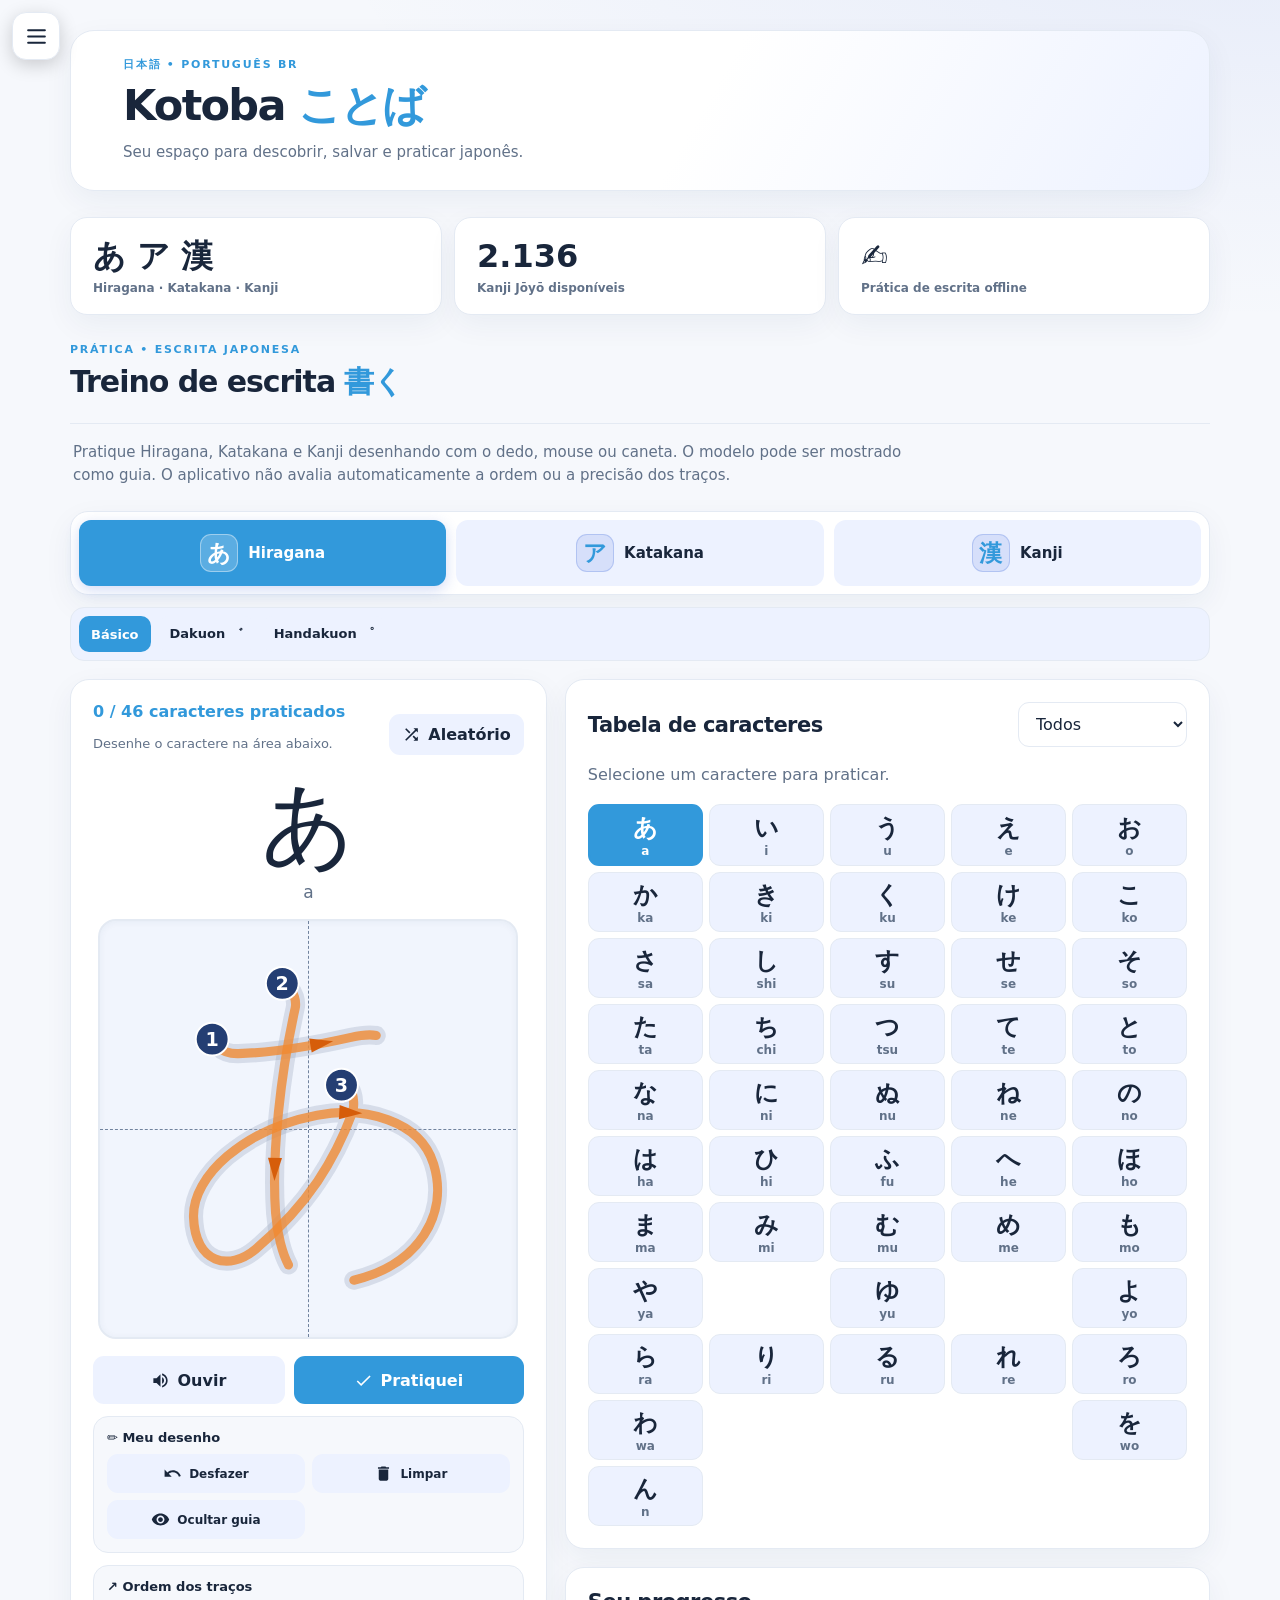
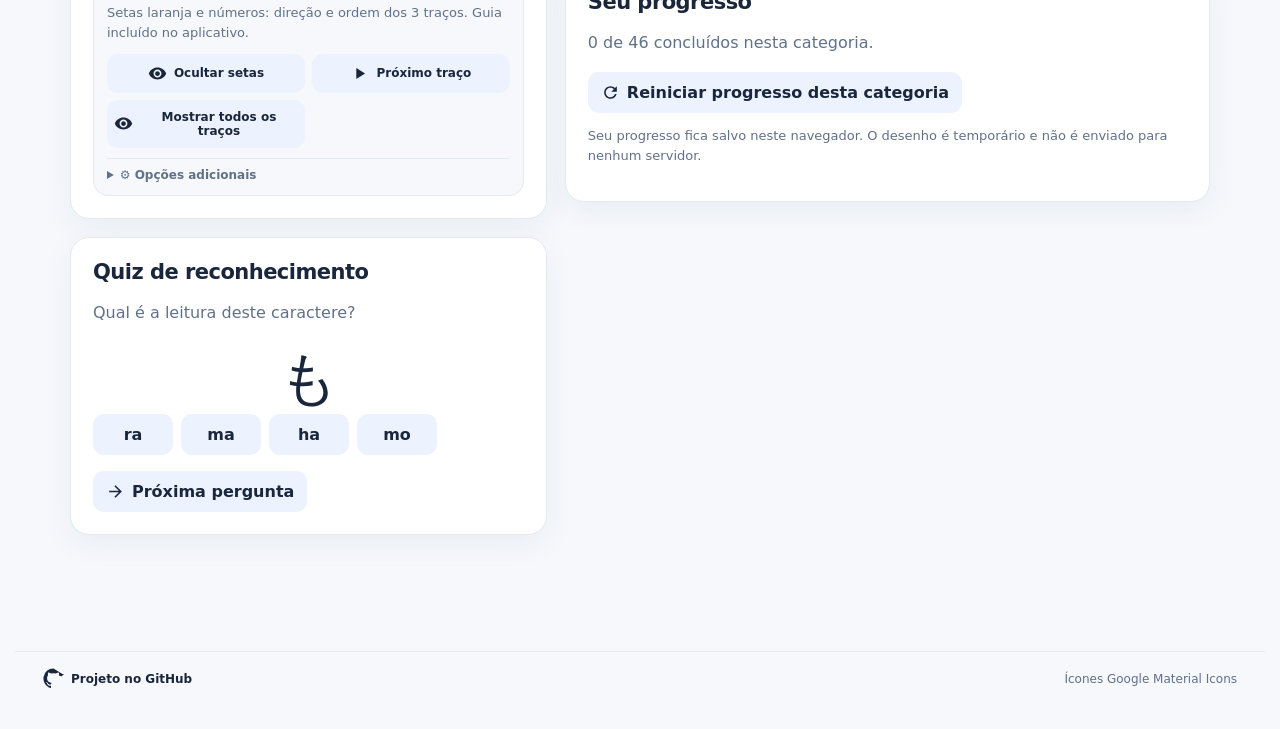
<file: pratica.html>
<!doctype html><html lang="pt-BR"><head><meta charset="utf-8"><meta name="viewport" content="width=device-width,initial-scale=1"><meta name="theme-color" content="#111c30"><title>Treino de escrita • Kotoba</title><style>
:root{font-family:system-ui,-apple-system,Segoe UI,sans-serif;--bg:#f4f7fc;--card:#fff;--ink:#182941;--muted:#61738d;--line:#dce5f2;--accent:#4564d9;--soft:#eaf0ff;--writing-surface:#f0f3fa;color-scheme:light}
:root[data-theme=dark]{--bg:#0b1322;--card:#152238;--ink:#edf3ff;--muted:#b5c3d8;--line:#33445c;--accent:#819cff;--soft:#263955;--writing-surface:#25364e;color-scheme:dark}
*{box-sizing:border-box}body{background:var(--bg);color:var(--ink);margin:0}main{max-width:1150px;margin:auto;padding:22px 16px 70px}a{color:var(--accent);text-decoration:none}h1{font-size:clamp(25px,4vw,38px);margin:12px 0}p{color:var(--muted);line-height:1.55}button,select{font:inherit;border-radius:11px;padding:11px 13px;cursor:pointer}button{border:0;background:var(--accent);color:white;font-weight:650}button.secondary{background:var(--soft);color:var(--ink)}select{border:1px solid var(--line);background:var(--card);color:var(--ink)}.header{display:flex;align-items:center;justify-content:space-between;gap:10px;flex-wrap:wrap}.layout{display:grid;grid-template-columns:minmax(0,.72fr) minmax(390px,1.28fr);gap:18px;margin-top:18px}.panel{border:1px solid var(--line);background:var(--card);border-radius:18px;padding:20px;margin-bottom:15px}.tabs,.buttons,.filters{display:flex;gap:8px;flex-wrap:wrap}.subtabs{display:flex;flex-wrap:wrap;gap:7px;margin:10px 0 2px;padding:9px;background:var(--soft);border:1px solid var(--line);border-radius:12px}.subtabs button{font-size:13px;padding:9px 12px}.subtabs[hidden]{display:none}.tabs button.active{outline:3px solid var(--accent);outline-offset:2px}.target{font-size:84px;font-weight:500;text-align:center;line-height:1.3}.subtitle{text-align:center;font-size:17px;color:var(--muted)}.grid{display:grid;grid-template-columns:repeat(5,minmax(0,1fr));justify-content:stretch;gap:6px;max-height:none;overflow:visible;margin:14px 0 0;width:100%}.grid .tile{min-width:0;width:100%}.grid .kana-empty{min-height:1px;pointer-events:none}.grid .kana-heading{grid-column:1/-1;font-size:12px;font-weight:700;color:var(--muted);margin-top:8px}.tile{background:var(--soft);color:var(--ink);padding:6px 4px;border:1px solid var(--line);font-size:24px;min-height:48px}.tile small{display:block;font-size:12px;color:var(--muted)}.tile.active{border:2px solid var(--accent)}.canvas-wrap{position:relative;max-width:420px;margin:14px auto;aspect-ratio:1;border:2px solid var(--line);border-radius:12px;overflow:hidden;background:var(--writing-surface);touch-action:none}.canvas-wrap:before,.canvas-wrap:after{content:"";position:absolute;pointer-events:none;z-index:0}.canvas-wrap:before{border-left:1px dashed #71839e;left:50%;height:100%}.canvas-wrap:after{border-top:1px dashed #71839e;top:50%;width:100%}canvas{position:relative;z-index:1;width:100%;height:100%;touch-action:none;display:block}.hint{position:absolute;inset:0;display:flex;align-items:center;justify-content:center;font-size:220px;color:rgba(90,115,155,.12);pointer-events:none;z-index:0}.progress{font-weight:700;color:var(--accent)}.quiz-option{min-width:80px}.notice{font-size:13px}.row{display:flex;align-items:center;gap:10px;flex-wrap:wrap;justify-content:space-between}@media(max-width:790px){.layout{grid-template-columns:1fr}.target{font-size:66px}}@media(max-width:480px){.grid{grid-template-columns:repeat(5,minmax(0,1fr));gap:5px}.grid .tile{padding:8px 2px}}@media(max-width:400px){.panel{padding:14px}.hint{font-size:170px}}
nav.site-nav{display:flex;flex-wrap:wrap;gap:8px;background:var(--card);border:1px solid var(--line);border-radius:14px;padding:10px;margin:12px 0 22px}nav.site-nav a{display:inline-block;padding:11px 13px;border-radius:10px;color:var(--ink);font-size:14px;font-weight:650;text-decoration:none;background:var(--soft)}nav.site-nav a.active{background:var(--accent);color:white}nav.site-nav a:focus-visible{outline:2px solid var(--accent);outline-offset:2px}@media(max-width:540px){nav.site-nav{display:grid;grid-template-columns:repeat(5,minmax(0,1fr));gap:3px;padding:5px}nav.site-nav a{padding:10px 2px;text-align:center;font-size:11px}} .stroke-overlay{position:absolute;inset:0;width:100%;height:100%;z-index:2;pointer-events:none}.stroke-help{margin:10px 0;color:var(--muted);font-size:13px}.stroke-help strong{color:var(--ink)}.practice-actions{display:grid;gap:12px;margin-top:14px}.action-primary{display:grid;grid-template-columns:1fr 1.2fr;gap:9px}.action-primary button{min-height:48px}.action-primary #done{font-size:16px}.action-group{border:1px solid var(--line);border-radius:13px;padding:11px;background:var(--card)}.action-label{font-size:13px;font-weight:750;margin-bottom:9px;color:var(--ink)}.action-grid{display:grid;grid-template-columns:repeat(2,minmax(0,1fr));gap:7px}.action-grid button{font-size:12px;padding:10px 7px;min-width:0}.stroke-help{margin:0 0 10px!important}.advanced-actions{margin-top:10px;border-top:1px solid var(--line);padding-top:9px}.advanced-actions summary{cursor:pointer;font-size:12px;color:var(--muted);font-weight:650}.advanced-actions button{margin-top:9px;font-size:12px;width:100%}@media(max-width:400px){.action-grid{grid-template-columns:1fr 1fr}.action-primary{grid-template-columns:1fr 1fr}}.stroke-background{fill:none;stroke:#94a3b8;stroke-width:5;stroke-linecap:round;stroke-linejoin:round;opacity:.30}.stroke-path{fill:none;stroke:#f18a30;stroke-width:2.4;stroke-linecap:round;stroke-linejoin:round;opacity:.78}.stroke-arrow{fill:#d65d0a}.stroke-index{fill:#243e73;stroke:white;stroke-width:.5}.stroke-num{fill:white;font-size:5px;text-anchor:middle;dominant-baseline:central;font-family:system-ui,sans-serif;font-weight:bold}.celebration{position:fixed;inset:0;z-index:10000;pointer-events:none;overflow:hidden}.confetti-piece{position:absolute;top:-12vh;width:10px;height:17px;border-radius:2px;animation:confetti-fall var(--fall) linear forwards;animation-delay:var(--delay);transform:rotate(var(--rotation))}.celebration-message{position:absolute;top:27%;left:50%;transform:translateX(-50%);width:min(90vw,430px);text-align:center;background:var(--card);color:var(--ink);border:2px solid var(--accent);border-radius:20px;padding:22px 18px;box-shadow:0 15px 60px #0006;animation:celebrate-pop .4s ease-out both}.celebration-message strong{display:block;font-size:26px;margin-bottom:8px}.celebration-message span{font-size:15px}@keyframes confetti-fall{0%{translate:0 -15vh;rotate:0deg;opacity:1}100%{translate:var(--drift) 115vh;rotate:var(--spin);opacity:0}}@keyframes celebrate-pop{from{opacity:0;transform:translateX(-50%) scale(.75)}to{opacity:1;transform:translateX(-50%) scale(1)}}@media(prefers-reduced-motion:reduce){.confetti-piece{animation-duration:.1s!important}.celebration-message{animation:none}}/* Filtro temático dos kanjis */
.kanji-categories{display:flex;align-items:center;flex-wrap:wrap;gap:10px;padding:14px 16px;margin:10px 0 16px;background:var(--card);border:1px solid var(--line);border-radius:16px}
.kanji-categories[hidden]{display:none!important}
.kanji-categories label{font-weight:700}
.kanji-categories select{width:min(100%,310px);min-height:44px;padding:10px;border:1px solid var(--line);border-radius:10px;background:var(--soft);color:var(--ink)}
.kanji-categories .notice{margin:0}

/* Rolagem interna quando a categoria possui mais de 30 kanjis */
#characters.kanji-scroll{max-height:460px;overflow-y:auto;overscroll-behavior:contain;scrollbar-width:thin;padding-right:8px;align-content:start}
#characters.kanji-scroll:focus-visible{outline:2px solid var(--accent);outline-offset:3px}
</style><link rel="stylesheet" href="./layout-compartilhado.css?v=100"><style>
/* Mesmo sistema visual da página principal Kotoba */
:root{--bg:#f6f8fc;--card:#fff;--ink:#19263b;--muted:#617188;--line:#e4eaf3;--primary:#315bd6;--accent:#315bd6;--soft:#edf2ff;--writing-surface:#f1f5fd;--shadow:0 10px 30px rgba(26,49,90,.055)}
:root[data-theme=dark]{--bg:#0d1524;--card:#16243a;--ink:#eef3ff;--muted:#adbed4;--line:#31425c;--primary:#7f9cff;--accent:#7f9cff;--soft:#263b5c;--writing-surface:#233550;--shadow:0 12px 34px rgba(0,0,0,.16)}
html{scroll-behavior:smooth}body{min-height:100vh;background:var(--bg);background-image:radial-gradient(ellipse 75% 420px at 100% -100px,rgba(86,121,222,.10),transparent)}
.practice-navigation{max-width:1180px;padding:0 20px}
.practice-navigation nav.site-nav{margin:18px 0 0;padding:8px;gap:5px;border-radius:18px;box-shadow:var(--shadow)}
.practice-navigation nav.site-nav a{flex:1;text-align:center;white-space:nowrap;border-radius:12px;padding:13px 12px}
.practice-navigation nav.site-nav a.active{background:var(--primary);color:#fff;box-shadow:0 4px 14px rgba(49,91,214,.22)}
.practice-shell{max-width:1180px;padding:30px 20px 90px}
.practice-shell .top{display:flex;align-items:center;justify-content:space-between;gap:15px;padding:26px 28px;border:1px solid var(--line);border-radius:24px;background:linear-gradient(120deg,var(--card) 55%,var(--soft));box-shadow:var(--shadow)}
.practice-shell .top h1{font-size:clamp(29px,3.5vw,43px);line-height:1.14;margin:9px 0 11px}
.practice-shell .top .eyebrow{font-size:11px;letter-spacing:.16em}
.practice-shell #theme{flex-shrink:0;border:1px solid var(--line);box-shadow:var(--shadow)}
.practice-shell>.intro{margin:17px 3px 24px;font-size:15px;max-width:850px}
.practice-shell .tabs{padding:8px;background:var(--card);border:1px solid var(--line);border-radius:18px;box-shadow:var(--shadow);gap:8px}
.practice-shell .tabs button{flex:1;min-height:47px;border-radius:12px}
.practice-shell .tabs button.active{outline:none;background:var(--primary);color:#fff;box-shadow:0 4px 14px rgba(49,91,214,.22)}
.practice-shell .subtabs{margin:12px 0 4px;padding:8px;border-radius:14px}
.practice-shell .subtabs button{border-radius:10px}
.practice-shell .layout{grid-template-columns:minmax(0,1fr) minmax(0,1fr);gap:18px;margin-top:18px}
.practice-shell .panel{border-radius:19px;padding:22px;box-shadow:var(--shadow);margin-bottom:18px}
.practice-shell .panel h2{margin-top:0;font-size:21px;letter-spacing:-.025em}
.practice-shell .target{font-size:clamp(68px,8vw,92px);line-height:1.25}
.practice-shell .canvas-wrap{border-radius:18px;border-color:var(--line);box-shadow:inset 0 1px 7px rgba(25,50,90,.05);margin:17px auto}
.practice-shell .action-group{border-radius:15px;background:var(--bg);padding:13px}
.practice-shell .action-label{font-weight:750}
.practice-shell .tile{border-radius:11px;transition:transform .16s,background-color .16s,border-color .16s}
.practice-shell .tile:hover{transform:translateY(-2px)}
.practice-shell .tile.active{background:var(--primary);color:#fff}
.practice-shell .tile.active small{color:#fff}
.practice-shell .row{gap:12px}
.practice-shell button:focus-visible,.practice-shell a:focus-visible,.practice-shell select:focus-visible{outline:3px solid var(--primary);outline-offset:2px}
.practice-shell button,.practice-shell select{transition:background-color .18s,transform .18s}
.practice-shell button:active{transform:translateY(1px)}
@media(max-width:850px){.practice-navigation{padding:0 12px}.practice-navigation nav.site-nav{display:grid;grid-template-columns:repeat(5,minmax(0,1fr));margin-top:12px;gap:4px;padding:6px}.practice-navigation nav.site-nav a{white-space:normal;font-size:11px;line-height:1.35;padding:12px 3px}.practice-shell{padding:18px 12px 70px}.practice-shell .top{padding:21px}.practice-shell .layout{grid-template-columns:1fr}}
@media(max-width:560px){.practice-shell .top{align-items:flex-start;padding:20px 17px;gap:10px}.practice-shell .top h1{font-size:27px}.practice-shell #theme{font-size:12px;padding:10px 9px}.practice-shell>.intro{font-size:13px}.practice-shell .panel{padding:15px}.practice-shell .tabs{gap:5px;padding:5px}.practice-shell .tabs button{font-size:12px;padding:10px 6px}.practice-shell .target{font-size:72px}.practice-shell .action-grid button{font-size:12px}}
@media(prefers-reduced-motion:reduce){html{scroll-behavior:auto}.practice-shell button,.practice-shell select,.practice-shell .tile{transition:none}}
</style><style id="kotoba-layout-unificado">
/* Mesma estrutura visual real da página inicial */
:root{--bg:#f6f8fc;--card:#fff;--ink:#19263b;--muted:#617188;--line:#e4eaf3;--primary:#315bd6;--accent:#315bd6;--soft:#edf2ff;--shadow:0 10px 30px rgba(26,49,90,.055)}
:root[data-theme=dark]{--bg:#0d1524;--card:#16243a;--ink:#eef3ff;--muted:#adbed4;--line:#31425c;--primary:#7f9cff;--accent:#7f9cff;--soft:#263b5c;--shadow:0 12px 34px rgba(0,0,0,.16)}
body{background:var(--bg);background-image:radial-gradient(ellipse 75% 420px at 100% -100px,rgba(86,121,222,.10),transparent);min-height:100vh}
.practice-navigation{max-width:1180px!important;padding:0 20px!important}
.practice-navigation nav.site-nav{display:flex;gap:5px;margin:18px 0 0!important;padding:8px!important;border-radius:18px;box-shadow:var(--shadow)}
.practice-navigation nav.site-nav a{flex:1;display:inline-flex;align-items:center;justify-content:center;gap:7px;white-space:nowrap;border-radius:12px;padding:13px 12px!important}
.practice-navigation nav.site-nav a.active{box-shadow:0 4px 14px rgba(49,91,214,.22)}
.practice-shell{max-width:1180px!important;padding:30px 20px 90px!important}
.practice-shell .top{padding:26px 28px;border:1px solid var(--line);border-radius:24px;background:linear-gradient(120deg,var(--card) 55%,var(--soft));box-shadow:var(--shadow);margin-bottom:26px}
.practice-shell .top h1{font-size:clamp(29px,3.5vw,43px);line-height:1.14;margin:9px 0 11px}
.practice-shell .top p{font-size:15px;margin:0}
.practice-shell .eyebrow{font-size:11px;letter-spacing:.16em}
.practice-shell #theme{flex-shrink:0;border:1px solid var(--line);box-shadow:var(--shadow)}
.practice-shell .practice-section-heading{border-bottom:1px solid var(--line);padding:0 0 14px;margin-bottom:16px}
.practice-shell .practice-section-heading h2{font-size:clamp(23px,3vw,30px)}
.practice-shell .tabs{box-shadow:var(--shadow);margin-top:18px}
.practice-shell .panel{box-shadow:var(--shadow);border-radius:19px}
.practice-shell .layout{grid-template-columns:minmax(0,.85fr) minmax(0,1.15fr)}
@media(max-width:850px){.practice-navigation{padding:0 12px!important}.practice-navigation nav.site-nav{display:grid;grid-template-columns:repeat(5,minmax(0,1fr));margin:12px 0 0!important;gap:4px;padding:6px!important}.practice-navigation nav.site-nav a{white-space:normal;font-size:11px;line-height:1.35;padding:12px 3px!important;flex-direction:column;gap:4px}.practice-shell{padding:18px 12px 70px!important}.practice-shell .top{padding:21px}.practice-shell .layout{grid-template-columns:minmax(0,1fr)}}
@media(max-width:560px){.practice-shell .top{align-items:flex-start;gap:10px;padding:20px 17px}.practice-shell .top h1{font-size:27px}.practice-shell .top p{font-size:13px}.practice-shell #theme{font-size:12px;padding:10px 9px}.practice-shell .tabs{grid-template-columns:repeat(3,minmax(0,1fr))}}
</style><style id="kotoba-script-icons">.practice-shell .tabs{display:grid;grid-template-columns:repeat(3,minmax(0,1fr));gap:10px}.practice-shell .tabs button{display:flex;align-items:center;justify-content:center;gap:10px;min-height:66px;font-size:15px;font-weight:750}.practice-shell .tabs .script-icon{display:inline-grid;place-items:center;width:38px;height:38px;flex:none;border-radius:11px;background:rgba(49,91,214,.12);border:1px solid rgba(49,91,214,.22);color:var(--primary);font-size:23px;font-weight:800;line-height:1}.practice-shell .tabs button.active .script-icon{background:rgba(255,255,255,.2);border-color:rgba(255,255,255,.4);color:#fff}@media(max-width:560px){.practice-shell .tabs{gap:6px}.practice-shell .tabs button{flex-direction:column;gap:5px;min-height:77px;font-size:12px;padding:8px 3px}.practice-shell .tabs .script-icon{width:32px;height:32px;font-size:20px}}</style><style id="kotoba-kanji-category-icons">.kanji-categories{display:grid!important;grid-template-columns:1fr auto;gap:10px 14px!important}.kanji-categories label{align-self:center}.kanji-categories select{justify-self:end}.kanji-categories .notice{grid-column:1/-1}.kanji-category-tiles{grid-column:1/-1;display:grid;grid-template-columns:repeat(auto-fit,minmax(132px,1fr));gap:9px;max-height:310px;overflow-y:auto;padding:4px;scrollbar-width:thin}.kanji-category-tile{display:flex;align-items:center;gap:9px;min-height:58px;padding:9px!important;border:1px solid var(--line)!important;border-radius:13px!important;background:var(--soft)!important;color:var(--ink)!important;text-align:left;font-size:12px!important;line-height:1.3}.kanji-category-symbol{display:grid;place-items:center;flex:0 0 38px;width:38px;height:38px;border-radius:11px;background:rgba(49,91,214,.12);border:1px solid rgba(49,91,214,.22);color:var(--primary);font-size:22px;font-weight:800}.kanji-category-tile.active{background:var(--primary)!important;color:#fff!important;border-color:var(--primary)!important}.kanji-category-tile.active .kanji-category-symbol{background:rgba(255,255,255,.2);border-color:rgba(255,255,255,.4);color:#fff}.kanji-category-tile:focus-visible{outline:3px solid var(--primary);outline-offset:2px}@media(max-width:560px){.kanji-categories{grid-template-columns:1fr}.kanji-categories select{justify-self:stretch;width:100%!important}.kanji-category-tiles{grid-template-columns:repeat(2,minmax(0,1fr));max-height:280px}.kanji-category-tile{font-size:11px!important}.kanji-category-symbol{flex-basis:32px;width:32px;height:32px;font-size:19px}}</style><style id="kotoba-hide-legacy-kanji-select">#kanjiCategory{display:none!important}.kanji-categories{grid-template-columns:1fr!important}</style><style id="kotoba-cute-kanji-icons">.kanji-category-tiles{gap:11px!important}.kanji-category-tile{min-height:72px!important;border-radius:17px!important;padding:11px!important;gap:11px!important;transition:transform .16s ease,box-shadow .16s ease,background .16s ease!important}.kanji-category-tile:hover{transform:translateY(-2px);box-shadow:0 6px 16px rgba(0,0,0,.13)}.kanji-category-symbol{width:46px!important;height:46px!important;flex:0 0 46px!important;border-radius:15px!important;background:linear-gradient(145deg,#fff6e8,#ffe1ed)!important;border:1px solid rgba(255,255,255,.6)!important;color:inherit!important;font-family:"Apple Color Emoji","Segoe UI Emoji","Noto Color Emoji",sans-serif!important;font-size:27px!important;font-weight:400!important;line-height:1!important;box-shadow:0 2px 7px rgba(0,0,0,.08)}.kanji-category-tile:nth-child(4n+2) .kanji-category-symbol{background:linear-gradient(145deg,#e6f8ff,#e7e7ff)!important}.kanji-category-tile:nth-child(4n+3) .kanji-category-symbol{background:linear-gradient(145deg,#fff5d9,#e7f9df)!important}.kanji-category-tile:nth-child(4n+4) .kanji-category-symbol{background:linear-gradient(145deg,#ffe5f4,#f1e8ff)!important}.kanji-category-name{font-size:12px;font-weight:750;line-height:1.35}.kanji-category-tile.active{box-shadow:0 5px 16px rgba(49,91,214,.24)}@media(max-width:560px){.kanji-category-tiles{gap:8px!important}.kanji-category-tile{min-height:67px!important;padding:8px!important;gap:8px!important}.kanji-category-symbol{width:39px!important;height:39px!important;flex-basis:39px!important;font-size:23px!important}.kanji-category-name{font-size:11px}}</style><style id="kotoba-minimal-kanji-icons">.kanji-category-tiles{gap:9px!important}.kanji-category-tile{min-height:62px!important;border:1px solid var(--line)!important;border-radius:12px!important;padding:10px 12px!important;gap:10px!important;background:var(--card)!important;box-shadow:none!important;transition:border-color .15s,background .15s!important}.kanji-category-tile:hover{transform:none!important;border-color:var(--primary)!important;background:var(--soft)!important}.kanji-category-symbol,.kanji-category-tile:nth-child(n) .kanji-category-symbol{position:relative;display:grid;place-items:center;width:38px!important;height:38px!important;flex:0 0 38px!important;border-radius:10px!important;background:var(--soft)!important;border:1px solid var(--line)!important;color:var(--primary)!important;box-shadow:none!important;font-size:initial!important}.kanji-category-symbol svg{width:21px;height:21px}.kanji-category-number{position:absolute;bottom:0;right:1px;background:var(--soft);font-size:9px;font-weight:800;line-height:1.2;color:var(--primary)}.kanji-category-name{font-size:12px;font-weight:650;line-height:1.35}.kanji-category-tile.active{background:var(--soft)!important;color:var(--ink)!important;border:1.5px solid var(--primary)!important;box-shadow:none!important}.kanji-category-tile.active .kanji-category-symbol{background:var(--primary)!important;color:#fff!important;border-color:var(--primary)!important}.kanji-category-tile.active .kanji-category-number{background:var(--primary);color:#fff}@media(max-width:560px){.kanji-category-tile{min-height:58px!important;padding:8px!important}.kanji-category-symbol,.kanji-category-tile:nth-child(n) .kanji-category-symbol{width:34px!important;height:34px!important;flex-basis:34px!important}.kanji-category-symbol svg{width:19px;height:19px}}</style><style id="kotoba-category-select-v65">#kanjiCategories.kanji-categories{display:flex!important;align-items:center!important;flex-wrap:wrap!important;gap:10px 14px!important;padding:16px 18px!important;border:1px solid var(--line)!important;border-radius:14px!important;background:var(--card)!important}#kanjiCategories[hidden]{display:none!important}#kanjiCategories label{font-size:13px;font-weight:700;color:var(--ink)}#kanjiCategory{display:block!important;flex:1 1 260px;max-width:440px;width:100%;min-height:46px;padding:10px 14px!important;border:1px solid var(--line)!important;border-radius:11px!important;background:var(--soft)!important;color:var(--ink)!important;font-weight:600;cursor:pointer}#kanjiCategory:focus-visible{outline:2px solid var(--primary);outline-offset:2px}#kanjiCategoryCount{font-size:12px;color:var(--muted);margin:0}@media(max-width:600px){#kanjiCategories.kanji-categories{display:grid!important;grid-template-columns:minmax(0,1fr)!important}#kanjiCategory{max-width:none}}</style><style id="kotoba-restore-tiles-v66">#kanjiCategory{display:none!important}#kanjiCategories.kanji-categories{display:grid!important;grid-template-columns:1fr!important;gap:10px!important;padding:14px 16px!important}#kanjiCategories[hidden]{display:none!important}#kanjiCategoryTiles{display:grid!important;grid-template-columns:repeat(auto-fit,minmax(132px,1fr));gap:9px;max-height:310px;overflow-y:auto;padding:4px;scrollbar-width:thin}.kanji-category-tile{display:flex;align-items:center;gap:10px;min-height:62px!important;border:1px solid var(--line)!important;border-radius:12px!important;padding:10px 12px!important;background:var(--card)!important;color:var(--ink)!important;text-align:left;box-shadow:none!important;transition:border-color .15s,background .15s!important}.kanji-category-tile:hover{transform:none!important;border-color:var(--primary)!important;background:var(--soft)!important}.kanji-category-symbol,.kanji-category-tile:nth-child(n) .kanji-category-symbol{position:relative;display:grid;place-items:center;width:38px!important;height:38px!important;flex:0 0 38px!important;border-radius:10px!important;background:var(--soft)!important;border:1px solid var(--line)!important;color:var(--primary)!important;box-shadow:none!important;font-size:initial!important}.kanji-category-symbol svg{width:21px;height:21px}.kanji-category-number{position:absolute;bottom:0;right:1px;background:var(--soft);font-size:9px;font-weight:800;color:var(--primary)}.kanji-category-name{font-size:12px;font-weight:650;line-height:1.35}.kanji-category-tile.active{background:var(--soft)!important;color:var(--ink)!important;border:1.5px solid var(--primary)!important;box-shadow:none!important}.kanji-category-tile.active .kanji-category-symbol{background:var(--primary)!important;color:#fff!important;border-color:var(--primary)!important}.kanji-category-tile.active .kanji-category-number{background:var(--primary);color:#fff}@media(max-width:560px){#kanjiCategoryTiles{grid-template-columns:repeat(2,minmax(0,1fr));max-height:280px}.kanji-category-tile{min-height:58px!important;padding:8px!important}.kanji-category-symbol,.kanji-category-tile:nth-child(n) .kanji-category-symbol{width:34px!important;height:34px!important;flex-basis:34px!important}.kanji-category-symbol svg{width:19px;height:19px}}</style><style id="kotoba-swipe-navigation-v76">body.kotoba-nav-open{overflow:hidden}body>aside.kotoba-swipe-drawer{position:fixed!important;inset:0 auto 0 0!important;width:min(310px,86vw)!important;max-width:none!important;height:100dvh!important;margin:0!important;padding:22px 16px!important;overflow-y:auto!important;background:var(--card)!important;color:var(--ink)!important;border-right:1px solid var(--line)!important;box-shadow:10px 0 30px rgba(0,0,0,.2)!important;z-index:3102!important;transform:translateX(-105%);visibility:hidden;transition:transform .2s ease,visibility .2s}body.kotoba-nav-open>aside.kotoba-swipe-drawer{transform:translateX(0);visibility:visible}body>aside.kotoba-swipe-drawer h2{display:block!important;position:static!important;width:auto!important;height:auto!important;clip:auto!important;overflow:visible!important;white-space:normal!important;margin:0 0 20px!important;color:var(--ink)!important;font-size:22px!important}body>aside.kotoba-swipe-drawer nav{display:flex!important;flex-direction:column!important;flex-wrap:nowrap!important;gap:8px!important;margin:0!important;padding:0!important;background:transparent!important;border:0!important}body>aside.kotoba-swipe-drawer nav button{display:block!important;width:100%!important;min-height:47px!important;text-align:left!important;padding:12px 14px!important;border-radius:11px!important}.kotoba-swipe-trigger{position:fixed;left:14px;top:calc(env(safe-area-inset-top) + 16px);z-index:3100;width:48px;height:48px;min-width:48px;padding:11px!important;display:grid;place-items:center;border:1px solid var(--line)!important;border-radius:14px!important;background:var(--card)!important;color:var(--ink)!important;box-shadow:0 5px 18px rgba(0,0,0,.18);opacity:0;visibility:hidden;transform:translateX(-16px);transition:opacity .16s,transform .16s,visibility .16s}.kotoba-swipe-trigger.kotoba-visible{opacity:1;visibility:visible;transform:none}.kotoba-swipe-trigger svg{width:25px;height:25px}.kotoba-swipe-overlay{position:fixed;inset:0;z-index:3101;background:rgba(4,10,24,.48);opacity:0;visibility:hidden;transition:opacity .2s,visibility .2s}body.kotoba-nav-open .kotoba-swipe-overlay{opacity:1;visibility:visible}@media(prefers-reduced-motion:reduce){.kotoba-swipe-trigger,.kotoba-swipe-overlay,body>aside.kotoba-swipe-drawer{transition:none!important}}</style><style id="kotoba-swipe-fix-v77">#kotobaSwipeTrigger{opacity:1!important;visibility:visible!important;transform:none!important;display:grid!important;position:fixed!important;top:calc(env(safe-area-inset-top) + 12px)!important;left:12px!important;z-index:3200!important;background:var(--card)!important;color:var(--ink)!important;border:1px solid var(--line)!important}body.kotoba-nav-open #kotobaSwipeTrigger{opacity:0!important;visibility:hidden!important;pointer-events:none!important}body>aside.kotoba-swipe-drawer{z-index:3202!important}#kotobaSwipeOverlay{z-index:3201!important}body>.shell .top,body>main.shell .top{padding-left:52px!important}@media(max-width:540px){body>.shell .top,body>main.shell .top{padding-left:48px!important}}</style><style id="kotoba-swipe-v78">#kotobaSwipeClose{display:flex!important;align-items:center;justify-content:center;gap:8px;margin:0 0 18px auto!important;padding:10px 14px!important;min-height:44px;border:1px solid var(--line)!important;border-radius:12px;background:var(--soft)!important;color:var(--ink)!important;font-size:15px;font-weight:700;cursor:pointer}#kotobaSwipeClose:focus-visible{outline:3px solid var(--primary);outline-offset:2px}body>aside.kotoba-swipe-drawer{padding-top:calc(env(safe-area-inset-top) + 16px)!important}</style><style id="kotoba-settings-v79">#kotobaSwipeClose{width:44px!important;min-width:44px!important;height:44px!important;padding:0!important;font-size:24px!important;line-height:1!important}.kotoba-settings{width:100%;margin:0}.kotoba-settings>summary{list-style:none;display:flex;align-items:center;justify-content:space-between;gap:8px;min-height:47px;padding:12px 14px;border-radius:11px;background:var(--soft);color:var(--ink);font-weight:650;font-size:14px;cursor:pointer}.kotoba-settings>summary::-webkit-details-marker{display:none}.kotoba-settings>summary:focus-visible{outline:2px solid var(--primary);outline-offset:2px}.kotoba-settings-chevron{transition:transform .2s}.kotoba-settings[open] .kotoba-settings-chevron{transform:rotate(180deg)}.kotoba-settings-options{display:flex;flex-direction:column;gap:8px;padding:8px 0 0 14px}.kotoba-settings-options button{width:100%!important;text-align:left!important;min-height:44px!important}@media(max-width:850px){body>aside.kotoba-swipe-drawer .kotoba-settings>summary{font-size:14px!important}}</style><style id="kotoba-theme-v81">#theme.kotoba-theme-switch{font-size:0!important;line-height:0!important}#theme.kotoba-theme-switch::before{line-height:1!important}#theme.kotoba-theme-switch::after{line-height:1!important}:root[data-theme=dark] body{background-color:#202635!important;background-image:none!important}:root[data-theme=dark] .kotoba-swipe-drawer{background:#293447!important}</style><style id="kotoba-theme-v87">:root[data-theme=dark]{--bg:#202635;--card:#293447;--ink:#f5f8ff;--muted:#c0cee0;--line:#485b72;--primary:#68b8ef;--accent:#68b8ef;--soft:#35465d;--writing-surface:#303e52}:root[data-theme=light]{--primary:#3299db;--accent:#3299db}.kotoba-settings-options .kotoba-settings-theme{display:grid!important;grid-template-columns:minmax(0,1fr) 96px!important;align-items:center!important;gap:8px!important;width:100%!important;box-sizing:border-box!important;padding:12px 2px!important}.kotoba-settings-theme>span{font-size:13px!important;font-weight:650!important;line-height:1.35!important;white-space:normal!important;min-width:0!important}.kotoba-settings-options #theme.kotoba-theme-switch{all:unset!important;appearance:none!important;-webkit-appearance:none!important;display:block!important;position:relative!important;justify-self:end!important;box-sizing:border-box!important;width:96px!important;height:48px!important;min-width:96px!important;max-width:96px!important;min-height:48px!important;max-height:48px!important;margin:0!important;padding:0!important;border:2px solid #a8c1d5!important;border-radius:999px!important;overflow:hidden!important;background:linear-gradient(145deg,#65b8ef,#a5def9)!important;box-shadow:inset 0 2px 5px rgba(0,0,0,.15)!important;cursor:pointer!important;font-size:0!important;line-height:0!important;color:transparent!important;text-indent:-9999px!important;-webkit-tap-highlight-color:transparent!important}.kotoba-settings-options #theme.kotoba-theme-switch::before{content:""!important;display:block!important;position:absolute!important;z-index:2!important;top:4px!important;left:4px!important;right:auto!important;bottom:auto!important;width:36px!important;height:36px!important;box-sizing:border-box!important;border:0!important;border-radius:50%!important;background:#ffdb3e!important;box-shadow:0 2px 6px rgba(0,0,0,.2)!important;transform:none!important;transition:left .2s ease,background .2s ease!important}.kotoba-settings-options #theme.kotoba-theme-switch::after{content:""!important;display:block!important;position:absolute!important;z-index:1!important;top:16px!important;right:5px!important;left:auto!important;bottom:auto!important;width:34px!important;height:19px!important;background:radial-gradient(circle at 12px 12px,#f4fbff 0 8px,transparent 8.5px),radial-gradient(circle at 21px 7px,#f4fbff 0 8px,transparent 8.5px),radial-gradient(circle at 29px 13px,#f4fbff 0 7px,transparent 7.5px)!important;transform:none!important;opacity:1!important;font-size:0!important}:root[data-theme=dark] .kotoba-settings-options #theme.kotoba-theme-switch{background:linear-gradient(145deg,#121929,#26364c)!important;border-color:#a4bcd5!important}:root[data-theme=dark] .kotoba-settings-options #theme.kotoba-theme-switch::before{left:calc(100% - 40px)!important;right:auto!important;transform:none!important;background:radial-gradient(circle at 12px 11px,#c4d0e0 0 3px,transparent 3.5px),radial-gradient(circle at 24px 22px,#c4d0e0 0 4px,transparent 4.5px),#e8edf5!important}:root[data-theme=dark] .kotoba-settings-options #theme.kotoba-theme-switch::after{top:10px!important;left:9px!important;right:auto!important;width:34px!important;height:26px!important;background:radial-gradient(circle at 5px 5px,#fff 0 2px,transparent 2.5px),radial-gradient(circle at 25px 8px,#fff 0 1.5px,transparent 2px),radial-gradient(circle at 13px 20px,#fff 0 1.5px,transparent 2px),radial-gradient(circle at 31px 23px,#fff 0 1px,transparent 1.5px)!important}.kotoba-settings-options #theme.kotoba-theme-switch:focus-visible{outline:3px solid var(--primary)!important;outline-offset:3px!important}</style><style id="kotoba-cloudscape-v89">
:root:not([data-theme=dark]) .kotoba-settings-options #theme.kotoba-theme-switch{
 background:radial-gradient(circle at 24px 24px,rgba(255,237,151,.38) 0 23px,transparent 31px),repeating-conic-gradient(from 0deg at 24px 24px,rgba(255,248,200,.17) 0deg 9deg,transparent 9deg 38deg),linear-gradient(150deg,#42a8e7 0%,#8dd0f5 65%,#c2e9ff 100%)!important
}
:root:not([data-theme=dark]) .kotoba-settings-options #theme.kotoba-theme-switch::before{
 background:#ffda35!important;box-shadow:0 0 0 2px rgba(255,245,181,.42),0 0 11px 4px rgba(255,229,99,.28),0 2px 5px rgba(0,0,0,.2)!important
}
:root:not([data-theme=dark]) .kotoba-settings-options #theme.kotoba-theme-switch::after{
 content:""!important;display:block!important;position:absolute!important;z-index:1!important;
 top:auto!important;bottom:0!important;left:auto!important;right:0!important;
 width:59px!important;height:38px!important;opacity:1!important;
 background:
 radial-gradient(ellipse 14px 11px at 10px 34px,#f7fcff 99%,transparent 100%),
 radial-gradient(ellipse 14px 13px at 24px 32px,#f4faff 99%,transparent 100%),
 radial-gradient(ellipse 16px 14px at 39px 31px,#e8f5ff 99%,transparent 100%),
 radial-gradient(ellipse 15px 15px at 55px 27px,#d9efff 99%,transparent 100%),
 radial-gradient(ellipse 12px 11px at 16px 25px,#e6f5ff 99%,transparent 100%),
 radial-gradient(ellipse 14px 13px at 33px 22px,#d7edff 99%,transparent 100%),
 radial-gradient(ellipse 15px 16px at 52px 17px,#c5e5fc 99%,transparent 100%)!important;
 transform:none!important
}
</style><style id="kotoba-cloudscape-v90">
:root:not([data-theme=dark]) .kotoba-settings-options #theme.kotoba-theme-switch{
 background:
 radial-gradient(circle at 24px 24px,rgba(255,237,151,.32) 0 23px,transparent 31px),
 repeating-conic-gradient(from 0deg at 24px 24px,rgba(255,248,200,.13) 0deg 9deg,transparent 9deg 38deg),
 radial-gradient(ellipse 13px 9px at 5px 36px,#eaf7ff 97%,transparent 100%),
 radial-gradient(ellipse 14px 10px at 16px 39px,#f5fbff 97%,transparent 100%),
 radial-gradient(ellipse 12px 8px at 10px 17px,rgba(233,248,255,.78) 97%,transparent 100%),
 radial-gradient(ellipse 11px 7px at 30px 8px,rgba(237,250,255,.66) 97%,transparent 100%),
 radial-gradient(ellipse 14px 10px at 39px 37px,#f5fbff 97%,transparent 100%),
 radial-gradient(ellipse 13px 9px at 53px 34px,#e8f6ff 97%,transparent 100%),
 radial-gradient(ellipse 15px 11px at 68px 31px,#d8efff 97%,transparent 100%),
 radial-gradient(ellipse 13px 9px at 84px 26px,#cce9fd 97%,transparent 100%),
 linear-gradient(150deg,#42a8e7 0%,#8dd0f5 65%,#c2e9ff 100%)!important
}
:root:not([data-theme=dark]) .kotoba-settings-options #theme.kotoba-theme-switch::after{
 background:
 radial-gradient(ellipse 14px 11px at 10px 34px,#f7fcff 99%,transparent 100%),
 radial-gradient(ellipse 14px 13px at 24px 32px,#f4faff 99%,transparent 100%),
 radial-gradient(ellipse 16px 14px at 39px 31px,#e8f5ff 99%,transparent 100%),
 radial-gradient(ellipse 15px 15px at 55px 27px,#d9efff 99%,transparent 100%),
 radial-gradient(ellipse 12px 11px at 16px 25px,#e6f5ff 99%,transparent 100%),
 radial-gradient(ellipse 14px 13px at 33px 22px,#d7edff 99%,transparent 100%),
 radial-gradient(ellipse 15px 16px at 52px 17px,#c5e5fc 99%,transparent 100%)!important
}
</style><style id="kotoba-clouds-v91">:root:not([data-theme=dark]) .kotoba-settings-options #theme.kotoba-theme-switch{background:radial-gradient(circle at 24px 24px,rgba(255,237,151,.32) 0 23px,transparent 31px),repeating-conic-gradient(from 0deg at 24px 24px,rgba(255,248,200,.13) 0deg 9deg,transparent 9deg 38deg),radial-gradient(ellipse 13px 9px at 5px 36px,#eaf7ff 97%,transparent 100%),radial-gradient(ellipse 14px 10px at 16px 39px,#f5fbff 97%,transparent 100%),radial-gradient(ellipse 14px 10px at 39px 37px,#f5fbff 97%,transparent 100%),radial-gradient(ellipse 13px 9px at 53px 34px,#e8f6ff 97%,transparent 100%),radial-gradient(ellipse 15px 11px at 68px 31px,#d8efff 97%,transparent 100%),radial-gradient(ellipse 13px 9px at 84px 26px,#cce9fd 97%,transparent 100%),linear-gradient(150deg,#42a8e7 0%,#8dd0f5 65%,#c2e9ff 100%)!important}</style><style id="kotoba-moonlight-v92">
:root[data-theme=dark] .kotoba-settings-options #theme.kotoba-theme-switch{
 background:
 radial-gradient(circle at 73px 23px,rgba(220,232,255,.22) 0 23px,rgba(220,232,255,.10) 29px,transparent 42px),
 radial-gradient(circle at 68px 23px,rgba(183,207,248,.10) 0 36px,transparent 45px),
 linear-gradient(145deg,#101521,#1c293d 65%,#2d3c54)!important;
}
:root[data-theme=dark] .kotoba-settings-options #theme.kotoba-theme-switch::before{
 background:
 radial-gradient(circle at 12px 11px,#b3bfd2 0 3px,transparent 3.6px),
 radial-gradient(circle at 24px 23px,#b3bfd2 0 4.2px,transparent 4.8px),
 radial-gradient(circle at 25px 9px,#b8c5d7 0 2px,transparent 2.6px),
 #e6edf7!important;
 box-shadow:0 0 0 2px rgba(230,240,255,.16),0 0 10px 4px rgba(202,221,255,.20),0 0 20px 8px rgba(199,217,255,.10),0 2px 5px rgba(0,0,0,.22)!important;
}
:root[data-theme=dark] .kotoba-settings-options #theme.kotoba-theme-switch::after{
 content:""!important;display:block!important;position:absolute!important;z-index:1!important;
 top:6px!important;left:6px!important;right:auto!important;bottom:auto!important;
 width:44px!important;height:34px!important;opacity:1!important;transform:none!important;
 background:
 linear-gradient(#fff,#fff) 8px 3px/1px 10px no-repeat,
 linear-gradient(90deg,#fff,#fff) 4px 7px/9px 1px no-repeat,
 linear-gradient(#eaf2ff,#eaf2ff) 33px 12px/1px 8px no-repeat,
 linear-gradient(90deg,#eaf2ff,#eaf2ff) 30px 15px/7px 1px no-repeat,
 radial-gradient(circle at 24px 4px,#fff 0 1px,transparent 1.5px),
 radial-gradient(circle at 4px 24px,#fff 0 1px,transparent 1.5px),
 radial-gradient(circle at 19px 26px,#dce8ff 0 1px,transparent 1.5px),
 radial-gradient(circle at 40px 30px,#fff 0 1px,transparent 1.5px),
 radial-gradient(circle at 26px 18px,#fff 0 .8px,transparent 1.3px)!important;
}
</style><style id="kotoba-stars-v93">:root[data-theme=dark] .kotoba-settings-options #theme.kotoba-theme-switch::after{content:""!important;display:block!important;position:absolute!important;z-index:1!important;top:6px!important;left:5px!important;right:auto!important;bottom:auto!important;width:48px!important;height:34px!important;opacity:1!important;background-image:url("data:image/svg+xml,%3Csvg%20xmlns%3D%22http%3A%2F%2Fwww.w3.org%2F2000%2Fsvg%22%20width%3D%2248%22%20height%3D%2234%22%20viewBox%3D%220%200%2048%2034%22%3E%3Cg%20fill%3D%22%23fff%22%3E%3Cpath%20d%3D%22M10%201%20C10.6%206.2%2012%207.5%2017%208.3%20C12%209.1%2010.6%2010.5%2010%2016%20C9.4%2010.5%208%209.1%203%208.3%20C8%207.5%209.4%206.2%2010%201Z%22%2F%3E%3Cpath%20d%3D%22M36%205%20C36.5%209%2037.6%2010.3%2041.5%2011%20C37.6%2011.7%2036.5%2013%2036%2017%20C35.5%2013%2034.4%2011.7%2030.5%2011%20C34.4%2010.3%2035.5%209%2036%205Z%22%2F%3E%3Cpath%20d%3D%22M24%2023%20C24.4%2025.5%2025.2%2026.3%2027.5%2026.8%20C25.2%2027.3%2024.4%2028.1%2024%2030.6%20C23.6%2028.1%2022.8%2027.3%2020.5%2026.8%20C22.8%2026.3%2023.6%2025.5%2024%2023Z%22%2F%3E%3C%2Fg%3E%3Cg%20fill%3D%22%23dceaff%22%3E%3Ccircle%20cx%3D%223%22%20cy%3D%2225%22%20r%3D%221%22%2F%3E%3Ccircle%20cx%3D%2218%22%20cy%3D%2219%22%20r%3D%22.8%22%2F%3E%3Ccircle%20cx%3D%2244%22%20cy%3D%2225%22%20r%3D%221%22%2F%3E%3Ccircle%20cx%3D%2227%22%20cy%3D%223%22%20r%3D%22.8%22%2F%3E%3C%2Fg%3E%3C%2Fsvg%3E")!important;background-position:center!important;background-size:48px 34px!important;background-repeat:no-repeat!important;transform:none!important}</style><style id="kotoba-menu-spacing-v94">body>aside.kotoba-swipe-drawer nav>button:not(#theme),body>aside.kotoba-swipe-drawer .kotoba-settings-options>button{display:flex!important;align-items:center!important;gap:12px!important;white-space:nowrap!important}body>aside.kotoba-swipe-drawer .kotoba-menu-emoji{display:inline-flex!important;align-items:center!important;justify-content:center!important;flex:0 0 24px!important;width:24px!important;line-height:1!important;font-size:19px!important}body>aside.kotoba-swipe-drawer .kotoba-menu-label{display:inline-block!important;min-width:0!important}body>aside.kotoba-swipe-drawer .kotoba-settings>summary{display:flex!important;align-items:center!important;gap:12px!important}body>aside.kotoba-swipe-drawer .kotoba-settings>summary .kotoba-settings-chevron{margin-left:auto!important}body>aside.kotoba-swipe-drawer .kotoba-settings-options .kotoba-settings-theme{grid-template-columns:minmax(0,1fr) 96px!important;gap:5px!important}body>aside.kotoba-swipe-drawer .kotoba-settings-theme>span{padding-left:50px!important;box-sizing:border-box!important;font-size:13px!important;line-height:1.3!important}body>aside.kotoba-swipe-drawer .kotoba-settings-options>button{padding-left:14px!important}</style><style id="kotoba-menu-clean-v95">body>aside.kotoba-swipe-drawer nav>button:not(#theme),body>aside.kotoba-swipe-drawer .kotoba-settings-options>button,body>aside.kotoba-swipe-drawer .kotoba-settings>summary{gap:0!important}body>aside.kotoba-swipe-drawer .kotoba-settings-theme>span{padding-left:14px!important}body>aside.kotoba-swipe-drawer .kotoba-menu-label{margin:0!important}</style><style id="kotoba-menu-align-v96">body>aside.kotoba-swipe-drawer nav>button:not(#theme){display:flex!important;align-items:center!important;justify-content:flex-start!important;text-align:left!important;padding-left:30px!important;padding-right:12px!important}body>aside.kotoba-swipe-drawer .kotoba-settings>summary{display:flex!important;align-items:center!important;justify-content:flex-start!important;text-align:left!important;padding-left:30px!important;padding-right:12px!important}body>aside.kotoba-swipe-drawer .kotoba-settings-options>button{display:flex!important;align-items:center!important;justify-content:flex-start!important;text-align:left!important;padding-left:16px!important;padding-right:10px!important}body>aside.kotoba-swipe-drawer .kotoba-settings-theme>span{padding-left:16px!important;text-align:left!important}body>aside.kotoba-swipe-drawer .kotoba-menu-label{display:inline-block!important;text-align:left!important;margin:0!important}body>aside.kotoba-swipe-drawer .kotoba-settings-chevron{margin-left:auto!important}</style><style id="kotoba-account-gap-v97">body>aside.kotoba-swipe-drawer .kotoba-settings-options>button[data-page="account"]{gap:9px!important}body>aside.kotoba-swipe-drawer .kotoba-account-cloud{display:inline-flex!important;align-items:center!important;justify-content:center!important;flex:none!important;line-height:1!important;font-size:17px!important}body>aside.kotoba-swipe-drawer .kotoba-settings-options>button[data-page="account"] .kotoba-menu-label{margin:0!important}</style><style id="kotoba-modern-icons-v98">body>aside.kotoba-swipe-drawer .kotoba-modern-icon{display:inline-flex!important;align-items:center!important;justify-content:center!important;width:22px!important;min-width:22px!important;height:22px!important;flex:0 0 22px!important;color:currentColor!important}body>aside.kotoba-swipe-drawer .kotoba-modern-icon svg{display:block!important;width:20px!important;height:20px!important;stroke:currentColor!important}body>aside.kotoba-swipe-drawer nav>button:not(#theme),body>aside.kotoba-swipe-drawer .kotoba-settings-options>button,body>aside.kotoba-swipe-drawer .kotoba-settings>summary{gap:11px!important}body>aside.kotoba-swipe-drawer .kotoba-settings-options>button[data-page="account"]{gap:11px!important}body>aside.kotoba-swipe-drawer .kotoba-settings-theme>span{padding-left:49px!important}body>aside.kotoba-swipe-drawer .kotoba-settings-chevron{margin-left:auto!important}</style><style id="kotoba-remove-legacy-icons-v99">body>aside.kotoba-swipe-drawer nav>button[data-page]::before,body>aside.kotoba-swipe-drawer nav>button[data-page]::after,body>aside.kotoba-swipe-drawer .kotoba-settings-options>button[data-page]::before,body>aside.kotoba-swipe-drawer .kotoba-settings-options>button[data-page]::after{content:none!important;display:none!important;background:none!important}body>aside.kotoba-swipe-drawer nav>button[data-page],body>aside.kotoba-swipe-drawer .kotoba-settings-options>button[data-page]{gap:11px!important}body>aside.kotoba-swipe-drawer .kotoba-modern-icon{flex:0 0 22px!important}</style></head><body><button type="button" id="kotobaSwipeTrigger" class="kotoba-swipe-trigger" aria-label="Abrir menu de navegação" aria-controls="kotobaSwipeDrawer" aria-expanded="false"><svg viewBox="0 0 24 24" fill="none" stroke="currentColor" stroke-width="2" stroke-linecap="round"><path d="M4 6h16M4 12h16M4 18h16"/></svg></button><div id="kotobaSwipeOverlay" class="kotoba-swipe-overlay" aria-hidden="true"></div><aside class="practice-navigation"><h2 class="visually-hidden">辞 Kotoba</h2><nav class="site-nav" aria-label="Menu principal"><button type="button" data-page="dictionary" onclick="location.href='./index.html#dictionary'"><span class="kotoba-modern-icon" aria-hidden="true"><svg viewBox="0 0 24 24" width="20" height="20" fill="none" stroke="currentColor" stroke-width="1.8" stroke-linecap="round" stroke-linejoin="round"><path d="M12 7.5c-2.5-1.7-5.2-2-9-1.4v12.2c3.8-.6 6.5-.3 9 1.4 2.5-1.7 5.2-2 9-1.4V6.1c-3.8-.6-6.5-.3-9 1.4Z"/><path d="M12 7.5v12.2"/></svg></span><span class="kotoba-menu-label">Dicionário</span></button><button type="button" data-page="study" onclick="location.href='./index.html#study'"><span class="kotoba-modern-icon" aria-hidden="true"><svg viewBox="0 0 24 24" width="20" height="20" fill="none" stroke="currentColor" stroke-width="1.8" stroke-linecap="round" stroke-linejoin="round"><path d="M9 3.5a3.5 3.5 0 0 0-5 4.6A4 4 0 0 0 5 15a3.5 3.5 0 0 0 5.5 4.3L12 18V6a3.5 3.5 0 0 0-3-2.5ZM15 3.5a3.5 3.5 0 0 1 5 4.6 4 4 0 0 1-1 6.9 3.5 3.5 0 0 1-5.5 4.3L12 18V6a3.5 3.5 0 0 1 3-2.5Z"/><path d="M8 9c1 0 2 1 2 2M16 9c-1 0-2 1-2 2"/></svg></span><span class="kotoba-menu-label">Estudar</span></button><button type="button" data-page="writing" class="active" aria-current="page"><span class="kotoba-modern-icon" aria-hidden="true"><svg viewBox="0 0 24 24" width="20" height="20" fill="none" stroke="currentColor" stroke-width="1.8" stroke-linecap="round" stroke-linejoin="round"><path d="m4 20 4.5-1 10.8-10.8a2 2 0 0 0-2.8-2.8L5.7 16.2 4 20Z"/><path d="m14.5 7.5 2.8 2.8M4 20h16"/></svg></span><span class="kotoba-menu-label">Escrita</span></button><details class="kotoba-settings"><summary aria-label="Expandir configurações"><span class="kotoba-modern-icon" aria-hidden="true"><svg viewBox="0 0 24 24" width="20" height="20" fill="none" stroke="currentColor" stroke-width="1.8" stroke-linecap="round" stroke-linejoin="round"><path d="M12 3v2m0 14v2M3 12h2m14 0h2M5.6 5.6 7 7m10 10 1.4 1.4m0-12.8L17 7M7 17l-1.4 1.4"/><circle cx="12" cy="12" r="5"/><circle cx="12" cy="12" r="2"/></svg></span><span class="kotoba-menu-label">Configurações</span><span class="kotoba-settings-chevron" aria-hidden="true">▾</span></summary><div class="kotoba-settings-options"><div class="kotoba-settings-theme"><span>Modo escuro</span><button class="secondary kotoba-theme-switch" id="theme" aria-label="Alternar entre modo claro e escuro" title="Alternar modo claro e escuro">🌙 Escuro</button></div><button type="button" data-page="account" onclick="location.href='./index.html#account'"><span class="kotoba-modern-icon" aria-hidden="true"><svg viewBox="0 0 24 24" width="20" height="20" fill="none" stroke="currentColor" stroke-width="1.8" stroke-linecap="round" stroke-linejoin="round"><circle cx="12" cy="8" r="3.5"/><path d="M5 20v-1.5a7 7 0 0 1 14 0V20H5Z"/></svg></span><span class="kotoba-menu-label">Conta</span></button><button type="button" data-page="backup" onclick="location.href='./index.html#backup'"><span class="kotoba-modern-icon" aria-hidden="true"><svg viewBox="0 0 24 24" width="20" height="20" fill="none" stroke="currentColor" stroke-width="1.8" stroke-linecap="round" stroke-linejoin="round"><rect x="4" y="4" width="16" height="16" rx="3"/><path d="M12 7v9m-3-3 3 3 3-3M8 4v3h8V4"/></svg></span><span class="kotoba-menu-label">Backup</span></button></div></details></nav></aside><main class="shell practice-shell"><div class="top"><div><div class="eyebrow">日本語 • PORTUGUÊS BR</div><h1>Kotoba <span style="color:var(--primary)">ことば</span></h1><p>Seu espaço para descobrir, salvar e praticar japonês.</p></div></div><div class="practice-dashboard"><div class="practice-stat"><strong>あ ア 漢</strong><small>Hiragana · Katakana · Kanji</small></div><div class="practice-stat"><strong>2.136</strong><small>Kanji Jōyō disponíveis</small></div><div class="practice-stat"><strong>✍</strong><small>Prática de escrita offline</small></div></div><div class="practice-section-heading"><div><div class="eyebrow">PRÁTICA • ESCRITA JAPONESA</div><h2>Treino de escrita <span style="color:var(--primary)">書く</span></h2></div></div><p class="intro">Pratique Hiragana, Katakana e Kanji desenhando com o dedo, mouse ou caneta. O modelo pode ser mostrado como guia. O aplicativo não avalia automaticamente a ordem ou a precisão dos traços.</p><div class="tabs" aria-label="Alfabeto para praticar"><button data-family="hiragana" class="active"><span class="script-icon" aria-hidden="true">あ</span><span>Hiragana</span></button><button data-family="katakana" class="secondary"><span class="script-icon" aria-hidden="true">ア</span><span>Katakana</span></button><button data-family="kanji" class="secondary"><span class="script-icon" aria-hidden="true">漢</span><span>Kanji</span></button></div><div class="subtabs" id="kanaSubmenu" aria-label="Tipo de caracteres"><button data-set="hiragana" class="active">Básico</button><button data-set="hiragana_dakuon" class="secondary">Dakuon ゛</button><button data-set="hiragana_handakuon" class="secondary">Handakuon ゜</button></div><div class="kanji-categories" id="kanjiCategories" hidden><select id="kanjiCategory" aria-label="Categoria de kanjis" hidden tabindex="-1" aria-hidden="true"></select><span id="kanjiCategoryCount" class="notice"></span><div id="kanjiCategoryTiles" class="kanji-category-tiles" role="group" aria-label="Categorias de kanji"></div></div><div class="layout"><div><div class="panel"><div class="row"><div><span class="progress" id="progress">0 caracteres praticados</span><p class="notice" id="status">Escolha um caractere para começar.</p></div><button class="secondary" id="random">🎲 Aleatório</button></div><div class="target" id="target">あ</div><div class="subtitle" id="reading">a</div><div class="canvas-wrap"><div class="hint" id="hint">あ</div><canvas id="pad" aria-label="Área para praticar escrita"></canvas><svg id="strokeOverlay" class="stroke-overlay" viewBox="0 0 109 109" aria-hidden="true"></svg></div><div class="practice-actions"><div class="action-primary"><button id="speak" class="secondary">🔊 Ouvir</button><button id="done">✓ Pratiquei</button></div><div class="action-group"><div class="action-label">✏️ Meu desenho</div><div class="action-grid"><button id="undo" class="secondary">↶ Desfazer</button><button id="clear" class="secondary">🗑 Limpar</button><button id="guide" class="secondary">◉ Ocultar guia</button></div></div><div class="action-group"><div class="action-label">↗ Ordem dos traços</div><p class="stroke-help" id="strokeHelp" aria-live="polite">Carregando a ordem dos traços…</p><div class="action-grid"><button class="secondary" id="toggleArrows">↗ Ocultar setas</button><button class="secondary" id="stepStroke">▶ Próximo traço</button><button class="secondary" id="allStrokes">Mostrar todos os traços</button></div><details class="advanced-actions"><summary>⚙️ Opções adicionais</summary><button class="secondary" id="downloadStrokes">✓ Verificar setas offline</button></details></div></div></div><div class="panel"><h2>Quiz de reconhecimento</h2><p>Qual é a leitura deste caractere?</p><div class="target" id="quizChar" style="font-size:58px">あ</div><div class="buttons" id="quizOptions"></div><p id="quizFeedback" aria-live="polite"></p><button class="secondary" id="nextQuiz">Próxima pergunta</button></div></div><div><div class="panel"><div class="row"><h2 style="margin:0">Tabela de caracteres</h2><select id="filter" aria-label="Filtrar caracteres"><option value="all">Todos</option><option value="pending">Não praticados</option><option value="done">Praticados</option></select></div><p>Selecione um caractere para praticar.</p><div class="grid" id="characters"></div></div><div class="panel"><h2>Seu progresso</h2><p id="summary">0 caracteres praticados</p><button class="secondary" id="reset">Reiniciar progresso desta categoria</button><p class="notice">Seu progresso fica salvo neste navegador. O desenho é temporário e não é enviado para nenhum servidor.</p></div></div></div></main><script src="./kanji-dados.js"></script><script>window.KOTOBA_STROKES={"い":["M21.5,29.66c2.01,2.17,2.61,4.68,2.17,7.43c-3.09,19.16-1.03,32.01,7.93,41.45c6.12,6.45,6.26,3.14,7.04-5.21","M72.96,36.51c9.44,8.05,17.79,18.82,18.41,33.83"],"あ":["M31.01,33c0.88,0.88,2.75,1.82,5.25,1.75c8.62-0.25,20-2.12,29.5-4.25c1.51-0.34,4.62-0.88,6.62-0.5","M49.76,17.62c0.88,1,1.82,3.26,1.38,5.25c-3.75,16.75-6.25,38.13-5.13,53.63c0.41,5.7,1.88,10.88,3.38,13.62","M65.63,44.12c0.75,1.12,1.16,4.39,0.5,6.12c-4.62,12.26-11.24,23.76-25.37,35.76c-6.86,5.83-15.88,3.75-16.25-8.38c-0.34-10.87,13.38-23.12,32.38-26.74c12.42-2.37,27,1.38,30.5,12.75c4.05,13.18-3.76,26.37-20.88,30.49"],"う":["M42,15.5c5.62,2.12,9.62,3,12.88,3c8.27,0,8,1.12-0.38,5.5","M33,42.38c2.12,1.12,4.12,2.88,8.5,1.38c4.38-1.5,12.75-7.12,18.5-7c5.75,0.12,10.25,5,10.25,18c0,15.49-8.25,30.24-24.37,41.24"],"え":["M40.52,13.25c5.62,2.12,10,3,14.12,3c8.27,0,8,1.12-0.38,5.5","M32.52,45.12c1.88,1.25,4.5,1.75,7.38,0.62c3.29-1.29,17-7.88,21.25-9.88c4.25-2,8.32,0.04,4.38,4.62c-12.26,14.27-27.26,31.52-39.51,44.4c-3.26,3.42-0.58,3.54,1.5,1.37c13.5-14.12,18.12-20.12,23.62-20.12c7.13,0,3.5,16.75,6.75,22.38c3.25,5.63,19.12,3.75,26.12,2.12"],"ア":["M23.5,26.25c2.41,1.56,3.98,1.44,8.51,0.75c11.4-1.75,37.77-5.5,48.28-6.78c5.23-0.64,7.99,2.06,2.62,6.04c-6.75,5-13.12,9.5-23.25,16","M53.12,41.12c0.79,1.5,1.02,3.24,0.58,5.28c-4.04,18.48-9.92,31.85-19.92,45.48"],"ウ":["M53.25,14.62c1,1.12,1.25,3,1.25,4.62c0,1.62,0,10.76,0,12.64","M26.5,31.25c1,1.12,1.22,3,1.25,4.62c0.09,4.45,0.29,10.95,0.45,16.37c0.07,2.5,0.14,4.77,0.18,6.5","M29.12,35.88c19.38-2.25,40.25-4.25,49-5.5c8.75-1.25,8.28,0.84,6.25,6.88c-5,14.88-20.12,43.5-41,56.62"],"イ":["M69.75,16.75c0.12,1.75-0.34,3.86-1.62,5.5c-10.13,12.87-23.75,29.63-45.63,42.87","M56.38,43.88c1,1.12,1.25,3,1.25,4.62c0,1.62,0,32.75,0,34.62c0,1.87-0.13,9.13-0.13,11.76"],"エ":["M31.87,35.68c2.32,0.71,5.14,0.66,7.48,0.29c8.57-1.35,22.4-2.85,33.66-3.85c2.26-0.2,4.52-0.19,6.77,0.22","M53.34,38.13c1,1.12,1.31,3,1.25,4.62c-0.18,4.74-0.51,12.89-0.83,22.25c-0.08,2.31-0.16,4.7-0.23,7.12","M19,75.46c3.41,0.94,7.57,0.88,11.01,0.39c17.78-2.48,34.53-3.86,50.55-3.9c3.34-0.01,7.23,0.42,10.46,1.8"],"日":["M31.5,24.5c1.12,1.12,1.74,2.75,1.74,4.75c0,1.6-0.16,38.11-0.09,53.5c0.02,3.82,0.05,6.35,0.09,6.75","M33.48,26c0.8-0.05,37.67-3.01,40.77-3.25c3.19-0.25,5,1.75,5,4.25c0,4-0.22,40.84-0.23,56c0,3.48,0,5.72,0,6","M34.22,55.25c7.78-0.5,35.9-2.5,44.06-2.75","M34.23,86.5c10.52-0.75,34.15-2.12,43.81-2.25"],"月":["M34.25,16.25c1,1,1.48,2.38,1.5,4c0.38,33.62,2.38,59.38-11,73.25","M36.25,19c4.12-0.62,31.49-4.78,33.25-5c4-0.5,5.5,1.12,5.5,4.75c0,2.76-0.5,49.25-0.5,69.5c0,13-6.25,4-8.75,1.75","M37.25,38c10.25-1.5,27.25-3.75,36.25-4.5","M37,58.25c8.75-1.12,27-3.5,36.25-4"],"火":["M24.25,34c3.27,3.33,8.5,13,9.5,17.75","M83,27.25c0.5,1.38,0.22,2.74-0.5,4.25c-2.38,5-7.5,12.12-12.75,17.25","M52.5,14.25c1,1.25,1.5,3.12,1.5,5C54,69,39.62,80,21,91.5","M52.75,50c12.49,14.06,25.01,28.42,33.62,36.13c2.7,2.42,4.9,4.02,8.38,4.87"],"水":["M52.77,15.08c1.08,1.08,1.67,2.49,1.76,5.52c0.4,14.55-0.26,62.16-0.26,67.12c0,9.78-7.52,0.03-9.02-1.22","M17.5,45.75c1.75,0.62,3.73,0.43,5.25,0C25.88,44.88,36.09,41,38.59,40s4.47,1.24,3.75,3.5C39,54,28.25,69,19,74.75","M81.22,27.5c-0.22,1.25-0.72,2.25-1.52,2.97c-5.64,5.1-12.45,9.78-22.45,13.78","M57,46c8.82,10.73,19.23,21.46,28.42,27.42c2.16,1.4,4.52,3,7.08,3.58"]};
window.KOTOBA_STROKES=Object.assign(window.KOTOBA_STROKES||{},{"お":["M22.88,35.12c1.38,1,3.62,2.38,6,2.12c2.38-0.26,19.62-5.12,21.12-5.74c1.5-0.62,4-1.25,5.88-2","M41.5,16.12c2.25,1,3.59,4.39,3.12,7.38c-2.5,16.12-3.37,45.53-2.25,58.38c0.75,8.62-0.64,10.45-7.12,7.12c-5.13-2.62-13.75-8-13.75-12.38c0-7.5,24.38-23.62,44.75-23.62c17.25,0,25,8.25,25,17.25c0,8.25-9.38,18.88-26.75,21","M73,22.12c5.38,2.62,8.88,5.88,10.62,8.25c2.27,3.08,0.38,4.5-1.12,5"],"か":["M24.62,38.62c1.88,1.62,4.65,2.33,8.62,1c25.5-8.5,29.5-4.13,29.5,7.62c0,9.38-1.24,17.46-4.25,25.25c-7.62,19.76-10.87,17.39-16.12,10.89","M48.5,17.5c1,1.38,1.29,4.7,0.5,7.12c-5,15.25-18.02,40.93-19.62,43.88c-3.12,5.75-6.38,11.88-9.38,16.25","M77.37,31.62c7.5,6.88,13.25,15.75,15,24.88"],"き":["M30.5,30.25c1.88,0.75,4.64,1.06,5.88,0.88c6.75-1,22.25-4.5,26.5-6c2.17-0.76,3.5-1.25,4.88-2.12","M36.25,48.7c2.01,0.85,4.97,1.2,6.29,0.99c7.23-1.13,23.82-5.09,28.37-6.79c2.32-0.86,3.75-1.41,5.22-2.4","M42,14.12c1.5,0.88,3.13,2.94,4,5.12c5.5,13.76,16,29.26,26.37,40.76c7.64,8.47,9.12,9.38-6,3.88","M33.75,83.25c10.62,9.75,27.25,8.62,38.12,5"],"く":["M60.66,15c0.5,1.62,0.35,5.44-1,7.38c-6.75,9.62-14.3,19.08-18.62,24.5c-4,5-3.79,7.03-0.88,11c5.5,7.5,12.75,18.75,17.62,27.25c1.48,2.59,2.75,4.75,4.5,8.62"],"け":["M24.67,19.75c1.25,1.5,2.62,3.75,2.12,6.38c-3,15.88-6.5,29.5-4.88,44.62c2.02,18.84,2.25,4.75,6.75-3.5","M53.67,38.62c2.12,1.38,4.28,1.89,6.88,1.5c8.25-1.25,15.39-2.57,20.62-4c2.76-0.74,5.26-1.12,6.88-1.12","M71.67,14.38c2.13,1.37,2.88,3.35,2.88,5.12c0,11.62,0.12,20.38,0.12,30.12c0,20.75-0.62,30.88-12.5,42.25"],"こ":["M34.75,26.75c1.12,0.88,2.91,2.01,6,1.5c7.62-1.25,14.11-2.56,22.38-2.62c15.5-0.12,5.88,5-5.75,9","M30,68.12c2.25,14.5,15.26,17.96,31,16.75c6.5-0.5,11.88-1.25,17.62-2.88"],"さ":["M27,38.9c2.42,1.33,5.38,1.47,8.32,1.06c8.79-1.24,28.67-7.76,34.15-10.43c2.79-1.36,3.78-1.91,6.28-3.53","M41.5,13.88c1.5,0.88,3.63,2.94,4.5,5.12c5.5,13.75,15.25,27.62,26.87,39.5c7.98,8.15,6.38,10-6,3.12","M35.25,80.5c4.5,11.75,20.88,12.5,38.38,7.5"],"す":["M15.5,37.12c2.88,2.12,6.94,1.51,12.75,0.25c16.12-3.5,36.14-5.38,46.62-6.5c7-0.75,11.88-0.62,17.75,0.12","M57.62,13.38c2,1.5,2.75,3.25,2.75,5.88c0,10.38,0,35.12,0,40.75c0,14.62-15.62,16.38-15.62,1.75c0-14.25,18-14.12,18,6.38c0,13.25-7.75,21.5-16,28.38"],"せ":["M16.5,49.93c2.88,2.42,6.86,1.57,12.75,0.53c19-3.34,33-5.72,47.12-7.64c6.99-0.95,11.88-1.21,17.75-0.36","M69.74,17.75c2,1.5,2.75,3.25,2.75,5.88c0,10.38,0,17.88,0,23.5c0,25.62-5.75,23.25-11.88,19","M35.62,26.25c2,1.5,2.75,3.25,2.75,5.88c0,10.38,0,28.38,0,34c0,14.5,6.38,19.55,20.14,19.55c10.24,0,13.74,0.07,22.61-1.68"],"し":["M39.12,17.5c1.25,3.12,0.93,6.74,0.38,10.25c-2.12,13.5-3,26.5-3,39.12c0,27.38,19.88,30.12,45.5,17.25"],"そ":["M38.4,22c1.88,1.25,4.98,1.05,7.5,0.38c6.5-1.75,13.25-3.75,19.38-5.38c4.63-1.23,7.18,2.06,3.62,5.25c-12.12,10.87-31.14,24.4-40,30.25c-6.25,4.12-5.88,5.75,1.38,3.88c17.08-4.42,35.96-8.68,50.12-10.38c9.38-1.12,9.62,0.12,0.5,1.38c-15.82,2.17-34.38,14.25-34.38,26.5c0,12.88,11.62,20.38,31.5,16.62"],"ち":["M24.5,32.62c1.38,0.62,3.88,1.51,6.38,1.12c6.5-1,18.25-4.12,26.88-6c2.64-0.57,5.38-1.5,7.62-2.38","M45.62,15.62c0.75,1.25,0.71,3.58,0.38,5.25c-3,15-4.25,22.59-8.38,38.62c-3.25,12.62-5.38,11.12,3.62,4.38c8.29-6.21,19.75-9.5,28.5-9.5c8.62,0,14.58,5.88,14.5,14.5c-0.12,13.5-16.5,20.62-29.88,23.25"],"つ":["M14,44.75c1.88,1.62,4.68,2.09,8.12,0.62c17.88-7.62,30-11.12,44.88-10.88c12.56,0.21,22.98,7.17,22.87,19.17c-0.18,18.77-24.75,28.71-45.01,32.08"],"て":["M20.5,26.38c1.87,1.62,4.42,1.97,8.12,1.37c21.75-3.5,33-5.12,50.12-8.38c12.34-2.34,13-0.88,0.38,1.38c-17.89,3.19-33.78,19.12-33.78,37.62c0,20.5,17.91,30.25,35.16,30.25"],"た":["M24.38,35.38c1.38,0.62,3.88,1.51,6.38,1.12c6.5-1,16.25-2.88,24.88-4.75c2.64-0.57,5.38-1.5,7.62-2.38","M45,16.88c0.75,1.25,0.87,3.62,0.38,5.25c-6.35,20.94-12.75,36.37-18.88,52.37c-1.36,3.56-4.75,11.75-6,14.62","M56.38,53.25c12.38-2.75,18.25-3.7,23.62-3.12c15.12,1.62-1.12,2.25-4.25,4.88","M54.13,82.25c4.38,7,14.25,8.12,34.5,5.62"],"と":["M35.5,18.38c1.74,0.74,3.62,2.62,4.12,5.37c0.5,2.75,4.75,25,5.38,28.12","M78.12,25.5c0.25,1.88,0.04,4.09-2.25,5.75c-6.37,4.63-13.22,8.49-22.75,15.25c-12.88,9.12-21.62,18.38-21.62,27.5c0,10.12,8.5,13.88,26.88,13.88c6.25,0,14.75-0.12,21.62-1.25"]});
window.KOTOBA_STROKES=Object.assign(window.KOTOBA_STROKES||{},{"に":["M24.53,22.75c1.25,1.5,1.62,3.75,1.12,6.38c-3,15.88-9,32.5-7.38,47.62c2.02,18.84,4.5,5.75,8.5-3.5","M53.2,30.64c0.96,0.79,2.44,1.58,5.1,1.35c6.98-0.61,15.01-3.3,22.04-3.36c13.19-0.11,1.5,3.75-8.39,7.35","M52.53,68c1.76,12.92,11.92,16.01,24.23,14.93c5.08-0.45,8.9-0.8,14.27-2.06"],"な":["M22.88,28.96c1.18,0.58,3.3,1.1,5.47,1.05c5.53-0.13,10.9-0.98,16.52-2.42c4.82-1.23,9.13-3.12,11.38-4.22","M42.99,14c0.63,0.89,0.56,2.52,0.31,3.72c-2.96,14.16-7.95,26.56-14.25,37.87c-2.05,3.69-4.25,7.24-6.55,10.65","M72.26,23.25c6.88,2.5,12.62,5.62,14.75,9.5c4.06,7.41-0.25,3.38-3.5,3.88","M68.88,44.62c-1,1.88-2.14,5.24-1.88,8.25c0.62,7,1.5,13.12,1.5,20.62c0,20-27.88,19.75-27.88,9.38c0-5.62,8.25-8.25,13.88-8.25c8.75,0,21.5,3.25,29.75,11.5"],"ね":["M33.29,14.5c1.62,1.62,2.1,3.21,1.88,5.88c-1.03,11.93-2.06,31.66-2.53,53.12c-0.1,4.62-0.18,9.31-0.22,14","M17.16,37.88c1.62,0.88,3.25,1.38,5.62,0.75c2.14-0.56,7.8-2.31,12.37-4.03c6.26-2.35,6.88-1.47,3.12,3.63c-5.56,7.53-13.02,17.38-18.48,26.77c-5.6,9.62-3.45,8.3,2,3c19.12-18.62,38.5-39.12,54.12-39.12c11.38,0,12.88,11.25,12.88,32.5c0,28.62-30.18,24.88-30.18,16.26c0-9.63,18.73-7.82,28.06-1.88c2.75,1.75,5.88,4.88,7.5,6.75"],"の":["M53.82,28.62c1,1.5,1.34,4.12,0.88,6.62c-1.75,9.5-6.89,25-10.75,33.12c-9.63,20.26-16.55,14.74-24.38-1.98c-9.13-19.5,23.5-48.88,50.63-40.38c32.38,10.15,28,54.62-4.75,60.88"],"ぬ":["M25.38,28.5c2,1.38,2.97,3.23,3.38,5.88c1.87,12.18,4.12,23.92,8.54,34.67c1.79,4.36,3.96,8.33,6.84,12.46","M57.12,19.25c0.88,2.12,1.06,3.79,0.62,5.88c-3.12,15-13.14,39.81-18.12,48.62c-11.87,21-20.62,1.25-20.62-4.5c0-22.63,43.75-44.25,62.36-29.59c7.66,6.03,9.8,14.58,9.14,23.34c-2,26.75-32.88,28.38-32.88,16.88c0-9.38,17.38-7.12,27.12-1.12c3.1,1.91,7.25,5.25,9.5,7.5"],"は":["M24.51,18c1.25,1.5,2.15,4,1.62,6.62c-3.5,17.62-6.98,36.4-4,54.88c2.5,15.5,1.12,2,5.62-6.25","M49.64,37.89c2.41,1.57,4.85,2.16,7.8,1.71c9.36-1.43,17.46-2.94,23.4-4.57c3.12-0.86,5.96-1.29,7.8-1.29","M69.77,16.5c2.25,2.12,2.88,4.12,2.88,6.5c0,2.38,1.5,38.62,1.5,48c0,22.5-30.62,19.62-30.62,10.5c0-9.75,23.88-5.62,29.5-2.88c5.62,2.74,11.98,8.26,13.36,9.38"],"ひ":["M20,25.12c1.25,0.88,3.75,2.25,6.5,1.38c2.75-0.87,7.31-2.38,11.38-4.5c6-3.12,8.42-1.01,4.25,4c-27.13,32.62-23.76,58.5-1.52,62.88c18.07,3.56,37.63-16.38,35.63-56.51c-0.72-14.5-0.17-14.78,4.12-1.75c3.76,11.38,10.26,20.76,16.14,26.5"],"へ":["M15,48.75c2.25,1.62,4.67,1.96,7-0.38c3.62-3.62,7.46-6.54,11.25-10.5c5.5-5.75,8.48-4.75,13.12-0.88c12.12,10.12,30.38,25.12,33.38,27.38c3,2.26,12.37,10.38,13.87,11.63"],"ほ":["M24.51,18.75c1.25,1.5,2.15,4,1.62,6.62c-3.5,17.63-6.98,37.4-4,55.88c2.5,15.5,1.12,2,5.62-6.25","M53.08,21.13c1.9,1.28,3.82,1.76,6.14,1.4c7.36-1.17,13.73-2.4,18.41-3.73c2.46-0.7,4.69-1.05,6.13-1.05","M53.83,44.3c2.21,1.44,4.46,1.98,7.16,1.57c8.59-1.31,15.78-2.44,21.23-3.94c2.87-0.79,5.72-1.18,7.41-1.18","M72.51,23c1.38,1.62,1.62,4.12,1.62,6.5c0,2.38,2,35.12,2,44.5c0,17.5-29.88,17.12-29.88,8c0-9.75,21.38-7.88,29.5-2.88c5.33,3.28,12,8.25,13.38,9.38"],"ふ":["M42.63,15.62c3.62,3.38,7.5,5.38,12.74,6.13c9.59,1.37,3.5,3.38-1.88,6.12","M43.63,46.88c1.88,4.62,7.5,9.41,14.25,17.5c10.62,12.74,0.49,30-19.13,21.62","M16.5,73.38c0.75,4,1.88,8.12,5,10.12c1.16,0.74,0.12-3.38,13.25-9.12","M80.13,61.88c5.12,3.38,10.28,7.49,11.38,8.88c6.75,8.5-0.25,4.62-4.62,7.12"],"ま":["M29.83,32.28c2.2,1.15,4.43,1.5,7.14,1.26c11.54-1.04,25.94-3.12,34.66-4.85c2.87-0.57,5.45-0.44,7.13-0.44","M33.83,51.84c2.45,1.61,4.94,1.72,7.94,1.26c9.52-1.46,17.87-3.1,27.03-5.16c3.22-0.72,6.34-1.32,8.21-1.32","M55.81,14c1.52,1.8,1.8,4.57,1.8,7.19c0,2.63,0.46,43.88,0.46,54.25c0,21.3-30.07,19.96-30.07,9.86c0-10.79,25.88-9.93,38.57-3.18c6.12,3.25,11.55,6.38,14.8,9.13"],"み":["M32.5,26c1.88,1.75,4.06,1.7,6.88,1.25c3.88-0.62,7.62-1.75,11.88-3.12c4.26-1.37,6.25-0.12,4.5,5.12c-1.75,5.24-6.66,17.39-12,30.12c-13.63,32.51-29.26,29.26-29.26,18.63c0-14.25,20.48-15.36,33-13.5c18.5,2.75,30,6.62,44.38,14.25","M79.38,54.75c0.75,2.38,0.49,4.37,0,6.25c-2.12,8.12-7.5,25-22.12,33.75"],"む":["M19.59,31.65c2.1,1.55,4.24,1.66,6.81,1.21c8.17-1.41,15.33-2.98,23.19-4.96c2.76-0.69,5.44-1.27,7.05-1.27","M37.02,15.5c1.62,1.25,2.31,2.88,2.12,5.25c-0.88,11.12-1.5,20.75-4,34.88c-3.61,20.44-19.25,16.99-18.62,7.37c0.5-7.74,6.25-12.86,12.62-13.5c5-0.5,14.28,1.93,5.88,15c-12.62,19.62-11.42,24.51,5.11,25.54c10.98,0.68,19.26,0.72,28.49-0.92c14.15-2.5,7.4-2.63,7.4-11.13","M78.52,36.25c6.88,3.12,11.71,5.95,14.88,10.12c6.25,8.25-1.38,3.62-4.5,4.5"],"め":["M27.48,31.75c1.75,1,2.41,3.09,2.5,5.25c0.5,11.62,2.75,23.5,7.25,31.38c1.39,2.44,5.38,8.5,7.25,10.38","M59.6,19.38c1,1.5,1.35,4.12,0.88,6.62c-2.75,14.62-13.62,37.75-20.1,47.24c-12.28,17.14-16.78,13.14-22.28,0.64c-5.38-15.38,26.4-42.18,53.42-35.28c29.08,8.27,23.96,46.02-7.98,50.15"],"も":["M49.17,14.75c1.88,1.88,1.86,4.52,1.12,8c-3,14.25-5,26.62-7,42.12c-2.55,19.73-0.75,29.88,17,29.86c20.25-0.02,28.63-13.11,20.01-35.73","M26.54,34.62c1.12,0.88,2.87,2.21,6,2c11.12-0.75,20-2.12,27.74-3.46c3.88-0.67,5.88-1.17,8.88-1.04","M26.42,53.38c-1.5,4,1,6.75,7.75,6.75c8.75,0,17.62-1,22.88-1.88c2.01-0.33,5.38-1,7.5-1.75"],"や":["M18,49.38c1.88,1.62,5.25,2.5,8.62,0.88c18.51-8.88,35.76-19.38,50.83-19.26c9.02,0.14,16.01,4.13,15.93,12.29c0,8.33-10.88,16.58-24.5,17.83","M47.13,15.88c5.12,0.88,10.41,4.05,11.5,6.62c2.12,5-1,2.38-2.88,2.62","M30,24.38c2.38,1.88,3.28,2.87,3.88,5.25c2.62,10.5,11.12,41.12,14.75,52.5c0.65,2.04,1.88,6.25,2.88,9.38"]});
window.KOTOBA_STROKES=Object.assign(window.KOTOBA_STROKES||{},{"ら":["M35.33,15c3.75,3,9.22,4.41,16.5,4.25c11.12-0.25-0.25,2.38-1.25,3.5","M35.83,35.75c-2.14,4.34-2.79,8.67-3.11,13.24c-0.42,5.84-0.31,12.05-2.14,19.13c-3.16,12.27,1.49,4.77,3,3.5c11.88-10,21.7-12.67,32.61-12.49c9.21,0.15,16.85,5.19,16.76,13.88c-0.12,13.6-14.24,21.49-32.49,22.49"],"り":["M38.75,25.25c1.25,1.5,2.24,4.03,1.62,6.62c-2.88,12.13-6.29,29.65-4.25,42.38c2,12.5,1.75-0.75,5.62-6.25","M69.37,18.75c2.25,2.12,2.88,4.12,2.88,6.5c0,2.38,0,26.38,0,35.75c0,16.5-5,25.75-12.62,33.12"],"よ":["M58.24,35.38c7.5-1.28,13.74-2.63,18.5-4.1c2.5-0.77,4.77-1.15,6.25-1.15","M54.62,13.88c2.25,2.12,2.98,4.13,2.88,6.5c-0.75,17-0.12,34.88,1.39,53.5c1.88,23.07-34.89,20.88-34.89,11.5c0-12,26.25-8,35.98-4.12c8.1,3.23,11.52,4.88,18.52,10.38"],"ゆ":["M21.05,25.38c1.38,1.5,2.02,4.13,1.5,6.25c-2.88,11.75-4,22.25-2.12,35c2.77,18.85,1.12,3.88,3.25-1.5c9-22.75,27.24-34.5,44.38-34.5c16.88,0,21.88,11.38,21.88,20.25c0,27.38-30.88,29.62-43,16.75","M58.42,16.75c2.62,1.75,3.17,3.13,3.5,7.12c0.88,10.5,1.4,18.72,1.62,29.38c0.5,24-6.25,32-12.38,39.25"],"る":["M34.31,20.38c1.75,1.25,4.62,2.62,8.5,1.5c3.88-1.12,9.62-2.5,15.62-4.62c6-2.12,7.5-0.12,4.38,4.25c-3.12,4.37-18.89,24.62-27.75,34c-8.5,9-13.09,11.89,0.75,3.25c15.62-9.75,43-10.88,43,13.38c0,22.5-40.88,24.5-40.88,12.62c0-11.25,18.12-8.75,24.38-0.38"],"れ":["M34.48,13c1.5,1.38,2.83,3.74,2.5,6.38c-0.5,4-2.75,44.5-2.75,52.88c0,8.38,0.12,16.62,0.12,19.5","M16.98,40.75c2.12,1.38,3.74,1.46,7.5,0c4.5-1.75,6.55-2.66,13-5.5c4.25-1.88,4.4,0.24,2.5,3.5c-5.25,9-10.5,16.75-18.88,27.62c-7.55,9.81-6.93,12.85,3.25,3.12c14-13.38,20.34-19.76,33.88-32.5c6.38-6,19.39-12.09,18.14,0.88c-1.02,10.63-1.89,22.13-2.29,30.75c-1.02,21.71,11.53,18,20.15,8.63"],"を":["M28.56,27.87c1.62,1.13,3.17,1.64,6.01,1.12c10.86-1.99,16.74-3.37,24.71-4.72c3.64-0.62,5.65-0.93,8.4-0.75","M49.93,14.38c0.75,1,1.48,3.22,0.38,5.62c-4.62,10.12-10,20.75-17.12,30.25c-9.25,12.33-9.25,11.19,2.12,2.5c9-6.88,23.75-12.12,22.88,19.88","M83.06,39.88c0.62,1.75,0,4-3,5.75c-3,1.75-49.62,24.16-44.75,38.25c3.28,9.48,17.93,9.12,29.98,7.75c4.48-0.51,9.15-1.12,12.4-1.75"],"わ":["M38.53,14.75c1.5,1.38,2.22,3.73,2,6.38c-1,11.87-2.75,44.49-2.75,52.87c0,8.38-0.62,16.62-0.62,19.5","M17.53,40.75c2.12,1.38,3.68,1.3,7.5,0c5.88-2,9.8-3.16,16.25-6c4.25-1.88,6.12,0,2.75,4c-6.72,7.96-13,16.5-22.12,27.88c-7.75,9.66-7.54,12.21,3,2.88c21.88-19.38,49.75-35.62,63.5-21c14.36,15.27,1.62,36.62-23.38,42.62"],"ろ":["M36.95,21.88c1.5,2,4.62,3.62,8.5,2.5c3.88-1.12,8.12-2.25,14.12-4.38c6-2.13,6.53-0.1,3.38,4.25c-7.88,10.88-18,22.75-27.5,35.25c-7.49,9.86-10.68,11.32,2.88,2.25c17.38-11.62,46.62-14,46.62,8.12c0,15.62-16,22.5-32.12,25.12"],"ん":["M56.35,16.5c0.75,1.75,1.13,5.83-0.38,8.25c-7,11.25-27.22,43.47-33.88,54.37c-9,14.75-7.62,16.25,1.5,1.25c17.86-29.36,32-23.76,32-6.75c0,25,19,26.5,34.25-5"],"オ":["M19.5,37.85c3.91,1.78,7.55,1.55,11.01,1.02c18.03-2.75,34.4-4.5,50.55-5.41c3.34-0.19,6.35,0.17,10.46,1.38","M60.38,16.38c1.32,1.49,1.65,3.97,1.65,6.12c0,8-0.25,46.23-0.25,58.63c0,20.38-5.88,7.5-9.25,5.5","M60.29,36.38c0,1.62-1.64,3.61-3.62,6c-7.88,9.5-21.12,22.75-34.62,33"],"カ":["M25.5,40.62c1.88,1.25,4.51,1.87,7.12,1.5c17.88-2.5,32.78-4.51,42.5-5.88c7.12-1,10.59,0.24,8.62,7.88c-2.12,8.25-4.47,17.81-9.25,29.12c-10.49,24.88-14.11,14.51-19.24,11.88","M55.88,17.12c0.88,1.62,1.29,3.83,0.75,6.75c-4.25,22.88-15.88,45.25-30.25,58.88"],"キ":["M27,40.5c1.75,0.62,4.77,1.09,7.25,0.38c11.75-3.38,30.62-8.13,37.5-9.88c2.62-0.67,6.75-1.12,9-1","M19.5,65.8c2.28,0.84,6.24,1.18,9.46,0.17c17.79-5.59,32.67-9.09,49.17-12.99c3.43-0.81,8.81-1.52,11.74-1.35","M48.87,16.75c2.5,1.75,3.43,3.24,3.88,6.12c2.12,13.62,6.38,45.38,8.25,59.25c0.4,3,1,8.38,1.38,11.12"],"ク":["M50,19.62c0.38,1.5,0.34,3.48-0.5,5.12c-4.12,8.12-7.88,15.5-16.12,24.12","M51.25,28.62c2.62,0.25,5.67-0.39,7.62-0.88c6-1.5,9.75-2.38,15.12-3.88c5.79-1.62,7.53-0.42,5.12,4.88c-10.36,22.88-26.24,44.14-48.61,60.51"],"ケ":["M40.96,17.88c0.44,1.9,0.39,4.42-0.59,6.5c-4.82,10.31-9.21,19.67-18.87,30.62","M37.88,37.62c2.12,0.88,4.15,1.04,6.62,0.5c12.62-2.75,25.5-4.88,35.75-6.5c3.61-0.57,6.25-0.75,9.25-0.5","M64.46,38.88c0.44,1.9,0.5,4.27-0.08,6.5c-3.63,13.75-9.25,31.25-24.63,43.87"],"コ":["M30.13,35c1.75,1,3.01,2.18,6.5,1.62c14.25-2.25,29.62-4.25,37.38-5.5c9.37-1.51,9.88,0.25,8,7.5c-2.77,10.71-5.25,22.12-7,34.88","M27.5,77.38c2.62,1.12,4.38,1.51,8.25,1c11.38-1.5,22.62-3,33.75-3.38c4-0.13,5.88,0,9.62,0.5"]});
window.KOTOBA_STROKES=Object.assign(window.KOTOBA_STROKES||{},{"サ":["M16.5,44.34c2.84,1.27,4.77,1.91,8.93,1.13c17.2-3.22,40.45-5.35,58.53-5.34c4.33,0,6.92,0.37,10.42,0.82","M36.63,23.38c1.12,1.38,1.19,2.5,1.25,4.75c0.25,9,0.38,20.25,0.75,28.88c0.14,3.25,0.38,7.12,0.38,9.25","M69.63,16.62c1.5,2,1.62,2.87,1.62,6.25c0,8.25-0.16,9-0.16,15.88c0,23.25-9.34,42.5-23.21,53"],"ス":["M30.13,29.38c1.75,1.5,4.15,1.98,6.62,1.38c13.25-3.25,24.25-5.62,31.25-7.38c7-1.76,8.64,1.16,6.5,5.75c-11.24,24.12-28.37,45.87-53.5,57.25","M61,57.25c11,7.38,21,17,28,28.62"],"セ":["M17,49.38c3.12,1.5,5.04,2.18,8.62,1.38c23.5-5.25,31.24-7.43,50.62-11.62c23.12-5,6.5,7.75-3.25,18.12","M42.38,19.5c2,2.25,2.15,3.5,2.12,6.62c-0.12,17.5-0.88,31.75-0.88,41.12c0,14,3.13,16.99,12.38,17.12c8.38,0.12,14.12,0.12,18,0.12c3.88,0,7.5-0.5,10.5-1.12"],"ソ":["M23.5,25.5c3.92,4.1,7.71,9.93,10.75,17.88","M83.5,21c1.25,2.5,1.3,4.44,0.12,8.5c-5.87,20.38-26.24,49.5-45.62,61.25"],"シ":["M39.87,19.75c5.14,1.57,9.79,6.01,11.5,8.62","M26,42.62c3.25,0.88,10.25,5.5,12.25,8.13","M33,85c3.75,0.88,7.12,0.49,10.38-1.38c17.87-10.24,32.37-23.87,46.12-42.87"],"タ":["M48.83,19.75c0.43,1.72,0.39,4-0.58,5.89c-4.77,9.34-9.1,17.82-18.63,27.73","M49.75,30.38c2.75,0.5,5,0,7.62-0.62c6.02-1.43,10.5-2.62,15.88-4.12c5.79-1.62,8.22,0.31,5.88,5.62c-10.88,24.62-22.13,43.99-50.13,59.99","M43.38,45.62c6.75,3.5,10.62,7.88,14.75,15.25"],"ツ":["M21.5,31.38c2.38,3,4.5,9.38,4.88,13.88","M45.62,23.75c3.38,3.5,6.62,9.5,7,14.88","M84.62,27.88c0.75,2.25,0.39,5.26-0.75,8c-7.63,18.37-21.25,41.12-46,52.5"],"テ":["M36.5,21.5c2.12,1.25,4.38,1.59,7.25,1.25c10.62-1.25,16.88-2.25,24.62-3.25c3.73-0.48,5.63-0.5,8.13-0.25","M20,44.12c2.88,1,5.26,1.05,7.5,0.75c22.38-3,37-5.62,54.13-6.12c5.62-0.16,7.75,0,10.38,0.62","M58,43.25c0.88,1,1.32,2.63,1.12,4.38c-1.74,15.37-11.62,34.99-24.62,41.87"],"チ":["M69.76,15.25c-0.38,2.62-2.01,4.37-3.88,5.38c-7.88,4.25-18.62,9.75-35.5,13.25","M18.5,51.5c2.88,0.88,4.39,1.65,7.88,1.25c22-2.5,36.38-4.25,56.12-4.88c4.88-0.15,7.88,0.51,10.88,1.51","M54.88,30.75c0.88,0.75,1.75,2.49,1.75,4.75c0,6.03,0.03,11.25,0.03,18.27c0,14.98-5.03,29.48-16.53,39.23"],"ト":["M44,16.38c1.25,1.12,2.12,3.25,2.12,5.5c0,26.12,0,53.5,0,57.62c0,4.12,0,10.5,0,13.38","M49.24,43.12c11.75,4.12,18.25,10.62,24.5,18.75"],"ナ":["M18.5,44.12c2.62,1,4.77,1.17,9.12,0.5c19.38-3,37.75-4.75,52.38-5.62c3.75-0.22,8.88-0.25,11.88,0.12","M53.26,14.5c1.75,1.25,2.75,3,2.75,6c0,3,0.12,21.5,0.12,24.25c0,20-6,37.62-18.38,49.12"],"ヌ":["M33.38,27.62c2.75,1.25,5.38,1.16,8.5,0.62c10.12-1.75,19-3.12,28.62-5c6.67-1.3,7.75-0.12,5.38,5.62c-6.7,16.22-20.63,40.52-48.88,57.89","M44.88,46.38c12,6.75,22.38,15.38,30.62,28.12"],"ニ":["M32.63,34.69c2.5,1.19,4.33,1.6,7.45,1.35c11.55-0.91,18.3-2.41,27.04-3.18c2.64-0.23,6.27-0.16,8.39,0.08","M20,74.88c2.62,1,4.78,1.45,9.12,0.75c20.25-3.25,36.5-3.88,52.38-3.88c3.75,0,8,1,11.12,2.38"],"ネ":["M51.38,12.38c3.38,2.12,8,5.88,11,10.88","M26.88,36.16c2.62,1.46,5.45,1.93,8.5,1.19c10.75-2.6,20.75-4.98,30.88-7.5c6.53-1.62,7.81,1.27,4.62,4.68c-11.63,12.47-22.76,23.35-48.88,37.97","M54.38,54.12c1.38,1.75,1.62,3.5,1.62,6c0,2.5,0,27.5,0,29.38c0,1.88,0,4,0,6.88","M65.38,53.62c12.5,6,19.88,11.75,24.88,18.88"],"ノ":["M72.37,25.25c0.75,2,0.92,4.89,0.25,7.25c-7.12,25-25.38,44.75-43.62,56.88"],"ハ":["M39.33,36.88c0.38,1.14,0.46,2.88-0.12,4.14c-6.33,13.73-13.33,23.86-22.21,32.23","M65.5,36.38c13,9.12,23.12,22.62,28,33.38"]});
window.KOTOBA_STROKES=Object.assign(window.KOTOBA_STROKES||{},{"ホ":["M22.63,40.38c2.62,1,4.75,1.71,9.12,1.25c17.75-1.88,29.25-2.75,45.38-3.88c3.74-0.26,7.38-0.12,11.12,0.62","M53.75,17.12c1.38,1.88,1.38,4.5,1.38,7.38c0,2.88-0.12,46.62-0.12,51.88c0,23.12-6.25,11.25-9.75,9.62","M27.38,59.38c0.5,9.25-1.38,16.62-6.38,21.88","M73.25,52.75c10.88,9.63,15.5,17.63,16.63,24.87"],"マ":["M21.5,33.75c1.88,1.88,3.5,1.99,6.5,1.62c19.62-2.38,33.5-4,51.25-6.38c6.85-0.92,9.37,1.67,4.38,7.62c-7.12,8.5-17.88,20-28.75,31.62","M43.38,58.88c8.43,6.5,16.6,15.93,20.25,26.25"],"ヘ":["M15.5,49.02c2.78,1.55,5.39,0.64,6.95-0.9c4.05-4.01,9.47-8.3,12-10.88c3.16-3.23,7.32-5.26,12.01-1.16c11.25,9.82,25.03,21.45,35.78,30.36c4.28,3.55,7.71,6.85,11.25,9.56"],"ヒ":["M35.38,44.5c1.75,1.38,4.51,2.19,6.88,1.88c10.24-1.38,17.24-2.88,24.24-4.26c3.01-0.59,7.12-1,9.38-0.88","M31,17.62c1.38,1.26,1.88,3.38,1.88,6.13c0,2.75-0.88,44-0.88,47.25c0,9.75,4,14.62,13.75,14.62c6,0,16.38,0.12,21.38,0c5-0.12,9.5-0.62,13.5-1.5"],"フ":["M24.5,30c1.88,1.88,3.5,2.04,6.5,1.62c14.5-2,29-4.38,43.75-6.88c6.82-1.16,10.58,2.29,6.88,9.12c-10.38,19.14-21.25,39.52-50.01,53.64"],"ミ":["M41.87,20c10.4,2.57,20.5,6.3,25,10.38","M42,46.88c10.72,2.69,21.11,6.6,25.75,10.88","M36.5,75c15.71,4.49,30.95,11,37.75,18.12"],"モ":["M27.88,26.19c2.5,1.19,4.33,1.6,7.45,1.35c11.55-0.91,21.93-2.16,32.79-3.93c2.62-0.42,6.27-0.41,8.39-0.17","M17.5,54.38c2.62,1,4.78,1.45,9.12,0.75c20.26-3.25,33.88-5.38,51.64-6.13c3.75-0.16,7.38,0.25,11.12,0.88","M48.76,29.88c1.12,1.62,1.42,3.62,1.42,6.12c0,6.53-0.65,33.56-0.65,35.88c0,7.67,3.09,11.08,10.53,11.76c5.33,0.49,12.31,0.24,16.37,0c4.46-0.26,6.52-0.74,9.59-1.43"],"ム":["M53.84,22.5c0.88,1.75,0.78,4.57-0.38,6.88c-9.25,18.38-16.19,30.96-25.25,45.75c-3.75,6.12-3,8.38,4.38,7.12c7.38-1.26,46.62-8.12,49.62-8.88","M72.21,60.12c6.88,6.38,13.62,14.88,16,25.38"],"ユ":["M29.5,35.38c2.38,1.5,5.14,2.08,9.25,1.5c13.25-1.88,18.02-2.4,27.62-4c6.75-1.12,7.78,0.16,6.5,6.38c-2.38,11.5-4.88,24.5-6.5,34.5","M17,76.88c2.75,1.5,4.76,2.05,9.12,1.5c22.62-2.88,36-3.88,54.12-3.88c3.75,0,7.38,0.5,11.12,1.12"],"ヤ":["M18,45.75c2.12,1.62,6.15,2.35,10.12,1.38c18.88-4.62,33.39-7.83,48.88-11.88c22-5.75,1.5,14.25-2.75,20","M38.47,19.38c1.65,1.4,2.54,2.67,3.18,5.21c0.64,2.54,11.95,52.9,12.59,55.57c0.64,2.67,2.16,9.16,3.05,12.46"],"メ":["M73.38,19.12c0.88,1.75,0.48,4.44-0.38,6.88c-7.75,22.12-21.75,47.62-45,62.88","M39.51,39.5c16.54,7.76,32.12,18,38.5,30.88"],"ヨ":["M29.13,30.12c2.38,1.5,5.12,1.98,9.25,1.5c14-1.62,26.71-3.04,36.38-4.25c6-0.75,6.88,0.5,6.5,6.38c-1,15.51-1.89,30.63-3.01,42.25","M29.25,52.88c2.38,1.5,5.12,1.98,9.25,1.5c10.5-1.22,22.81-2.29,31.11-3.04c2.77-0.25,5.27,0.04,7.77,0.54","M23.5,78.84c2.75,1.3,4.74,1.68,9.12,1.3c12.5-1.08,29.37-2.9,41.38-2.9c3.38,0,5.62,0,9.38,0.54"],"リ":["M35,18.38c1.12,1.5,1.62,3,1.62,4.88c0,1.88,0,25,0,27c0,2,0,6.12,0,7.75","M71,15.38c1.5,1.25,2.38,3.12,2.38,5.38c0,2.26-0.12,28.88-0.12,32.88c0,19.62-9.5,32.25-21.75,40.38"],"ラ":["M38.63,21.06c2.07,1.86,4.43,2.53,8.05,2.15c9.2-0.96,14.34-2.01,21.57-2.95c2.41-0.31,4.13-0.53,6.51-0.19","M26,41.89c2.38,1.7,5.12,2.24,9.25,1.7c14-1.84,31.21-4.95,40.88-6.32c6-0.85,8.14,0.62,6.25,5.72c-6.88,18.62-22,38.25-45.25,48.62"],"レ":["M34.5,19.75c1.5,1.25,2.38,3.12,2.38,5.38c0,2.26-0.12,50.12-0.12,54.12c-0.02,8.75-0.14,8.63,9.36,3.75c13.23-6.79,33.38-22.5,43.25-33.5"],"ル":["M34.38,31.88c1.12,1.5,1.72,3,1.62,4.88c-1.12,22.88-8.88,40.62-17.5,49.5","M56.51,19.62c1.5,1.25,2.38,3.12,2.38,5.38c0,2.26-0.12,47.62-0.12,51.62c0,10.5,0.52,10.21,9.38,2.75c9.5-8,16.5-14.62,26.38-25.62"]});
window.KOTOBA_STROKES=Object.assign(window.KOTOBA_STROKES||{},{"ワ":["M25,23.62c1.5,1.25,2.16,3.14,2.38,5.38c0.96,10.07,0.89,8.17,1.89,19.38c0.31,3.4,0.59,6.58,0.86,9.38","M27.75,26.38c3.12,0.38,5.16,0.22,8.23-0.06c13.77-1.29,27.15-2.32,41.65-3.7c8.04-0.76,9.44,0.51,8.38,6.62c-4.76,27.26-20.64,47.64-43.88,61.51"],"ロ":["M25,33.25c1.5,1.25,2.16,3.14,2.38,5.38c0.96,10.07,2.14,23.67,3.14,34.88c0.31,3.4,0.59,6.58,0.86,9.38","M28.13,36.12c9.25-1,37.62-3.12,45.62-4.25c8-1.13,9.57,0.53,8.38,6.62c-2.13,10.89-4.13,21.89-6.75,34.89","M32,78.12c5.38-0.5,33.62-3,36.5-3c2.88,0,7.88-0.25,11.5,0.25"],"ヲ":["M30.24,25.14c2.38,1.7,5.11,2.13,9.25,1.7c12.32-1.29,21.94-2.6,30.48-3.64c2.81-0.34,5.51-0.65,8.14-0.93","M29,46.69c2.25,1.44,4.44,1.9,8.05,1.4c8.19-1.15,19.93-2.64,28.56-3.79c2.38-0.31,4.65-0.62,6.75-0.92","M78,22.88c0.88,2,0.62,4.64,0.12,7c-4.88,22.5-23.5,47.12-44.12,60.74"],"ン":["M26.5,24.88c5.76,2.15,12.68,8.47,15.75,14.25","M28.62,83.75c2.5,1.62,5.12,0.96,7.75-0.62c20.13-12.13,35-24.63,49.63-41.13"],"木":["M19.5,39.86c2.45,0.57,5.23,0.8,8.04,0.57C40.75,39.38,63,36.5,79.78,36.15c2.8-0.06,4.54,0.1,7.34,0.5","M51.75,10.5c1.19,1.19,2,3,2,5c0,8.65,0,55.15-0.14,74.75c-0.03,4.19-0.07,7.15-0.11,8.25","M50.75,39.5c0,1.12-0.61,2.44-1.42,3.95C41.75,57.5,26.7,73.93,15.75,80.25","M54.5,39c4.62,6,23,25.75,31.76,34.61c2.27,2.29,4.61,4.39,7.49,5.64"],"金":["M51.75,11.88c0.25,1.52-0.22,3.57-0.8,4.84C47.73,23.79,33.13,47.1,14.5,58","M52.25,18.25c9.5,7.5,34.14,30.88,37.21,32.67c3.12,1.82,4.14,2.66,5.54,2.83","M34.02,47.08c1.69,0.65,3.85,0.36,5.6,0.21c6.91-0.6,14.33-1.69,23.99-2.64c2.07-0.2,4.1-0.4,6.15,0.12","M30.18,64.96c1.95,0.67,4.47,0.31,6.47,0.12c9.24-0.87,17.42-1.58,31.35-2.53c2.3-0.16,4.68-0.36,6.96,0.08","M51.47,48.82c0.89,0.85,0.89,3.76,0.89,4.43c0,3.64,0.27,38.71,0.22,39.82","M31,74.75c3.25,3,7.48,9.27,8.5,12","M73.01,72.11c0.24,1.14,0.11,2.46-0.54,3.51C70.38,79,66.44,83.22,63,86","M18.5,94.86c2.88,1.01,6.41,0.4,9.37,0.15c16.55-1.42,32.95-2.12,51.51-3c3.13-0.15,6.32-0.27,9.38,0.59"],"人":["M54.5,20c0.37,2.12,0.23,4.03-0.22,6.27C51.68,39.48,38.25,72.25,16.5,87.25","M46,54.25c6.12,6,25.51,22.24,35.52,29.72c3.66,2.73,6.94,4.64,11.48,5.53"],"土":["M26.63,50.89c1.63,0.4,4.64,0.6,6.26,0.4C43.5,50,62.12,48,75.66,46.92c2.71-0.22,4.36,0.19,5.72,0.39","M52.17,17.37c1.17,1.17,2.02,3.13,2.02,4.64c0,10.25,0.14,61.06,0.14,63.36","M15.38,87.73c2.12,0.54,6.01,0.73,8.12,0.54C46,86.25,69,84.62,90.34,83.79c3.53-0.14,5.65,0.26,7.41,0.53"],"山":["M52.49,15.5c1.38,1.38,2.26,3.5,2.26,5.75c0,0.75-0.22,58.3-0.25,59.25","M21.49,54.5c0.88,0.88,1.39,2.25,1.26,3.75c-0.58,6.99-1,16-2.5,23c-0.7,3.26,0.11,4,2,3.75c17-2.25,47.12-5.12,65.5-6","M89.24,49c0.94,0.94,1.64,2.38,1.51,4.25c-0.25,3.68-1.83,20.3-2.55,28.77c-0.22,2.64-0.39,4.51-0.45,4.98"],"川":["M27.22,25.68c0.91,1.57,1.18,3.45,1.19,5.37C28.5,43.5,28.5,69,17.39,84.15","M53.75,23.63c0.94,0.94,1.41,2.37,1.41,3.9c0,0.58-0.01,28.48-0.08,41.71c-0.02,3.31-0.04,5.74-0.06,6.63","M85.56,15.63c1.09,1.09,1.76,2.62,1.76,4.25c0,0.74,0.23,46.86,0.09,66.12c-0.03,4.31-0.06,7.61-0.09,8.63"],"田":["M18.25,27.48c1.2,1.2,2.11,2.68,2.28,3.95C22,42.25,23.52,62.11,24.81,80c0.17,2.4,0.34,3.75,0.49,6","M20.85,29.29c8.52-0.54,50.04-3.17,61.58-4.05c4.84-0.37,7.32,2.01,7.04,5.63c-0.69,8.8-2.83,30.69-3.99,46.64c-0.18,2.44-0.34,4.75-0.47,6.86","M53.25,29c0.88,0.88,1.19,2.12,1.19,3.5c0,9.52,0.31,46.37,0.31,47.25","M24,55.5c5.75-0.5,55.12-3.25,62.5-3.5","M25.98,83.07c14.77-0.82,39.39-2.07,58.18-2.83"],"口":["M22.25,33.25c1.25,1.25,2,2.88,2.26,4.43c1.16,7.03,3.15,23.61,4.68,37.85C29.46,78.09,29.73,80.6,30,83","M25.29,35.67c17.46-2.17,41.59-5.04,55.49-5.93c3.94-0.25,6.33,2.72,5.72,5.14c-2.25,8.87-6.62,26.5-9,38.87","M30.25,77.75c10.5-0.5,30.53-2.3,44.99-3.04c2.05-0.11,3.99-0.18,5.76-0.21"],"目":["M29.75,19.05c1.35,1.35,1.86,3.21,1.86,5.47c0,1.77,0.19,42.37,0.06,60.23c-0.04,4.91-0.06,8.11-0.06,8.36","M32.54,21.39c10.92-1.23,38.33-4.11,41.42-4.38c3.25-0.28,5.54,1.25,5.54,4.18c0,8.95-0.26,39.93-0.26,64.82c0,3,0.01,3.75,0.01,6","M33.05,43.64c12.45-1.51,34.83-3.51,45.18-4.09","M32.9,65.95C44.25,65,66,62.88,77.72,62.56","M33,90.5c9.75-0.5,33.25-2.5,44.79-2.53"],"耳":["M20.25,20c3.03,0.85,6.17,0.58,9.24,0.21c14.62-1.76,31.45-3.95,48.12-5.06c3.33-0.22,6.59-0.2,9.89,0.35","M36.68,22.5c1.1,1.1,1.64,2.71,1.64,4.73c0,1.6-0.33,40.02-0.33,41.52","M39.5,35.5c6.75-0.88,24-2.75,32.25-3.25","M39.25,51.25c7-0.5,24.62-2.75,32.25-3","M17.25,71c0.75,1.12,2.01,1.81,3.75,1.5c7-1.25,48-8.75,58.75-10.75","M71,18.5c1,1,1.75,2.5,1.75,4.25c0,1.05,0.18,44.73,0.23,64.75c0.01,3.74,0.02,6.64,0.02,8.25"],"手":["M61.48,11.5c0.02,1-0.61,1.88-1.67,2.9c-3.27,3.15-13.69,8.23-28.57,11.85","M26.38,42.92c1.8,0.46,3.61,0.67,5.68,0.38C46,41.38,58.4,39,71.37,37.75c1.92-0.19,4.62-0.38,7.25,0.04","M13.27,62.87c2.71,0.63,4.86,0.6,7.22,0.38c22.63-2.12,46.13-5.62,67.7-7c2.01-0.13,4.83,0,7.46,0.37","M48.88,23.55C60.38,31,62.73,63.66,57.83,89.87c-2.08,11.13-8.64,2.34-9.89,1.17"],"足":["M29.75,18.99c0.82,0.82,1.43,1.68,1.66,2.33c1.15,3.39,3.44,13.48,4.61,18.68c0.34,1.51,0.59,2.61,0.68,3","M31.56,19.63c12.09-1.87,34.1-5.01,40.27-5.14c2.89-0.06,3.98,2.41,3.7,3.88c-0.73,3.84-3.94,15.23-4.51,17.27","M37.25,40.74c7.07-0.43,20.75-2.48,31.53-3.73c1.71-0.2,3.34-0.14,4.86-0.32","M52.75,41c0.81,0.81,1.4,1.75,1.4,3.62c0,5.11,0.37,32.49,0.35,33.88","M55.75,59.25C56.94,59.25,66.25,57.75,73.54,56.53C75.08,56.27,76.53,56.25,77.75,56.25","M36.49,55c0.13,1.5,0.14,3.05-0.2,4.35c-2.04,7.78-10.16,24.15-17.79,30.9","M33.25,70.75C41.75,72.12,67,87.38,82,92.5c2.94,1,6.85,1.68,9.75,2"]});
window.KOTOBA_STROKES=Object.assign(window.KOTOBA_STROKES||{},{"力":["M21.5,38.25c2.71,1.16,5.48,1.13,8.27,0.71c14.44-2.14,39.36-6.21,53.23-8.21c4.48-0.65,6.25,1.38,5.5,5.75c-2.81,16.37-9,38.75-20,53.25c-6.14,8.09-9.5,3-12.5-0.75","M56.88,13.68c0.62,2.57,0.56,4.63,0,7.19c-4.11,18.97-16.53,49.27-43.49,68.79"],"大":["M19.38,48.25c1.49,0.51,5.03,0.89,7.6,0.49C41.12,46.5,63,43,77.19,42.44c2.7-0.11,4.87-0.06,7.31,0.33","M49.5,18c0.88,2.12,1.03,4.16,0.99,6.32C50,57,37.75,81.12,18,91.75","M49.5,46c9,10.5,28.5,36.25,37.49,43.28c3.06,2.39,5.62,3.75,7.01,3.97"],"小":["M54.71,18.37c1.4,1.4,2.26,3.13,2.26,5.77c0,14.56-0.26,54.91-0.26,59.87c0,11.25-7.21,1.5-8.71,0.25","M31.95,47.68c0.17,0.82,0.1,1.72-0.34,2.9C29.5,56.38,24.38,66.25,16.75,73","M80.96,47.12C86.62,52,95.25,64.62,97,72"],"中":["M19.89,36.87c1,1,1.74,2.25,2.01,3.65c1.13,5.71,2.58,13.06,4.17,22.97c0.27,1.68,0.55,4.43,0.83,6.26","M23.33,39.51C37.12,37.62,70.88,34,84,33.24c4.38-0.25,6,1.14,5.12,4.42c-1.53,5.7-5.61,20.18-6.12,22.09","M27.74,64.84C40.12,63.62,61.86,62.2,79,60.77c2.36-0.2,5.75-0.27,7.25-0.27","M52.5,11.5c1.44,1.44,2.25,3.5,2.25,5.06c0,0.9,0.06,56.6-0.15,76.69c-0.03,3.3-0.07,5.6-0.1,6.5"],"上":["M52.31,15.88c1.15,1.15,2.01,3.12,2.01,5.12c0,0.82-0.22,63.62-0.25,64.63","M58,44.75c7-0.62,14.25-2.5,17.75-3c1.38-0.2,3.5-0.38,4.75,0","M13.38,88.28c3.6,1.15,7.45,0.62,11.13,0.34c16.23-1.23,41.16-2.66,60.24-2.92c3.65-0.05,7.47-0.32,11,0.82"],"下":["M13.25,22.5c0.94,0.23,5.18,0.96,7.74,0.75c17.87-1.5,46.54-4.75,66.38-4.75c2.92,0,6.42,0.75,7.88,1.25","M52.97,23.25c0.93,1.07,1.56,2.75,1.56,5.3c0,8.65-0.2,39.42-0.27,57.2c-0.02,3.86-0.02,5.89-0.02,8.25","M67.83,37.17C72.75,39.5,79.88,47.62,82,52.12"],"本":["M20.5,33.5c1.93,0.62,4.91,1.07,8.1,0.75C42.43,32.88,66,30.75,79.64,30c3.2-0.18,7.22,0.25,9.23,0.5","M52.1,11.12c1.25,1.25,2.05,3.23,2.05,4.99c0,0.84,0,57.16-0.02,76.76c-0.01,3.96-0.01,6.42-0.02,6.62","M51.75,33.5c0,1-0.41,2.22-1.29,3.88C43.62,50.25,30.12,65.5,13.25,75.5","M54.75,35.5c4.92,5.74,23.48,23.33,32.85,31.27c2.58,2.18,5.16,4.41,8.52,5.23","M33.88,73.92c1.5,0.46,2.74,0.75,5.3,0.59c9.95-0.63,21.2-2.13,27.96-2.95c1.93-0.23,3.62-0.31,6-0.02"],"学":["M29.5,17.25c3.5,3,6.5,7.25,7.75,9.75","M49,12c1.25,2,4.75,8.25,5.25,11.5","M75,11c0.25,1.75-0.12,2.75-0.75,4.25c-1.29,3.1-4.25,7.38-6.5,9.75","M21.25,33.75c-0.12,4.75-2,12.5-3.75,16.25","M23.5,36.5c17-1.62,42.38-5.5,60-5.75c9.5-0.13,4.12,5.12,0,9","M37.25,46.5c1,0.25,3.75,0.25,5.5-0.25s18.25-4,20-4s2.75,0.75,1,2.25S54.5,53.5,53,54.75","M50.75,55.75c4,8.75,7.18,24.67,1.75,38c-2.75,6.75-7.75,1.25-9.75-2","M15.75,67.75c1.75,1,4.64,1.36,7.5,1c15.88-2,44.43-6.25,61.37-5.5c2.5,0.11,4.72,0.25,6.39,1"],"生":["M31.26,25.89c0.36,1.36,0.35,2.65-0.05,3.79c-2.34,6.69-7.24,17.22-14.96,24.19","M31.13,40.67c2.37,0.33,4.03,0.07,5.64-0.12c9.5-1.1,25.15-4.12,35.35-5.83c2.51-0.42,4.86-0.73,7.38-0.33","M52.31,12.63c1.28,1.28,2.01,3.12,2.01,5.23c0,4.01,0,65.14,0,69.77","M29.38,64.03c2.64,0.67,5.38,0.31,8.04-0.02C49.45,62.51,62.16,61,72.5,59.86c2.38-0.26,4.99-0.76,7.38-0.23","M15.75,90.25c3.04,0.75,6.21,0.94,8.4,0.8C40.62,90,68.12,86.5,83.3,85.75c3.63-0.18,7.68,0,10.07,0.73"],"先":["M37.51,21c0.07,0.62,0.15,1.61-0.14,2.49C35.25,29.88,31.62,37.38,24.5,45","M38.13,32.04c1.5,0.09,3.95-0.16,4.64-0.22c6.48-0.57,20.36-1.82,27.82-2.94c1.65-0.25,3.66-0.13,5.16,0.27","M52.81,12.38c1.28,1.28,2.01,3.12,2.01,4.75c0,0.75-0.05,31.92-0.07,32.87","M15.88,53.26c3.42,0.98,7.15,0.5,10.62,0.22c15.99-1.3,38.99-3.55,59-4.4c2.94-0.13,5.84-0.03,8.75,0.47","M45.18,55.68c0.32,1.45,0.15,2.48-0.15,3.85C43.24,67.65,35,86.62,20,96.38","M60.49,53.62c1.07,1.07,1.38,2.71,1.38,4.98c0,7.78-0.22,14.88-0.22,21.89c0,15.14,1.1,16.04,15.85,16.04c14.62,0,15.64-1.78,15.64-11.29"],"年":["M40.01,11.89c0.24,1.61-0.01,2.86-0.84,4.46c-2.53,4.84-6.91,11.4-15.86,19.62","M39.13,23.62c2.25,0.38,4.4,0.18,5.79,0.03c11.7-1.27,21.33-2.9,33.22-4.07c2.3-0.23,4.2,0,5.35,0.26","M30.13,43.59c1.36,0.33,3.87,0.46,5.21,0.33c10.91-1.05,28.53-3.42,40.78-4.26c2.26-0.15,3.63,0.16,4.76,0.32","M33.75,44.5c1,1.25,1,1.97,1.01,3.5C34.8,52.33,35,65.29,35,66.25","M13.88,67.74c1.97,0.47,5.61,0.66,7.57,0.47c20.21-2.03,36.35-4.62,66.65-5.31c3.29-0.08,5.26,0.22,6.91,0.46","M56.56,25.46c1.12,1.12,1.79,3.54,1.79,4.94c0,0.89-0.05,44.26-0.13,61.6c-0.01,3.12-0.03,5.39-0.05,6.38"],"時":["M16,29.84c0.75,0.66,1.21,1.62,1.21,3.07c0,1.18-0.16,30.08-0.21,40.85c-0.01,2.42-0.02,3.95-0.02,4.08","M17.78,30.74c4.65-0.63,16.12-2.07,17.6-2.25c1.52-0.18,3,1.5,2.88,2.57c-0.24,2.17-0.36,24.9-0.35,40.79c0,1.63-0.12,3.35-0.12,4.43","M18.75,52c4.5-0.75,13.5-2.12,18.22-2.35","M17.8,74.52c6.2-0.92,11.45-1.89,18.94-2.7","M51.44,29.03c1.37,0.44,3.63,0.34,5,0.19c9.79-1.09,16.34-2.34,25.62-3.08c2.27-0.18,3.9-0.04,5.04,0.18","M67.59,11.37c0.89,0.9,1.59,2.24,1.59,3.75c0,8.39,0.03,27.02,0.03,27.6","M45.38,45.35c1.49,0.44,4.21,0.59,5.71,0.44c11.29-1.16,25.66-3.29,39.2-3.99c2.48-0.13,3.97,0.21,5.21,0.43","M46,60.99c1.43,0.46,4.04,0.58,5.49,0.46c12.01-1.07,26.89-3.07,39.07-3.89c2.38-0.16,4.41,0.22,5.6,0.44","M78.07,46.08c1.11,1.11,1.66,2.56,1.71,5.06c0.23,12.03-0.09,34.43-0.09,38.52c0,9.83-5.42,2.19-7.66-0.04","M56.75,70.38c2.87,1.76,6.55,6.38,7.27,9.12"],"一":["M11,54.25c3.19,0.62,6.25,0.75,9.73,0.5c20.64-1.5,50.39-5.12,68.58-5.24c3.6-0.02,5.77,0.24,7.57,0.49"],"二":["M25.25,32.4c1.77,0.37,4.78,0.56,6.55,0.37c10.82-1.15,28.82-3.4,41.24-3.76c2.95-0.09,4.73,0.18,6.21,0.36","M12,80.75c2.37,0.5,6.73,0.67,9.09,0.5c23.79-1.75,45.04-4.12,67.49-4.74c3.95-0.11,6.32,0.24,8.3,0.49"],"三":["M27.5,23.65c3.09,0.73,6.29,0.36,9.4,0.06c10.2-1,27-2.94,38.97-3.57c3.06-0.16,6.09-0.2,9.14,0.23","M28.75,55.14c3.13,0.76,6.46,0.43,9.64,0.2c10.03-0.72,23.97-2.63,34.73-3.12c2.7-0.12,5.45-0.16,8.13,0.3","M13,87.83c3.94,1.01,7.72,0.96,11.75,0.72c18.41-1.07,41.27-3.39,61.12-4.07c3.63-0.13,7.2-0.1,10.75,0.78"],"四":["M14.5,31.48c1.51,1.51,2.25,3.27,2.53,5.2c1.14,7.9,2.61,25.18,4.39,40.83c0.29,2.55,0.34,3.81,0.64,6.24","M17.85,34.04c21.65-1.92,51.52-3.92,67.82-4.3c4.85-0.11,6.31,2.62,6.04,5.38c-0.9,9.02-4.17,28.29-6.41,39.62c-0.49,2.49-0.94,4.6-1.3,6.13","M40.5,36c0.08,0.64,0.12,1.65-0.16,2.57c-2.22,7.3-5.1,14.55-13.35,22.68","M59.75,34.25c0.8,1.05,1.44,2.29,1.49,3.92c0.11,3.62,0.05,7.05,0.05,9.89c0,6.94,0.71,7.54,9.47,7.54c4.99,0,8.86-0.72,10.25-1.72","M22.73,79.32c13.77-0.57,43.64-1.8,61.18-2.08"]});
window.KOTOBA_STROKES=Object.assign(window.KOTOBA_STROKES||{},{"七":["M15.5,51.75c1.82,0.5,4.38,0.88,6.96,0.5c16.91-2.45,50.92-8.12,64.44-8.74c3.02-0.14,4.84,0.24,6.35,0.49","M43,20c1.38,1.38,2.15,3.25,2.15,5.26C45.15,29.5,45,71.84,45,76c0,10.5,2.25,12.25,20.25,12.25c18.75,0,20-3.75,20-2.75"],"五":["M31.75,23.15c2.8,0.67,5.54,0.42,8.36,0.12c9.3-0.99,22.18-2.4,34.14-3.21c2.49-0.17,5.04-0.33,7.5,0.2","M55.75,25.25c0.62,1.25,1.02,3.01,0.5,5c-3.12,11.88-14,44.12-19.75,59","M25.5,55.25c2.07,1.24,4.73,1.03,7,0.81c15.49-1.45,29.89-3.03,42.25-4.06c3-0.25,4.25,1.75,3.5,3.75c-2.24,5.96-6,20.75-7.75,31.5","M11.25,90.5c3.04,0.81,6.52,0.63,9.63,0.41c15.71-1.1,43.9-2.8,67.75-3.8c3.41-0.14,6.9-0.4,10.25,0.39"],"八":["M37.22,45c0.28,1.5,0.2,3.21-0.86,5.48c-4.23,9.02-11.48,20.4-24.1,32.02","M48,27.25c9.38,0.25,21.12,30,37.27,45.72c3.79,3.69,6.73,5.66,9.98,7.03"],"六":["M51.87,17.5c1.78,1.78,2.71,3.48,2.71,6.5c0,6.46,0.12,9.16,0.12,14.35","M13.5,42.13c3.27,0.74,7.11,0.89,9.93,0.64c21.56-1.9,41.78-5.02,61.41-5.47c4.8-0.11,7.49,0.31,11.06,1.07","M38.11,58.6c0.51,1.37,0.42,3.67-0.49,5.29C33.38,71.38,24,82.38,15.41,88.75","M70.16,59.92c9.96,8.61,18.18,18.54,23.16,28.99"],"九":["M41.88,14.38c1,1.38,1.5,3.25,1.5,5.12c0,40.13-9.12,57.5-28.5,68.75","M13.5,45.75c2.88,0.85,5.78,0.05,8.58-0.66c8.47-2.14,39.88-9.79,40.92-9.84c2.5-0.12,4.75,0.5,4.25,4.75c-0.5,4.25-5.5,20.75-7,32.5c-2.23,17.46,2,19.37,18.21,19.37c13.79,0,19.01-1.07,19.27-10.12"],"十":["M11.88,50.98c3.18,0.89,6.62,0.61,9.87,0.35c19.92-1.58,45.23-4.76,63.38-5.82c3.85-0.23,7.23-0.07,11,0.56","M52.22,11.63c1.4,1.4,2.2,3.96,2.2,6.26c0,1.13-0.03,51.22-0.19,73.41c-0.03,3.96-0.06,6.83-0.08,8.08"],"百":["M16.13,20.23c2.22,0.54,6.29,0.75,8.51,0.54c21.49-2.02,41.86-4.39,59.22-4.98c3.7-0.12,5.92,0.26,7.77,0.53","M52.31,21.75c0.19,1.38,0.19,2.5-0.38,3.93c-1.65,4.19-4.81,9.19-8.66,14.68","M30.75,42.82c0.96,0.96,1.64,2.45,1.72,4.19c0.41,8.74,0.96,32.92,1.18,43.74c0.05,2.48,0.08,4.12,0.1,4.5","M33.55,44.8c10.35-1.37,35.73-4.38,38.78-4.59c3.15-0.22,4.92,1.17,4.92,4.24c0,4.48-0.68,32-0.92,44.06c-0.06,3.02-0.1,5.05-0.11,5.48","M34.14,66.95c10.24-1.08,32.11-3.2,41.44-3.57","M34.97,92.87c8.78-0.87,30.53-2.12,40.06-2.39"],"千":["M70.38,10.17c-0.13,1.58-0.83,2.64-2.17,3.67c-5.71,4.41-21.46,11.91-41.57,16.82","M12.13,50.83c3.36,0.94,7.21,0.75,10.63,0.49c17.76-1.34,37.63-4.16,66.24-4.94c3.08-0.08,6.08-0.14,9.13,0.38","M54.56,25.25c1.03,1.03,2.01,3,2.01,5.18c0,0.9-0.07,46.38-0.19,63.58c-0.02,2.93-0.04,5.04-0.06,5.99"]});
window.KOTOBA_STROKES=Object.assign(window.KOTOBA_STROKES||{},{"が":["M24.62,38.62c1.88,1.62,4.65,2.33,8.62,1c25.5-8.5,29.5-4.13,29.5,7.62c0,9.38-1.24,17.46-4.25,25.25c-7.62,19.76-10.87,17.39-16.12,10.89","M48.5,17.5c1,1.38,1.29,4.7,0.5,7.12c-5,15.25-18.02,40.93-19.62,43.88c-3.12,5.75-6.38,11.88-9.38,16.25","M77.37,31.62c7.5,6.88,13.25,15.75,15,24.88","M80.5,18.25c2.75,1.75,6,5.38,7.75,8.5","M86.87,13.38c3.06,1.57,6.68,4.82,8.62,7.62"],"ぎ":["M30.5,30.5c1.88,0.75,4.64,1.06,5.88,0.88c6.75-1,22.25-4.5,26.5-6c2.17-0.76,3.5-1.25,4.88-2.12","M36.25,48.95c2.01,0.85,4.97,1.2,6.29,0.99c7.23-1.13,23.82-5.09,28.37-6.79c2.32-0.86,3.75-1.41,5.22-2.4","M42,14.38c1.5,0.88,3.13,2.94,4,5.12c5.5,13.75,16,29.25,26.38,40.75c7.64,8.47,9.12,9.38-6,3.88","M33.75,83.5c10.62,9.75,27.25,8.62,38.12,5","M77.37,19c2.75,1.75,6,5.38,7.75,8.5","M83.75,14.12c3.06,1.57,6.68,4.82,8.62,7.62"],"げ":["M24.91,20.25c1.25,1.5,2.37,3.75,1.88,6.38c-3,15.88-6.5,29.5-4.88,44.62c2.02,18.84,2.25,4.75,6.75-3.5","M53.67,39.12c2.12,1.38,4.28,1.89,6.88,1.5c8.25-1.25,15.39-2.57,20.62-4c2.75-0.75,5.25-1.12,6.88-1.12","M71.67,14.62c2.12,1.38,2.87,3.61,2.87,5.38c0,11.62,0.12,20.38,0.12,30.12c0,20.75-0.62,30.88-12.5,42.25","M86.17,13c2.75,1.75,6,5.38,7.75,8.5","M92.54,8.12c3.06,1.57,6.68,4.82,8.62,7.62"],"ぐ":["M60.66,15c0.5,2.12,0.75,5-1,7.38c-6.97,9.46-14.29,19.09-18.62,24.5c-4,5-3.79,7.03-0.88,11c5.5,7.5,12.75,18.75,17.62,27.25c1.48,2.59,2.75,4.75,4.5,8.62","M73.54,30c2.75,1.75,6,5.38,7.75,8.5","M79.91,25.12c3.06,1.57,6.68,4.82,8.62,7.62"],"ご":["M34.75,27c1.12,0.88,2.91,2.01,6,1.5c7.62-1.25,14.11-2.56,22.38-2.62c15.5-0.12,5.88,5-5.75,9","M30,68.38c2.25,14.5,15.26,17.96,31,16.75c6.5-0.5,11.88-1.25,17.62-2.88","M80.37,16.25c2.75,1.75,6,5.38,7.75,8.5","M86.75,11.38c3.06,1.57,6.68,4.82,8.62,7.62"],"ざ":["M27,39.15c2.42,1.33,5.38,1.47,8.32,1.06c8.79-1.24,28.67-8.01,34.15-10.68c2.79-1.36,3.78-1.91,6.28-3.53","M41.5,14.12c1.5,0.88,3.63,2.95,4.5,5.13c5.5,13.75,15.25,27.63,26.88,39.5c7.98,8.15,6.38,10-6,3.12","M35.25,80.75c4.5,11.75,20.88,12.5,38.38,7.5","M79.88,14.25c2.75,1.75,6,5.38,7.75,8.5","M86.25,9.38c3.06,1.57,6.68,4.82,8.62,7.62"],"じ":["M39.12,17.25c1.25,3.12,0.93,6.74,0.38,10.25c-2.12,13.5-3,26.5-3,39.12c0,27.38,19.88,30.12,45.5,17.25","M64.24,27c2.75,1.75,6,5.38,7.75,8.5","M70.62,22.12c3.06,1.57,6.68,4.82,8.62,7.62"],"ず":["M15.5,37.12c2.88,2.12,6.94,1.51,12.75,0.25c16.12-3.5,36.14-5.38,46.62-6.5c7-0.75,11.88-0.62,17.75,0.12","M57.62,13.38c2,1.5,2.75,3.25,2.75,5.88c0,10.38,0,35.12,0,40.75c0,14.62-15.62,16.38-15.62,1.75c0-14.25,18-14.12,18,6.38c0,13.25-7.75,21.5-16,28.38","M77,13c2.75,1.75,6,5.38,7.75,8.5","M83.37,8.12c3.06,1.57,6.68,4.82,8.62,7.62"],"ぜ":["M16.5,49.93c2.88,2.42,6.86,1.57,12.75,0.53c19-3.34,32.5-5.34,47.12-7.64c6.97-1.1,11.88-1.21,17.75-0.36","M69.74,17.75c2,1.5,2.75,3.25,2.75,5.88c0,10.38,0,17.88,0,23.5c0,25.62-5.75,23.25-11.88,19","M35.62,26.25c2,1.5,2.75,3.25,2.75,5.88c0,10.38,0,28.38,0,34c0,14.5,6.38,19.55,20.14,19.55c10.24,0,13.74,0.07,22.61-1.68","M84.5,17.25c2.75,1.75,6,5.38,7.75,8.5","M90.87,12.38c3.06,1.57,6.68,4.82,8.62,7.62"],"ぞ":["M38.4,22c1.88,1.25,4.98,1.05,7.5,0.38c6.5-1.75,13.25-3.75,19.38-5.38c4.63-1.23,7.18,2.06,3.62,5.25c-12.12,10.87-31.14,24.4-40,30.25c-6.25,4.12-5.88,5.75,1.38,3.88c17.08-4.42,35.96-8.68,50.12-10.38c9.38-1.12,9.62,0.12,0.5,1.38c-15.82,2.17-34.38,14.25-34.38,26.5c0,12.88,11.62,20.38,31.5,16.62","M81.78,26.75c2.75,1.75,6,5.38,7.75,8.5","M88.15,21.88c3.06,1.57,6.68,4.82,8.62,7.62"],"だ":["M24.38,35.38c1.38,0.62,3.88,1.51,6.38,1.12c6.5-1,16.25-2.88,24.88-4.75c2.64-0.57,5.38-1.5,7.62-2.38","M45,16.88c0.75,1.25,0.87,3.62,0.38,5.25c-6.35,20.94-12.75,36.37-18.88,52.37c-1.36,3.56-4.75,11.75-6,14.62","M56.38,53.25c12.38-2.75,18.25-3.7,23.62-3.12c15.12,1.62-1.12,2.25-4.25,4.88","M54.13,82.25c4.38,7,14.25,8.12,34.5,5.62","M76,22.5c2.75,1.75,6,5.38,7.75,8.5","M82.38,17.62c3.06,1.57,6.68,4.82,8.62,7.62"],"ぢ":["M24.5,32.88c1.38,0.62,3.88,1.51,6.38,1.12c6.5-1,18.25-4.12,26.88-6c2.64-0.57,5.38-1.5,7.62-2.38","M45.63,15.88c0.75,1.25,0.71,3.58,0.38,5.25c-3,15-4.25,22.59-8.38,38.62c-3.26,12.63-5.38,11.13,3.62,4.37c8.29-6.21,19.75-9.5,28.5-9.5c8.62,0,14.58,5.88,14.5,14.5c-0.12,13.5-16.5,20.62-29.88,23.25","M74.63,21.75c2.75,1.75,6,5.38,7.75,8.5","M81,16.88c3.06,1.57,6.68,4.82,8.62,7.62"],"づ":["M14,44.75c1.88,1.62,4.68,2.09,8.12,0.62c17.88-7.62,30-11.12,44.88-10.88c12.56,0.21,22.98,7.17,22.87,19.17c-0.18,18.77-24.75,28.71-45.01,32.08","M81,18c2.75,1.75,6,5.38,7.75,8.5","M87.38,13.12c3.06,1.57,6.68,4.82,8.62,7.62"],"で":["M20.5,26.38c1.87,1.62,4.42,1.97,8.12,1.37c21.75-3.5,33-5.12,50.12-8.38c12.34-2.34,13-0.88,0.38,1.38c-17.89,3.19-33.78,19.12-33.78,37.62c0,20.5,17.91,30.25,35.16,30.25","M75,41.75c2.75,1.75,6,5.38,7.75,8.5","M81.37,36.88c3.06,1.57,6.68,4.82,8.62,7.62"],"ど":["M35.5,18.38c1.74,0.74,3.62,2.62,4.12,5.37c0.5,2.75,4.75,25,5.38,28.12","M78.12,25.5c0.25,1.88,0.04,4.09-2.25,5.75c-6.37,4.63-13.21,8.49-22.75,15.25c-12.88,9.12-21.62,18.38-21.62,27.5c0,10.12,8.5,13.88,26.88,13.88c6.25,0,14.75-0.12,21.62-1.25","M84.24,14.5c2.75,1.75,6,5.38,7.75,8.5","M90.62,9.62c3.06,1.57,6.68,4.82,8.62,7.62"]});
window.KOTOBA_STROKES=Object.assign(window.KOTOBA_STROKES||{},{"び":["M20,25.12c1.25,0.88,3.75,2.25,6.5,1.38c2.75-0.87,7.31-2.38,11.38-4.5c6-3.12,8.42-1.01,4.25,4c-27.13,32.62-23.76,58.5-1.52,62.88c18.07,3.56,37.63-16.38,35.63-56.51c-0.72-14.5-0.17-14.78,4.12-1.75c3.76,11.38,10.26,20.76,16.14,26.5","M86.5,13.5c2.75,1.75,6,5.38,7.75,8.5","M92.87,8.62c3.06,1.57,6.68,4.82,8.62,7.62"],"ぶ":["M42.12,15.62c3.62,3.38,7.5,5.38,12.75,6.12c9.59,1.37,3.5,3.38-1.88,6.12","M43.12,46.88c1.88,4.62,7.5,9.41,14.25,17.5c10.62,12.75,0.5,30-19.12,21.62","M16.5,73.88c0.75,4,1.88,8.12,5,10.12c1.16,0.74,0.12-3.38,13.25-9.12","M79.62,61.88c5.5,3.38,10.28,7.49,11.38,8.88c6.75,8.5-0.25,4.62-4.62,7.12","M73.62,16.25c2.75,1.75,6,5.38,7.75,8.5","M80,11.38c3.06,1.57,6.68,4.82,8.62,7.62"],"ぼ":["M24.51,18.75c1.25,1.5,2.15,4,1.62,6.62c-3.5,17.63-6.98,37.4-4,55.88c2.5,15.5,1.12,2,5.62-6.25","M53.08,21.13c1.9,1.28,3.82,1.76,6.14,1.4c7.36-1.17,13.73-2.4,18.41-3.73c2.46-0.7,4.69-1.05,6.13-1.05","M53.83,44.3c2.21,1.44,4.46,1.98,7.16,1.57c8.59-1.31,15.78-2.44,21.23-3.94c2.87-0.79,5.72-1.18,7.41-1.18","M72.51,23c1.38,1.62,1.62,4.12,1.62,6.5c0,2.38,2,35.12,2,44.5c0,17.5-29.88,17.12-29.88,8c0-9.75,21.38-7.88,29.5-2.88c5.33,3.28,12,8.25,13.38,9.38","M87.51,26c2.75,1.75,6,5.38,7.75,8.5","M93.88,21.12c3.06,1.57,6.68,4.82,8.62,7.62"],"ば":["M24.75,17.75c1.25,1.5,1.9,4.25,1.38,6.88c-3.5,17.62-6.98,36.4-4,54.88c2.5,15.5,1.12,2,5.62-6.25","M49.88,37.89c2.41,1.57,4.85,2.41,7.8,1.96c9.36-1.43,17.21-3.19,23.15-4.82c3.12-0.86,5.96-1.29,7.8-1.29","M69.75,16.5c2.26,2.12,2.88,4.12,2.88,6.5c0,2.38,1.5,38.62,1.5,48c0,22.5-30.62,19.62-30.62,10.5c0-9.75,23.88-5.62,29.5-2.88c5.62,2.74,12,8.25,13.38,9.38","M84.75,15.25c2.75,1.75,6,5.38,7.75,8.5","M91.13,10.38c3.06,1.57,6.68,4.82,8.62,7.62"],"ぱ":["M24.51,18c1.25,1.5,2.15,4,1.62,6.62c-3.5,17.62-6.98,36.4-4,54.88c2.5,15.5,1.12,2,5.62-6.25","M49.64,37.89c2.41,1.57,4.85,2.16,7.8,1.71c9.36-1.43,17.46-2.94,23.4-4.57c3.12-0.86,5.96-1.29,7.8-1.29","M69.77,16.5c2.25,2.12,2.88,4.12,2.88,6.5c0,2.38,1.5,38.62,1.5,48c0,22.5-30.62,19.62-30.62,10.5c0-9.75,23.88-5.62,29.5-2.88c5.62,2.74,11.98,8.26,13.36,9.38","M91.01,24.38c-9.62,0-9.25-14.25,0-14.25c9.76-0.01,9.5,14.25,0,14.25"],"ぴ":["M20,25.12c1.25,0.88,3.75,2.25,6.5,1.38c2.75-0.87,7.31-2.38,11.38-4.5c6-3.12,8.42-1.01,4.25,4c-27.13,32.62-23.76,58.5-1.52,62.88c18.07,3.56,37.63-16.38,35.63-56.51c-0.72-14.5-0.17-14.78,4.12-1.75c3.76,11.38,10.26,20.76,16.14,26.5","M93.87,22.12c-9.62,0-9.25-14.25,0-14.25c9.75,0.01,9.5,14.25,0,14.25"],"べ":["M15,48.75c2.25,1.62,5,1.38,7.62-1c3.89-3.52,6.12-5.75,10.62-9.88c5.88-5.37,8.49-4.75,13.14-0.87c12.12,10.12,30.38,25.12,33.38,27.38c3,2.26,12.37,10.37,13.87,11.62","M66.76,26.75c2.75,1.75,6,5.38,7.75,8.5","M73.13,21.88c3.06,1.57,6.68,4.82,8.62,7.62"],"ぺ":["M15,48.75c2.25,1.62,4.67,1.96,7-0.38c3.62-3.62,7.46-6.54,11.25-10.5c5.5-5.75,8.48-4.75,13.12-0.88c12.12,10.12,30.38,25.12,33.38,27.38c3,2.26,12.38,10.38,13.88,11.63","M73.63,36.75c-9.62,0-9.25-14.25,0-14.25c9.75,0,9.5,14.25,0,14.25"],"ぽ":["M24.51,19c1.25,1.5,2.15,4,1.62,6.62c-3.5,17.62-6.98,37.4-4,55.88c2.5,15.5,1.12,2,5.62-6.25","M53.08,21.38c1.9,1.28,3.82,1.76,6.14,1.4c7.36-1.17,13.73-2.4,18.41-3.73c2.46-0.7,4.69-1.05,6.13-1.05","M53.83,44.55c2.21,1.44,4.46,1.98,7.16,1.57c8.59-1.31,15.78-2.44,21.23-3.94c2.87-0.79,5.72-1.18,7.41-1.18","M72.51,23.25c1.38,1.62,1.62,4.12,1.62,6.5c0,2.38,2,35.12,2,44.5c0,17.5-29.88,17.12-29.88,8c0-9.75,21.38-7.88,29.5-2.88c5.33,3.28,12,8.25,13.38,9.38","M95.13,34.5c-9.62,0-9.25-14.25,0-14.25c9.75,0,9.5,14.25,0,14.25"],"ガ":["M25.5,40.62c1.88,1.25,4.51,1.87,7.12,1.5c17.88-2.5,32.78-4.51,42.5-5.88c7.12-1,10.59,0.24,8.62,7.88c-2.12,8.25-4.47,17.81-9.25,29.12c-10.49,24.88-14.11,14.51-19.24,11.88","M55.88,17.12c0.88,1.62,1.29,3.83,0.75,6.75c-4.25,22.88-15.88,45.25-30.25,58.88","M83,19.75c2.75,1.75,6,5.38,7.75,8.5","M89.38,14.88c3.06,1.57,6.68,4.82,8.62,7.62"],"ぷ":["M42.13,15.62c3.62,3.38,7.5,5.38,12.74,6.13c9.59,1.37,3.5,3.38-1.88,6.12","M43.13,46.88c1.88,4.62,7.5,9.41,14.25,17.5c10.62,12.74,0.49,30-19.13,21.62","M16.5,73.88c0.75,4,1.88,8.12,5,10.12c1.16,0.74,0.12-3.38,13.25-9.12","M79.63,61.88c5.5,3.38,10.28,7.49,11.38,8.88c6.75,8.5-0.25,4.62-4.62,7.12","M80.87,26.62c-9.62,0-9.25-14.25,0-14.25c9.76,0.01,9.5,14.25,0,14.25"],"ギ":["M27,40.5c1.75,0.62,4.77,1.09,7.25,0.38c11.75-3.38,30.62-8.13,37.5-9.88c2.62-0.67,6.75-1.12,9-1","M19.5,65.8c2.28,0.84,6.24,1.18,9.46,0.17c17.79-5.59,32.67-9.09,49.17-12.99c3.43-0.81,8.81-1.52,11.74-1.35","M48.87,16.75c2.5,1.75,3.43,3.24,3.88,6.12c2.12,13.62,6.38,45.38,8.25,59.25c0.4,3,1,8.38,1.38,11.12","M81.87,15.13c2.75,1.93,6,5.93,7.75,9.37","M88.25,10c2.71,1.73,5.9,5.32,7.62,8.41"],"グ":["M50,19.62c0.38,1.5,0.34,3.48-0.5,5.12c-4.12,8.12-7.88,15.5-16.12,24.12","M51.25,28.62c2.62,0.25,5.67-0.39,7.62-0.88c6-1.5,9.75-2.38,15.12-3.88c5.79-1.62,7.53-0.42,5.12,4.88c-10.36,22.88-26.24,44.14-48.61,60.51","M83.75,13.5c2.75,1.75,6,5.38,7.75,8.5","M90.13,8.62c3.06,1.57,6.68,4.82,8.62,7.62"],"ゲ":["M40.96,17.88c0.44,1.9,0.39,4.42-0.59,6.5c-4.82,10.31-9.21,19.67-18.87,30.62","M37.88,37.62c2.12,0.88,4.15,1.04,6.62,0.5c12.62-2.75,25.5-4.88,35.75-6.5c3.61-0.57,6.25-0.75,9.25-0.5","M64.46,38.88c0.44,1.9,0.5,4.27-0.08,6.5c-3.63,13.75-9.25,31.25-24.63,43.87","M83.62,13.94c2.95,1.81,6.43,5.57,8.3,8.81","M90.12,9.12c3.02,1.63,6.58,5,8.5,7.9"],"ゴ":["M30.13,35c1.75,1,3.01,2.18,6.5,1.62c14.25-2.25,29.62-4.25,37.38-5.5c9.37-1.51,9.88,0.25,8,7.5c-2.77,10.71-5.25,22.12-7,34.88","M27.5,77.38c2.62,1.12,4.38,1.51,8.25,1c11.38-1.5,22.62-3,33.75-3.38c4-0.13,5.88,0,9.62,0.5","M84.75,15.5c2.75,1.75,6,5.38,7.75,8.5","M90.87,10.38c3.06,1.57,6.68,4.82,8.62,7.62"]});
window.KOTOBA_STROKES=Object.assign(window.KOTOBA_STROKES||{},{"ザ":["M16.5,44.34c2.84,1.27,4.77,1.91,8.93,1.13c17.2-3.22,40.45-5.35,58.53-5.34c4.33,0,6.92,0.37,10.42,0.82","M36.63,23.38c1.12,1.38,1.19,2.5,1.25,4.75c0.25,9,0.38,20.25,0.75,28.88c0.14,3.25,0.38,7.12,0.38,9.25","M69.63,16.62c1.5,2,1.62,2.87,1.62,6.25c0,8.25-0.16,9-0.16,15.88c0,23.25-9.34,42.5-23.21,53","M82.75,18.73c2.85,1.78,6.21,5.47,8.03,8.65","M89.5,14.12c2.93,1.57,6.39,4.83,8.25,7.63"],"ズ":["M30.13,29.38c1.75,1.5,4.15,1.98,6.62,1.38c13.25-3.25,24.25-5.62,31.25-7.38c7-1.76,8.64,1.16,6.5,5.75c-11.24,24.12-28.37,45.87-53.5,57.25","M61,57.25c11,7.38,21,17,28,28.62","M85.38,16.5c2.75,1.75,6,5.38,7.75,8.5","M91.76,11.62c3.06,1.57,6.68,4.82,8.62,7.62"],"ゼ":["M17,49.38c3.12,1.5,5.04,2.18,8.62,1.38c23.5-5.25,31.24-7.43,50.62-11.62c23.12-5,6.5,7.75-3.25,18.12","M42.38,19.5c2,2.25,2.15,3.5,2.12,6.62c-0.12,17.5-0.88,31.75-0.88,41.12c0,14,3.13,16.99,12.38,17.12c8.38,0.12,14.12,0.12,18,0.12c3.88,0,7.5-0.5,10.5-1.12","M83.38,20.25c2.75,1.75,6,5.38,7.75,8.5","M89.76,15.38c3.06,1.57,6.68,4.82,8.62,7.62"],"ゾ":["M23.5,26.65c3.83,4.02,7.54,9.72,10.5,17.5","M83,21.9c1.25,2.5,1.3,4.44,0.12,8.5c-5.87,20.37-26.24,49-45.62,60.75","M86.25,10.65c2.75,1.75,6,5.38,7.75,8.5","M92.62,5.77c3.06,1.57,6.68,4.82,8.62,7.62"],"ジ":["M39.87,19.75c5.14,1.57,9.79,6.01,11.5,8.62","M26,42.62c3.25,0.88,10.25,5.5,12.25,8.13","M33,85c3.62,1.62,6.5,0.88,10.38-1.38c17.81-10.34,32.37-23.87,46.12-42.87","M78.5,18.98c2.85,1.78,6.21,5.47,8.03,8.65","M85.25,14.38c2.93,1.57,6.39,4.83,8.25,7.63"],"ダ":["M48.83,19.75c0.43,1.72,0.39,4-0.58,5.89c-4.77,9.34-9.1,17.82-18.63,27.73","M49.75,30.38c2.5,0.62,5.67-0.14,7.62-0.62c6-1.5,10.5-2.62,15.88-4.12c5.79-1.62,8.22,0.31,5.88,5.62c-10.88,24.62-22.13,43.99-50.13,59.99","M43.38,45.62c6.75,3.5,10.62,7.88,14.75,15.25","M83.62,14.19c2.95,1.81,6.43,5.57,8.3,8.81","M90.12,9.38c3.02,1.63,6.58,5,8.5,7.9"],"ヂ":["M70,15.25c-0.38,2.62-2.26,4.37-4.12,5.38c-7.88,4.25-18.62,9.75-35.5,13.25","M18.5,51.5c2.88,0.88,4.39,1.65,7.88,1.25c22-2.5,36.38-4.25,56.12-4.88c4.88-0.15,7.88,0.51,10.88,1.51","M54.88,30.75c0.88,0.75,1.75,2.49,1.75,4.75c0,6.03,0.03,11.25,0.03,18.27c0,14.98-5.03,29.48-16.53,39.23","M79.88,25.73c2.85,1.78,6.21,5.47,8.03,8.65","M86.63,21.12c2.93,1.57,6.39,4.83,8.25,7.63"],"ヅ":["M21.5,30.62c2.38,3,5,9.38,5.38,13.88","M45.87,23c3.38,3.5,6.62,9.5,7,14.88","M84.62,27.62c0.75,2.25,0.39,5.26-0.75,8c-7.63,18.38-21.25,41.38-46,52.76","M86.5,14.58c2.61,1.91,5.7,5.88,7.36,9.3","M92.68,9.62c2.73,1.8,5.95,5.53,7.69,8.75"],"デ":["M36.5,21.5c2.12,1.25,4.38,1.59,7.25,1.25c10.62-1.25,16.88-2.25,24.62-3.25c3.73-0.48,5.63-0.5,8.13-0.25","M20,44.12c2.88,1,5.26,1.05,7.5,0.75c22.38-3,37-5.62,54.13-6.12c5.62-0.16,7.75,0,10.38,0.62","M58,43.25c0.88,1,1.32,2.63,1.12,4.38c-1.74,15.37-11.62,34.99-24.62,41.87","M84.25,16.98c2.85,1.78,6.21,5.47,8.03,8.65","M91,12.38c2.93,1.57,6.39,4.83,8.25,7.63"],"ド":["M44,16.38c1.25,1.12,2.12,3.25,2.12,5.5c0,26.12,0,53.5,0,57.62c0,4.12,0,10.5,0,13.38","M49.24,43.12c11.75,4.12,18.25,10.62,24.5,18.75","M66.87,26.75c2.75,1.75,6,5.38,7.75,8.5","M73.24,21.88c3.06,1.57,6.68,4.82,8.62,7.62"],"バ":["M39.08,36.62c0.38,1.14,0.38,2.84-0.12,4.14c-5.46,13.99-13.08,24.12-21.96,32.49","M65.5,36.38c13,9.12,23.12,22.62,28,33.38","M81.13,21c2.75,1.75,6,5.38,7.75,8.5","M87.5,16.12c3.06,1.57,6.68,4.82,8.62,7.62"],"ブ":["M24.5,30c1.88,1.88,3.5,2.04,6.5,1.62c14.5-2,29-4.38,43.75-6.88c6.82-1.16,10.58,2.29,6.88,9.12c-10.38,19.14-21.25,39.52-50.01,53.64","M86,15.63c2.61,1.93,5.7,5.93,7.36,9.37","M92.06,10.5c2.82,1.78,6.15,5.48,7.94,8.66"],"ビ":["M35.38,44.5c1.75,1.38,4.51,2.19,6.88,1.88c10.24-1.38,17.24-2.88,24.24-4.26c3.01-0.59,7.12-1,9.38-0.88","M31,17.62c1.38,1.26,1.88,3.38,1.88,6.13c0,2.75-0.88,44-0.88,47.25c0,9.75,4,14.62,13.75,14.62c6,0,16.38,0.12,21.38,0c5-0.12,9.5-0.62,13.5-1.5","M78.13,26.25c2.75,1.75,6,5.38,7.75,8.5","M84.5,21.38c3.06,1.57,6.68,4.82,8.62,7.62"],"ベ":["M15.5,49c2.75,1.5,5.33,0.62,6.88-0.88c4-3.88,9.38-8.5,11.88-11c3.12-3.12,7.23-5.08,11.87-1.12c11.13,9.5,26.25,22.5,36.87,31.12c4.23,3.43,7.62,6.62,11.12,9.25","M66.88,27c2.75,1.75,6,5.38,7.75,8.5","M73.26,22.12c3.06,1.57,6.68,4.82,8.62,7.62"],"ボ":["M22.63,40.38c2.62,1,4.75,1.71,9.12,1.25c17.75-1.88,29.25-2.75,45.38-3.88c3.74-0.26,7.38-0.12,11.12,0.62","M53.75,17.12c1.38,1.88,1.38,4.5,1.38,7.38c0,2.88-0.12,46.62-0.12,51.88c0,23.12-6.25,11.25-9.75,9.62","M27.38,59.38c0.5,9.25-1.38,16.62-6.38,21.88","M73.51,53c10.87,9.62,15.5,17.62,16.62,24.88","M72.63,17.5c2.75,1.75,6,5.38,7.75,8.5","M79.01,12.62c3.06,1.57,6.68,4.82,8.62,7.62"]});
window.KOTOBA_STROKES=Object.assign(window.KOTOBA_STROKES||{},{"パ":["M39.08,36.62c0.38,1.14,0.38,2.84-0.12,4.14c-5.46,13.99-13.08,24.12-21.96,32.49","M65.5,36.38c13,9.12,23.12,22.62,28,33.38","M86,30.12c-9.62,0-9.25-14.25,0-14.25c9.76,0.01,9.5,14.25,0,14.25"],"プ":["M24.5,30c1.88,1.88,3.5,2.04,6.5,1.62c14.5-2,29-4.38,43.75-6.88c6.82-1.16,10.58,2.29,6.88,9.12c-10.38,19.14-21.25,39.52-50.01,53.64","M92.62,23.88c-9.62,0-9.25-14.25,0-14.25c9.76-0.01,9.5,14.25,0,14.25"],"ピ":["M35.38,44.5c1.75,1.38,4.51,2.19,6.88,1.88c10.24-1.38,17.24-2.88,24.24-4.26c3.01-0.59,7.12-1,9.38-0.88","M31,17.62c1.38,1.26,1.88,3.38,1.88,6.13c0,2.75-0.88,44-0.88,47.25c0,9.75,4,14.62,13.75,14.62c6,0,16.38,0.12,21.38,0c5-0.12,9.5-0.62,13.5-1.5","M83,32.88c-9.62,0-9.25-14.25,0-14.25c9.76-0.01,9.5,14.25,0,14.25"],"ペ":["M15.5,49.25c2.75,1.5,5.33,0.62,6.88-0.88c4-3.88,9.12-8.75,11.62-11.25c3.12-3.12,7.23-5.08,11.87-1.12c11.13,9.5,26.25,22,36.87,30.62c4.23,3.43,7.62,6.62,11.12,9.25","M72.74,36.12c-9.62,0-9.25-14.25,0-14.25c9.76,0.01,9.5,14.25,0,14.25"],"ポ":["M22.63,40.38c2.62,1,4.75,1.71,9.12,1.25c17.75-1.88,29.25-2.75,45.38-3.88c3.74-0.26,7.38-0.12,11.12,0.62","M53.75,17.12c1.38,1.88,1.38,4.5,1.38,7.38c0,2.88-0.12,46.62-0.12,51.88c0,23.12-6.25,11.25-9.75,9.62","M27.38,59.38c0.5,9.25-1.38,16.62-6.38,21.88","M73.51,53c10.87,9.62,15.5,17.62,16.62,24.88","M79.75,25.62c-9.62,0-9.25-14.25,0-14.25c9.76,0.01,9.5,14.25,0,14.25"]});</script><script>
const kanaRomaji=["a","i","u","e","o","ka","ki","ku","ke","ko","sa","shi","su","se","so","ta","chi","tsu","te","to","na","ni","nu","ne","no","ha","hi","fu","he","ho","ma","mi","mu","me","mo","ya","yu","yo","ra","ri","ru","re","ro","wa","wo","n"];
const hira=[..."あいうえおかきくけこさしすせそたちつてとなにぬねのはひふへほまみむめもやゆよらりるれろわをん"];
const kata=[..."アイウエオカキクケコサシスセソタチツテトナニヌネノハヒフヘホマミムメモヤユヨラリルレロワヲン"];
const kanjiData=[["日","ひ / にち","dia / sol"],["月","つき / げつ","lua / mês"],["火","ひ / か","fogo"],["水","みず / すい","água"],["木","き / もく","árvore"],["金","かね / きん","ouro / dinheiro"],["土","つち / ど","terra"],["人","ひと / じん","pessoa"],["山","やま / さん","montanha"],["川","かわ / せん","rio"],["田","た / でん","arrozal"],["口","くち / こう","boca"],["目","め / もく","olho"],["耳","みみ / じ","orelha"],["手","て / しゅ","mão"],["足","あし / そく","pé"],["力","ちから / りょく","força"],["大","おお / だい","grande"],["小","ちい / しょう","pequeno"],["中","なか / ちゅう","meio"],["上","うえ / じょう","cima"],["下","した / か","baixo"],["本","ほん","livro / origem"],["学","がく","estudo"],["生","せい / い","vida"],["先","さき / せん","antes"],["年","とし / ねん","ano"],["時","とき / じ","tempo / hora"],["一","いち","um"],["二","に","dois"],["三","さん","três"],["四","よん / し","quatro"],["五","ご","cinco"],["六","ろく","seis"],["七","なな / しち","sete"],["八","はち","oito"],["九","きゅう / く","nove"],["十","じゅう","dez"],["百","ひゃく","cem"],["千","せん","mil"],["多","おお / た","muito"],["少","すく / しょう","pouco"],["長","なが / ちょう","longo"],["高","たか / こう","alto / caro"],["安","やす / あん","barato / seguro"],["新","あたら / しん","novo"],["古","ふる / こ","antigo"],["白","しろ / はく","branco"],["黒","くろ / こく","preto"],["赤","あか / せき","vermelho"],["青","あお / せい","azul"],["色","いろ / しょく","cor"],["空","そら / くう","céu / vazio"],["天","てん","céu"],["気","き","energia / espírito"],["雨","あめ / う","chuva"],["雪","ゆき / せつ","neve"],["風","かぜ / ふう","vento"],["花","はな / か","flor"],["草","くさ / そう","grama"],["竹","たけ / ちく","bambu"],["森","もり / しん","floresta"],["林","はやし / りん","bosque"],["石","いし / せき","pedra"],["海","うみ / かい","mar"],["池","いけ / ち","lagoa"],["湖","みずうみ / こ","lago"],["島","しま / とう","ilha"],["魚","さかな / ぎょ","peixe"],["鳥","とり / ちょう","pássaro"],["犬","いぬ / けん","cachorro"],["猫","ねこ / びょう","gato"],["牛","うし / ぎゅう","boi"],["馬","うま / ば","cavalo"],["虫","むし / ちゅう","inseto"],["肉","にく","carne"],["食","た / しょく","comer"],["飲","の / いん","beber"],["米","こめ / べい","arroz"],["茶","ちゃ","chá"],["店","みせ / てん","loja"],["家","いえ / か","casa"],["室","しつ","sala / cômodo"],["門","もん","portão"],["戸","と","porta"],["道","みち / どう","caminho"],["町","まち / ちょう","cidade / bairro"],["村","むら / そん","vila"],["国","くに / こく","país"],["京","きょう","capital"],["東","ひがし / とう","leste"],["西","にし / せい","oeste"],["南","みなみ / なん","sul"],["北","きた / ほく","norte"],["右","みぎ / う","direita"],["左","ひだり / さ","esquerda"],["前","まえ / ぜん","frente / antes"],["後","あと / ご","atrás / depois"],["内","うち / ない","dentro"],["外","そと / がい","fora"],["間","あいだ / かん","intervalo"],["近","ちか / きん","perto"],["遠","とお / えん","longe"],["入","はい / にゅう","entrar"],["出","で / しゅつ","sair"],["行","い / こう","ir"],["来","く / らい","vir"],["帰","かえ / き","voltar"],["歩","ある / ほ","andar"],["走","はし / そう","correr"],["止","と / し","parar"],["立","た / りつ","ficar em pé"],["休","やす / きゅう","descansar"],["見","み / けん","ver"],["聞","き / ぶん","ouvir"],["話","はな / わ","falar"],["言","い / げん","dizer"],["読","よ / どく","ler"],["書","か / しょ","escrever"],["買","か / ばい","comprar"],["売","う / ばい","vender"],["作","つく / さく","fazer / criar"],["使","つか / し","usar"],["持","も / じ","segurar / possuir"],["待","ま / たい","esperar"],["会","あ / かい","encontrar"],["思","おも / し","pensar"],["知","し / ち","saber"],["教","おし / きょう","ensinar"],["習","なら / しゅう","aprender"],["勉","べん","esforço / estudo"],["強","つよ / きょう","forte"],["弱","よわ / じゃく","fraco"],["好","す / こう","gostar"],["楽","たの / がく","diversão / música"],["音","おと / おん","som"],["歌","うた / か","canção"],["画","が","desenho"],["絵","え","pintura"],["字","じ","caractere"],["文","ぶん","texto / frase"],["語","ご","idioma / palavra"],["名","な / めい","nome"],["友","とも / ゆう","amigo"],["父","ちち / ふ","pai"],["母","はは / ぼ","mãe"],["兄","あに / けい","irmão mais velho"],["姉","あね / し","irmã mais velha"],["弟","おとうと / てい","irmão mais novo"],["妹","いもうと / まい","irmã mais nova"],["子","こ / し","criança"],["男","おとこ / だん","homem"],["女","おんな / じょ","mulher"],["体","からだ / たい","corpo"],["心","こころ / しん","coração / mente"],["病","びょう","doença"],["医","い","medicina"],["薬","くすり / やく","remédio"],["車","くるま / しゃ","carro"],["電","でん","eletricidade"],["駅","えき","estação"],["線","せん","linha"],["旅","たび / りょ","viagem"],["朝","あさ / ちょう","manhã"],["昼","ひる / ちゅう","meio-dia"],["夜","よる / や","noite"],["夕","ゆう","entardecer"],["今","いま / こん","agora"],["毎","まい","cada"],["週","しゅう","semana"],["曜","よう","dia da semana"],["分","ふん / ぶん","minuto / parte"],["半","はん","metade"],["午","ご","meio-dia"],["春","はる / しゅん","primavera"],["夏","なつ / か","verão"],["秋","あき / しゅう","outono"],["冬","ふゆ / とう","inverno"],["明","あか / めい","claro / brilhante"],["暗","くら / あん","escuro"],["早","はや / そう","cedo / rápido"],["遅","おそ / ち","tarde / lento"],["正","ただ / せい","correto"],["同","おな / どう","igual"],["別","べつ","diferente"],["全","ぜん","todo"],["何","なに / か","o quê"],["万","まん","dez mil"],["円","えん","iene / círculo"],["物","もの / ぶつ","coisa"],["事","こと / じ","assunto"],["仕","し","servir / trabalho"],["工","こう","construção"],["場","ば / じょう","lugar"],["所","ところ / しょ","local"],["社","しゃ","empresa"],["員","いん","membro"],["愛","あい","amor"],["悪","わる / あく","ruim / mal"],["意","い","intenção"],["味","あじ / み","sabor"],["育","そだ / いく","criar / educar"],["運","はこ / うん","transportar / sorte"],["英","えい","inglês"],["映","うつ / えい","refletir / projetar"],["泳","およ / えい","nadar"],["栄","さか / えい","prosperar"],["永","なが / えい","eterno"],["易","やさ / い","fácil"],["温","あたた / おん","quente / morno"],["寒","さむ / かん","frio"],["暑","あつ / しょ","calor"],["熱","あつ / ねつ","calor / febre"],["冷","つめ / れい","frio / gelado"],["暖","あたた / だん","aquecido"],["重","おも / じゅう","pesado"],["軽","かる / けい","leve"],["広","ひろ / こう","amplo"],["狭","せま / きょう","estreito"],["深","ふか / しん","profundo"],["浅","あさ / せん","raso"],["太","ふと / たい","grosso"],["細","ほそ / さい","fino"],["丸","まる / がん","redondo"],["角","かど / かく","canto / ângulo"],["直","なお / ちょく","direto / consertar"],["曲","ま / きょく","curva / música"],["低","ひく / てい","baixo"],["短","みじか / たん","curto"],["忙","いそが / ぼう","ocupado"],["暇","ひま / か","tempo livre"],["便","べん / びん","conveniência / correio"],["利","り","vantagem"],["不","ふ","negação"],["無","な / む","ausência"],["有","あ / ゆう","existir / ter"],["必","かなら / ひつ","necessário"],["要","い / よう","necessidade"],["用","もち / よう","uso"],["可","か","possível"],["能","のう","capacidade"],["特","とく","especial"],["普","ふ","geral"],["通","とお / つう","passar / comum"],["常","つね / じょう","habitual"],["変","か / へん","mudar / estranho"],["化","か","transformação"],["決","き / けつ","decidir"],["定","さだ / てい","determinar"],["選","えら / せん","escolher"],["始","はじ / し","começar"],["終","お / しゅう","terminar"],["続","つづ / ぞく","continuar"],["開","あ / かい","abrir"],["閉","し / へい","fechar"],["動","うご / どう","mover"],["働","はたら / どう","trabalhar"],["活","かつ","atividade / viver"],["住","す / じゅう","morar"],["建","た / けん","construir"],["借","か / しゃく","pegar emprestado"],["貸","か / たい","emprestar"],["送","おく / そう","enviar"],["届","とど / かい","entregar / chegar"],["受","う / じゅ","receber"],["取","と / しゅ","pegar"],["渡","わた / と","atravessar / entregar"],["乗","の / じょう","embarcar"],["降","お / こう","descer"],["着","き / ちゃく","vestir / chegar"],["発","はつ","partida / emitir"],["進","すす / しん","avançar"],["退","しりぞ / たい","recuar"],["速","はや / そく","rápido"],["急","いそ / きゅう","urgente"],["転","ころ / てん","girar"],["宿","やど / しゅく","hospedagem"],["泊","と / はく","pernoitar"],["港","みなと / こう","porto"],["船","ふね / せん","barco"],["橋","はし / きょう","ponte"],["路","ろ","estrada"],["交","まじ / こう","cruzar / intercâmbio"],["差","さ / さ","diferença"],["点","てん","ponto"],["番","ばん","número / vez"],["号","ごう","número / sinal"],["計","はか / けい","medir / plano"],["算","さん","cálculo"],["数","かず / すう","número"],["理","り","razão / lógica"],["科","か","disciplina"],["研","けん","pesquisa"],["究","きゅう","investigação"],["試","ため / し","tentar / prova"],["験","けん","teste / experiência"],["問","と / もん","pergunta"],["題","だい","tema / questão"],["答","こた / とう","resposta"],["考","かんが / こう","pensar"],["調","しら / ちょう","investigar"],["査","さ","inspeção"],["説","せつ","explicação"],["記","しる / き","registrar"],["録","ろく","registro"],["紙","かみ / し","papel"],["机","つくえ / き","escrivaninha"],["椅","い","cadeira"],["鉛","えん","chumbo / lápis"],["筆","ふで / ひつ","pincel / escrita"],["箱","はこ / そう","caixa"],["袋","ふくろ / たい","sacola"],["服","ふく","roupa"],["靴","くつ / か","sapato"],["帽","ぼう","chapéu"],["洗","あら / せん","lavar"],["掃","は / そう","varrer"],["除","のぞ / じょ","remover"],["料","りょう","material / taxa"],["費","ひ / ひ","despesa"],["値","ね / ち","preço / valor"],["価","か","valor"],["格","かく","categoria / padrão"],["商","しょう","comércio"],["品","しな / ひん","produto"],["客","きゃく","cliente"],["銀","ぎん","prata"],["財","ざい","riqueza"],["貯","ちょ","poupar"],["払","はら / ふつ","pagar"],["税","ぜい","imposto"],["約","やく","promessa / cerca de"],["束","たば / そく","feixe / promessa"],["予","よ","antecipação"],["守","まも / しゅ","proteger"],["助","たす / じょ","ajudar"],["救","すく / きゅう","salvar"],["治","なお / ち","curar / governar"],["命","いのち / めい","vida / destino"],["死","し / し","morte"],["産","う / さん","produzir / dar à luz"],["親","おや / しん","pais / íntimo"],["族","ぞく","família / grupo"],["結","むす / けつ","ligar / unir"],["婚","こん","casamento"],["夫","おっと / ふ","marido"],["妻","つま / さい","esposa"],["彼","かれ / ひ","ele"],["私","わたし / し","eu / privado"],["自","じ","si mesmo"],["己","おのれ / こ","si próprio"],["他","ほか / た","outro"],["共","とも / きょう","junto"],["和","わ","harmonia / paz"],["平","たい / へい","plano / paz"],["争","あらそ / そう","disputar"],["戦","たたか / せん","guerra / lutar"],["勝","か / しょう","vencer"],["負","ま / ふ","perder / carregar"],["競","きそ / きょう","competir"],["幸","しあわ / こう","felicidade"],["福","ふく","boa sorte"],["喜","よろこ / き","alegria"],["悲","かな / ひ","tristeza"],["怒","おこ / ど","raiva"],["怖","こわ / ふ","medo"],["笑","わら / しょう","rir"],["泣","な / きゅう","chorar"],["感","かん","sentimento"],["情","じょう","emoção"],["想","そう","imaginação"],["願","ねが / がん","desejar"],["望","のぞ / ぼう","esperar / desejar"],["夢","ゆめ / む","sonho"],["光","ひかり / こう","luz"],["星","ほし / せい","estrela"],["雲","くも / うん","nuvem"],["雷","かみなり / らい","trovão"],["波","なみ / は","onda"],["砂","すな / さ","areia"],["岩","いわ / がん","rocha"],["谷","たに / こく","vale"],["原","はら / げん","campo / origem"],["野","の / や","campo"],["畑","はたけ","plantação"],["農","のう","agricultura"],["植","う / しょく","plantar"],["葉","は / よう","folha"],["根","ね / こん","raiz"],["実","み / じつ","fruto / verdade"],["果","か","fruta / resultado"],["種","たね / しゅ","semente / espécie"],["皮","かわ / ひ","pele / casca"],["卵","たまご / らん","ovo"],["羊","ひつじ / よう","ovelha"],["豚","ぶた / とん","porco"],["鶏","にわとり / けい","galinha"],["象","ぞう","elefante"],["熊","くま / ゆう","urso"],["鹿","しか / ろく","veado"],["兎","うさぎ / と","coelho"],["蛇","へび / だ","cobra"],["零","れい / ゼロ","zero"],["億","おく","cem milhões"],["兆","ちょう","trilhão"],["倍","ばい","dobro"],["第","だい","ordinal"],["個","こ","contador de objetos"],["枚","まい","contador de objetos planos"],["冊","さつ","contador de livros"],["匹","ひき","contador de animais pequenos"],["台","だい","contador de máquinas"],["回","かい","vezes"],["度","ど","grau / vezes"],["量","りょう","quantidade"],["比","ひ","comparação"],["割","わり","proporção"],["飯","めし / はん","refeição / arroz cozido"],["麦","むぎ / ばく","trigo / cevada"],["豆","まめ / とう","feijão"],["塩","しお / えん","sal"],["糖","とう","açúcar"],["油","あぶら / ゆ","óleo"],["酒","さけ / しゅ","bebida alcoólica"],["乳","ちち / にゅう","leite"],["菜","な / さい","verdura"],["皿","さら","prato"],["汁","しる / じゅう","caldo"],["焼","や / しょう","assar / grelhar"],["煮","に / しゃ","cozinhar em líquido"],["炊","た / すい","cozinhar arroz"],["甘","あま / かん","doce"],["鉄","てつ","ferro / ferrovia"],["汽","き","vapor"],["輪","わ / りん","roda"],["航","こう","navegação"],["飛","と / ひ","voar"],["機","き","máquina / avião"],["停","てい","parada"],["駐","ちゅう","estacionar"],["席","せき","assento"],["券","けん","bilhete"],["途","と","trajeto"],["達","たつ","chegar / alcançar"],["祖","そ","ancestral"],["孫","まご / そん","neto"],["伯","はく","tio mais velho"],["叔","しゅく","tio mais novo"],["娘","むすめ","filha"],["息","むすこ / そく","filho / respiração"],["若","わか / じゃく","jovem"],["老","お / ろう","idoso"],["幼","おさな / よう","infantil"],["氏","し","sobrenome"],["姓","せい","sobrenome"],["仲","なか / ちゅう","relação / companheiro"],["君","きみ / くん","você / sufixo"],["主","ぬし / しゅ","dono / principal"],["桜","さくら / おう","cerejeira"],["梅","うめ / ばい","ameixeira"],["松","まつ / しょう","pinheiro"],["杉","すぎ","cedro"],["枝","えだ / し","galho"],["芽","め / が","broto"],["桃","もも / とう","pêssego"],["梨","なし","pera"],["柿","かき","caqui"],["泥","どろ / でい","lama"],["泉","いずみ / せん","fonte de água"],["滝","たき","cachoeira"],["岸","きし / がん","margem"],["峰","みね / ほう","pico"],["潮","しお / ちょう","maré"],["昨","さく","ontem / anterior"],["翌","よく","seguinte"],["昔","むかし / せき","antigamente"],["未","み","ainda não"],["末","すえ / まつ","fim"],["初","はじ / しょ","início"],["最","もっと / さい","mais / máximo"],["旬","じゅん","período de dez dias"],["秒","びょう","segundo"],["刻","きざ / こく","instante"],["暦","こよみ / れき","calendário"],["季","き","estação"],["節","ふし / せつ","época / estação"],["期","き","período"],["久","ひさ / きゅう","muito tempo"],["都","みやこ / と","metrópole"],["県","けん","província"],["府","ふ","prefeitura urbana"],["市","し","cidade"],["区","く","distrito"],["郡","ぐん","condado"],["庭","にわ / てい","jardim"],["階","かい","andar"],["屋","や / おく","edifício / loja"],["館","かん","prédio público"],["寺","てら / じ","templo budista"],["神","かみ / しん","divindade"],["宮","みや / きゅう","santuário / palácio"],["城","しろ / じょう","castelo"],["境","さかい / きょう","fronteira"],["校","こう","escola"],["授","じゅ","instrução"],["業","ぎょう","aula / atividade"],["課","か","lição / seção"],["卒","そつ","formatura"],["級","きゅう","nível / série"],["組","くみ / そ","turma / grupo"],["辞","じ","palavra / dicionário"],["典","てん","código / obra de referência"],["例","れい","exemplo"],["式","しき","fórmula / cerimônia"],["図","ず / と","diagrama"],["表","おもて / ひょう","tabela"],["押","お / おう","empurrar"],["引","ひ / いん","puxar"],["拾","ひろ / しゅう","recolher"],["捨","す / しゃ","jogar fora"],["探","さが / たん","procurar"],["集","あつ / しゅう","reunir"],["配","くば / はい","distribuir"],["投","な / とう","arremessar"],["打","う / だ","bater"],["切","き / せつ","cortar"],["折","お / せつ","dobrar"],["登","のぼ / とう","subir"],["頭","あたま / とう","cabeça"],["顔","かお / がん","rosto"],["鼻","はな / び","nariz"],["歯","は / し","dente"],["舌","した / ぜつ","língua"],["首","くび / しゅ","pescoço"],["肩","かた / けん","ombro"],["胸","むね / きょう","peito"],["腹","はら / ふく","barriga"],["腰","こし / よう","cintura"],["骨","ほね / こつ","osso"],["血","ち / けつ","sangue"],["脳","のう","cérebro"],["肺","はい","pulmão"],["胃","い","estômago"],["緑","みどり / りょく","verde"],["紫","むらさき / し","roxo"],["黄","き / こう","amarelo"],["灰","はい / かい","cinza"],["濃","こ / のう","escuro / concentrado"],["淡","あわ / たん","claro / suave"],["鮮","あざ / せん","vivo / brilhante"],["美","うつく / び","bonito"],["醜","みにく / しゅう","feio"],["清","きよ / せい","limpo / puro"],["汚","よご / お","sujo"],["固","かた / こ","duro / firme"],["柔","やわ / じゅう","macio"],["鋭","するど / えい","afiado"],["恋","こい / れん","amor romântico"],["憎","にく / ぞう","odiar"],["恥","はじ / ち","vergonha"],["悩","なや / のう","preocupar-se"],["迷","まよ / めい","estar perdido / hesitar"],["驚","おどろ / きょう","surpresa"],["疑","うたが / ぎ","duvidar"],["信","しん","confiar"],["尊","たっと / そん","respeitar"],["敬","うやま / けい","respeitar"],["謝","あやま / しゃ","pedir desculpas"],["許","ゆる / きょ","perdoar / permitir"],["優","やさ / ゆう","gentil / excelente"],["寂","さび / じゃく","solidão"],["満","み / まん","satisfação"],["職","しょく","profissão"],["務","つと / む","dever / serviço"],["給","きゅう","salário / fornecer"],["資","し","capital / recursos"],["営","いとな / えい","administrar negócio"],["企","くわだ / き","planejar empreendimento"],["管","かん","administrar"],["責","せ / せき","responsabilidade"],["任","まか / にん","encarregar"],["雇","やと / こ","contratar"],["労","ろう","trabalho / esforço"],["収","おさ / しゅう","receita / receber"],["益","えき","lucro / benefício"],["亜","つ.ぐ / ア","Ásia, posto seguinte, venha depois"],["哀","あわ.れ / あわ.れむ / アイ","patético, triste, triste"],["挨","ひら.く / アイ","aproximar-se, aproximar-se, empurrar aberto"],["曖","くら.い / アイ","escuro, não claro"],["握","にぎ.る / アク","segurar, segurar, moldar sushi"],["圧","お.す / へ.す / アツ / エン","pressão, pressão, sobrecarga"],["扱","あつか.い / あつか.う / ソウ / キュウ","punho, entretenimento, thresh"],["宛","あ.てる / -あて / エン","endereço, como, felizmente"],["嵐","あらし / ラン","tempestade, tempestade"],["案","つくえ / アン","plano, sugestão, rascunho"],["以","もっ.て / イ","por meio de, porque, em vista de"],["衣","ころも / きぬ / イ / エ","vestuário, roupas, vestuário"],["位","くらい / ぐらい / イ","posto, grau, trono"],["囲","かこ.む / かこ.う / イ","cerco, cerco, loja"],["依","よ.る / イ / エ","dependente, dependente, consequentemente"],["委","ゆだ.ねる / イ","Comissão, confiar a, deixar a"],["威","おど.す / おど.し / イ","intimidação, dignidade, majestade"],["為","ため / な.る / イ","fazer, mudar, fazer"],["畏","おそ.れる / かしこま.る / イ","medo, majestoso, graciosamente"],["尉","イ / ジョウ","militar, carcereiro, velho"],["異","こと / こと.なる / イ","pouco frequentes, diferentes, queerness"],["移","うつ.る / うつ.す / イ","deslocar, mover, mudar"],["萎","な / しお.れる / イ","murcha, decadente, coxo"],["偉","えら.い / イ","admirável, grandeza, notável"],["彙","はりねずみ / イ","mesmo tipo, coletar, classificar"],["違","ちが.う / ちが.い / イ","diferença, diferença"],["維","イ","fibra, gravata, corda"],["慰","なぐさ.める / なぐさ.む / イ","consolação, diversão, seduzir"],["遺","のこ.す / イ / ユイ","deixar para trás, reservar"],["緯","よこいと / ぬき / イ","horizontal, woof, esquerda & direita"],["域","イキ","intervalo, região, limites"],["壱","ひとつ / イチ / イツ","uma (em documentos)"],["逸","そ.れる / そ.らす / イツ","desvio, ociosidade, lazer"],["茨","いばら / かや / シ / ジ","briar, espinho"],["芋","いも / ウ","taro, inhame, tubérculo"],["印","しるし / -じるし / イン","carimbo, selo, marca"],["因","よ.る / ちな.む / イン","causa, fator, estar associado"],["咽","むせ.ぶ / むせ.る / イン / エン","garganta, sufocada, sufocada"],["姻","イン","casamento, casamento"],["院","イン","Inst., instituição, templo"],["淫","ひた.す / ほしいまま / イン","obscenidade, licenciosidade"],["陰","かげ / かげ.る / イン","sombra, yin, negativo"],["隠","かく.す / かく.し / イン / オン","esconder, esconder, cobrir"],["韻","イン","rima, elegância, tom"],["宇","ウ","beirados, telhado, casa"],["羽","は / わ / ウ","penas, contador para aves, coelhos"],["唄","うた / うた.う / バイ","canção, balada"],["鬱","うっ.する / ふさ.ぐ / ウツ","tristeza, depressão, melancolia"],["畝","せ / うね / ボウ / ホ","sulco, trinta tsubo, cume"],["浦","うら / ホ","baía, riacho, entrada"],["詠","よ.む / うた.う / エイ","recitação, poema, canção"],["影","かげ / エイ","sombra, silhueta, fantasma"],["衛","エイ / エ","defesa, proteção"],["疫","エキ / ヤク","epidemia"],["液","エキ","líquido, líquido, sumo"],["悦","よろこ.ぶ / よろこ.ばす / エツ","êxtase, alegria, arrebatamento"],["越","こ.す / -こ.す / エツ / オツ","superar, atravessar, mover-se para"],["謁","エツ","público, público (com rei)"],["閲","けみ.する / エツ","revisão, inspeção, revisão"],["延","の.びる / の.べる / エン","prolongamento, alongamento"],["沿","そ.う / -ぞ.い / エン","correr ao lado, seguir adiante, correr ao longo"],["炎","ほのお / エン","inflamação, chama, chama"],["怨","うら.む / うらみ / エン / オン","rancor, mostrar ressentimento, ter ciúmes"],["宴","うたげ / エン","banquete, festa, festa"],["媛","ひめ / エン","bela mulher, princesa"],["援","エン","ajuda, ajuda, ajuda"],["園","その / エン","parque, jardim, quintal"],["煙","けむ.る / けむり / エン","fumo"],["猿","さる / エン","macaco"],["演","エン","performance, ato, jogo"],["縁","ふち / ふち.どる / エン / -ネン","afinidade, relação, ligação"],["艶","つや / なま.めかしい / エン","brilho, brilho, brilho"],["王","オウ / -ノウ","rei, governo, magnata"],["凹","くぼ.む / へこ.む / オウ","côncavo, oco, afundado"],["央","オウ","centro, meio"],["応","あた.る / まさに / オウ / ヨウ","aplicar, responder, sim"],["往","い.く / いにしえ / オウ","viagem, viagem, fuga"],["旺","さかん / オウ","florescente, bem sucedido, belo"],["欧","うた.う / は.く / オウ","Europa"],["殴","なぐ.る / オウ","assalto, golpe, batida"],["翁","おきな / オウ","venerável homem velho"],["奥","おく / おく.まる / オウ","coração, interior"],["横","よこ / オウ","lateral, lateral, horizontal"],["岡","おか / コウ","monte, monte, knoll"],["憶","オク","lembrar, pensar, lembrar"],["臆","むね / おくする / オク / ヨク","timidez, coração, mente"],["虞","おそれ / おもんぱか.る / グ","medo, inquietação, ansiedade"],["乙","おと- / きのと / オツ / イツ","este último, duplicado, estranho"],["俺","おれ / われ / エン","Eu, eu mesmo"],["卸","おろ.す / おろし / シャ","Por grosso"],["恩","オン","graça, bondade, bondade"],["穏","おだ.やか / オン","calma, calma, moderação"],["加","くわ.える / くわ.わる / カ","adicionar, adicionar, aumentar"],["仮","かり / かり- / カ / ケ","temporário, temporário"],["佳","カ","excelente, belo, bom"],["河","かわ / カ","rio"],["苛","いじ.める / さいな.む / カ","tormento, repreender, castigar"],["架","か.ける / か.かる / カ","ereto, quadro, montagem"],["荷","に / カ","bagagem, carga do ombro, urso (uma carga)"],["華","はな / カ / ケ","esplendor, flor, pétala"],["菓","カ","doces, bolos, frutas"],["貨","たから / カ","mercadorias, mercadorias, bens"],["渦","うず / カ","piscina, eddy, vortex"],["過","す.ぎる / す.ごす / カ","superar, superar, ir além"],["嫁","よめ / とつ.ぐ / カ","casar, noiva"],["禍","わざわい / カ","calamidade, desgraça, maldade"],["寡","カ","viúva, minoria, poucos"],["箇","カ / コ","contador para artigos"],["稼","かせ.ぐ / カ","ganhos, trabalho, ganhar dinheiro"],["蚊","か / ブン","mosquito"],["牙","きば / は / ガ / ゲ","radical de presas, presas, presas (no. 92)"],["瓦","かわら / ぐらむ / ガ","azulejo, grama"],["我","われ / わ / ガ","ego, eu, egoísta"],["賀","ガ","Parabéns, Joy."],["雅","みや.び / ガ","gracioso, elegante, gracioso"],["餓","う.える / ガ","fome, fome, sede"],["介","カイ","encravado, marisco, mediado"],["快","こころよ.い / カイ","alegre, agradável, agradável"],["戒","いまし.める / カイ","mandamento"],["改","あらた.める / あらた.まる / カイ","reformar, mudar, modificar"],["怪","あや.しい / あや.しむ / カイ / ケ","suspeita, mistério, aparição"],["拐","カイ","rapto, falsificação"],["悔","く.いる / く.やむ / カイ","arrependimento, arrependimento"],["界","カイ","mundo, fronteira"],["皆","みな / みんな / カイ","tudo, tudo"],["械","かせ / カイ","máquina, máquina"],["塊","かたまり / つちくれ / カイ / ケ","torto, caroço, pedaço"],["楷","カイ","estilo de caráter quadrado, correção"],["解","と.く / と.かす / カイ / ゲ","desvendar, notas, chave"],["潰","つぶ.す / つぶ.れる / カイ / エ","esmagar, esmagar, quebrar"],["壊","こわ.す / こわ.れる / カイ / エ","demolição, quebrar, destruir"],["懐","ふところ / なつ.かしい / カイ / エ","sentimentos, coração, anseio"],["諧","かな.う / やわ.らぐ / カイ","harmonia"],["貝","かい / バイ","marisco"],["劾","ガイ","censura, investigação criminal"],["害","ガイ","dano, lesão"],["崖","がけ / きし / ガイ / ゲ","precipício, blefe, precipício"],["涯","はて / ガイ","horizonte, costa, limite"],["街","まち / ガイ / カイ","boulevard, rua, cidade"],["慨","なげ.く / ガイ","Arrude, fique triste, suspira"],["蓋","ふた / けだ.し / ガイ / カイ","tampa, tampa, aba"],["該","ガイ","acima dito, o dito, que específico"],["概","おおむ.ね / ガイ","contorno, condição, aproximação"],["骸","むくろ / ガイ / カイ","osso, corpo, cadáver"],["垣","かき / エン","sebe, cerca, parede"],["各","おのおの / カク","cada, cada, qualquer um"],["拡","ひろ.がる / ひろ.げる / カク / コウ","ampliar, ampliar, expandir"],["革","かわ / カク","couro, pele, reforma"],["核","カク","núcleo, núcleo, núcleo"],["殻","から / がら / カク / コク","casca, casca de noz"],["郭","くるわ / カク","gabinete, alojamento, fortificação"],["覚","おぼ.える / さ.ます / カク","memorizar, aprender, lembrar"],["較","くら.べる / カク / コウ","contraste, comparar"],["隔","へだ.てる / へだ.たる / カク","isolado, alternativo, distância"],["閣","カク","torre, edifício alto, palácio"],["確","たし.か / たし.かめる / カク / コウ","seguro, firme, apertado"],["獲","え.る / カク","Agarrar, apanhar, encontrar"],["嚇","おど.す / カク","ameaçador, dignidade, majestade"],["穫","カク","colheita, colheita"],["岳","たけ / ガク","ponto, pico, montanha"],["額","ひたい / ガク","testa, comprimido, placa"],["顎","あご / あぎと / ガク","mandíbula, queixo, guelras"],["掛","か.ける / -か.ける / カイ / ケイ","pendurar, suspender, depender"],["潟","かた / -がた / セキ","lagoa"],["括","くく.る / カツ","prender, amarrar, prender"],["喝","カツ","rouco, repreender"],["渇","かわ.く / カツ","sede, secar, pergaminho"],["葛","つづら / くず / カツ / カチ","araruta, kudzu"],["滑","すべ.る / なめ.らか / カツ / コツ","escorregadio, escorregador, escorregador"],["褐","カツ","marrom, kimono de lã"],["轄","くさび / カツ","controle, cunha"],["且","か.つ / ショ / ソ","Além disso, também,"],["株","かぶ / シュ","ações, ações, ações"],["釜","かま / フ","chaleira, caldeirão, panela de ferro"],["鎌","かま / レン / ケン","foice, foice, truque"],["刈","か.る / ガイ / カイ","colher, cortar, cortar"],["干","ほ.す / ほ.し- / カン","seco, seco, seco"],["刊","カン","publicar, esculpir, gravar"],["汗","あせ / カン","suor, suor"],["缶","かま / カン","lata, recipiente, jar radical (no. 121)"],["完","カン","perfeito, completo, final"],["肝","きも / カン","fígado, coragem, nervosismo"],["官","カン","burocrata, o governo, órgão"],["冠","かんむり / カン","coroa, melhor, incomparável"],["巻","ま.く / まき / カン / ケン","rolagem, volume, livro"],["看","み.る / カン","Cuidado, vê?"],["陥","おちい.る / おとしい.れる / カン","desabar, cair, desabar"],["乾","かわ.く / かわ.かす / カン / ケン","seca, seca, seca"],["勘","カン","intuição, percepção, verificação"],["患","わずら.う / カン","aflito, doença,"],["貫","つらぬ.く / ぬ.く / カン","pierce, 8 1/3lbs, penetrar"],["喚","わめ.く / カン","Grita, chora, chama"],["堪","た.える / たま.る / カン / タン","suportar, suportar, apoiar"],["換","か.える / -か.える / カン","intercâmbio, período, alteração"],["敢","あ.えて / あ.えない / カン","ousado, corajoso, corajoso"],["棺","カン","caixão, caixão"],["款","カン","goodwill, artigo, seção"],["閑","カン","lazer"],["勧","すす.める / カン / ケン","persuadir, recomendar, aconselhar"],["寛","くつろ.ぐ / ひろ.い / カン","tolerante, clemência, generosidade"],["幹","みき / カン","tronco de árvore, parte principal, talento"],["漢","カン","Sino-, China"],["慣","な.れる / な.らす / カン","habituada, habituada, experimentada"],["関","せき / -ぜき / カン","conexão, barreira, gateway"],["歓","よろこ.ぶ / カン","deleite, alegria"],["監","カン","supervisionar, oficial, escritório"],["緩","ゆる.い / ゆる.やか / カン","afrouxar, relaxar"],["憾","うら.む / カン","remorso, arrependimento, pena"],["還","かえ.る / カン","enviar de volta, retornar"],["環","わ / カン","anel, círculo, laço"],["簡","えら.ぶ / ふだ / カン / ケン","simplicidade, brevidade"],["観","み.る / しめ.す / カン","perspectiva, aparência"],["韓","から / いげた / カン","Coreia"],["艦","カン","navio de guerra"],["鑑","かんが.みる / かがみ / カン","espécime, tomar aviso, aprender com"],["含","ふく.む / ふく.める / ガン","conter, incluir, segurar na boca"],["玩","もちあそ.ぶ / もてあそ.ぶ / ガン","jogar, ter prazer em, ninharia com"],["眼","まなこ / め / ガン / ゲン","globo ocular"],["頑","かたく.な / ガン","teimoso, tolo, firme"],["伎","わざ / わざおぎ / ギ / キ","ação, habilidade"],["危","あぶ.ない / あや.うい / キ","perigoso, medo, inquieto"],["岐","キ / ギ","ramificar, bifurcar na estrada, cena"],["希","まれ / こいねが.う / キ / ケ","esperança, implorar, pedir"],["忌","い.む / い.み / キ","luto, abominação, detestável"],["奇","く.しき / あや.しい / キ","estranho, estranho, curioso"],["祈","いの.る / キ","rezar, desejar"],["紀","キ","crônica, narrativa, narrativa"],["軌","キ","roda, roda, via"],["既","すで.に / キ","anteriormente, já, há muito tempo"],["起","お.きる / お.こる / キ","Acorda, acorda, levanta-te"],["飢","う.える / キ","fome, fome"],["鬼","おに / おに- / キ","fantasma, diabo"],["基","もと / もとい / キ","fundamental, radical (chem), contador de máquinas"],["寄","よ.る / -よ.り / キ","aproximar-se, parar, aproximar"],["規","キ","padrão, medida"],["亀","かめ / キ / キュウ","tartaruga, tartaruga"],["幾","いく- / いく.つ / キ","Quantos, quantos, quantos"],["揮","ふる.う / キ","brande, onda, onda"],["棋","ご / キ","peça de xadrez, xadrez japonês, shogi"],["貴","たっと.い / とうと.い / キ","precioso, valor, prêmio"],["棄","す.てる / キ","abandonar, jogar fora, descartar"],["毀","こぼ.つ / こわ.す / キ","quebrar, destruir, censurar"],["旗","はた / キ","bandeira, bandeira, padrão"],["器","うつわ / キ","utensílio, recipiente, recipiente"],["畿","みやこ / キ","capital, subúrbios de capital"],["輝","かがや.く / キ","brilho, brilho, brilho"],["騎","キ","equestre, montando em cavalos, contador para equestres"],["技","わざ / ギ","habilidade, arte, arte"],["宜","よろ.しい / よろ.しく / ギ","melhores cumprimentos, bom"],["偽","いつわ.る / にせ / ギ / カ","mentira, mentira, mentira"],["欺","あざむ.く / ギ","Enganar, enganar, enganar"],["義","ギ","justiça, justiça, moralidade"],["儀","ギ","cerimônia, regra, caso"],["戯","たわむ.れる / ざ.れる / ギ / ゲ","diversão, jogo, esporte"],["擬","まが.い / もど.き / ギ","imitar, apontar (uma arma), nomear"],["犠","いけにえ / ギ / キ","sacrifício"],["議","ギ","deliberação, consulta, debate"],["菊","キク","crisântemo"],["吉","よし / キチ / キツ","boa sorte, alegria, parabéns"],["喫","の.む / キツ","consumir, comer, beber"],["詰","つ.める / つ.め / キツ / キチ","embalado, fechado, pressionado"],["却","かえ.って / しりぞ.く / キャク","Em vez disso, pelo contrário,"],["脚","あし / キャク / キャ","Derrame, perna, carroçaria"],["逆","さか / さか.さ / ギャク / ゲキ","invertido, invertido, oposto"],["虐","しいた.げる / ギャク","tiranizar, oprimir"],["及","およ.ぶ / およ.び / キュウ","alcançar, exercer, exercitar"],["弓","ゆみ / キュウ","arco, arco (arqueria, violino)"],["丘","おか / キュウ","colina, knoll"],["旧","ふる.い / もと / キュウ","velhos tempos, coisas velhas, velho amigo"],["吸","す.う / キュウ","sugar, beber, inalar"],["朽","く.ちる / キュウ","decomposição, podridão, permanecer em reclusão"],["臼","うす / うすづ.く / キュウ / グ","argamassa"],["求","もと.める / キュウ / グ","pedido, desejo, desejo"],["糾","ただ.す / キュウ","girar, perguntar, investigar"],["球","たま / キュウ","bola, esfera"],["嗅","か.ぐ / キュウ","cheiro, cheiro, cheiro"],["窮","きわ.める / きわ.まる / キュウ / キョウ","duro, desamparado, sofre"],["去","さ.る / -さ.る / キョ / コ","ido, passado, sair"],["巨","キョ","gigante, grande, grande"],["居","い.る / -い / キョ / コ","residir, ser, existir"],["拒","こば.む / キョ / ゴ","repelir, recusar, rejeitar"],["拠","よ.る / キョ / コ","apoio, baseado em, siga"],["挙","あ.げる / あ.がる / キョ","elevação, plano, projeto"],["虚","むな.しい / うつ.ろ / キョ / コ","vazio, vazio, despreparo"],["距","へだ.たる / けづめ / キョ","longa distância, esporão, fetlock"],["御","おん- / お- / ギョ / ゴ","honroso, manipular, governar"],["漁","あさ.る / ギョ / リョウ","pesca, pesca"],["凶","キョウ","vilão, mal, azar"],["叫","さけ.ぶ / キョウ","gritar, exclamar, gritar"],["狂","くる.う / くる.おしい / キョウ","lunático, louco, louco"],["享","う.ける / キョウ / コウ","desfrutar, receber, passar"],["供","そな.える / とも / キョウ / ク","apresentar, apresentar, apresentar"],["協","キョウ","Cooperação"],["況","まし.て / いわ.んや / キョウ","condição, situação"],["峡","はざま / キョウ / コウ","garganta, ravina"],["挟","はさ.む / はさ.まる / キョウ / ショウ","picada, entre"],["恐","おそ.れる / おそ.る / キョウ","medo, temor, temor"],["恭","うやうや.しい / キョウ","respeito, reverência"],["脅","おびや.かす / おど.す / キョウ","ameaça, coerção"],["郷","さと / キョウ / ゴウ","casa cidade, aldeia, lugar nativo"],["矯","た.める / キョウ","rectificar, endireitar, corrigir"],["鏡","かがみ / キョウ / ケイ","espelho, espéculo, cabeça de barril"],["響","ひび.く / キョウ","eco, som, som"],["仰","あお.ぐ / おお.せ / ギョウ / コウ","face para cima, olhar para cima, depender"],["暁","あかつき / さと.る / ギョウ / キョウ","amanhecer, amanhecer, no evento"],["凝","こ.る / こ.らす / ギョウ","congelar, congelar, rígido"],["局","つぼね / キョク","escritório, mesa, escritório"],["極","きわ.める / きわ.まる / キョク / ゴク","extremo, pólo, extremo"],["玉","たま / たま- / ギョク","joia, bola"],["巾","おお.い / ちきり / キン / フク","toalha, pergaminho pendurado, largura"],["斤","キン","machado, 1,32 lb, catty"],["均","なら.す / キン","nível, média"],["菌","キン","germes, fungos, bactérias"],["勤","つと.める / -づと.め / キン / ゴン","diligência, tornar-se empregado, servir"],["琴","こと / キン / ゴン","harpa, koto"],["筋","すじ / キン","músculos, nervos, tendões"],["僅","わず.か / キン / ゴン","um pouquinho"],["禁","キン","proibição, proibição, proibição"],["緊","し.める / し.まる / キン","tenso, sólido, duro"],["錦","にしき / キン","brocado, vestido fino, honras"],["謹","つつし.む / キン","discreto, reverente, humilde"],["襟","えり / キン","colarinho, pescoço, lapela"],["吟","ギン","versificar, cantar, recital"],["句","ク","frase, cláusula, frase"],["苦","くる.しい / -ぐる.しい / ク","sofrimento, julgamento, preocupação"],["駆","か.ける / か.る / ク","conduzir, correr, galopar"],["具","そな.える / つぶさ.に / グ","ferramenta, utensílio, meios"],["惧","おそ.れる / ク / グ","medo, medo, medo"],["愚","おろ.か / グ","tolice, loucura, absurdo"],["偶","たま / グウ","acidentalmente, número par, casal"],["遇","あ.う / グウ","encontro, encontro, entrevista"],["隅","すみ / グウ","canto, canto"],["串","くし / つらぬ.く / カン / ケン","cuspe, espeto"],["屈","かが.む / かが.める / クツ","ceder, dobrar, hesitar"],["掘","ほ.る / クツ","cavar, mergulhar, escavar"],["窟","いわや / いはや / クツ / コツ","caverna"],["繰","く.る / ソウ","enrolar, enrolar, girar"],["訓","おし.える / よ.む / クン / キン","instrução, leitura de caracteres japonês, explicação"],["勲","いさお / クン","ato meritório, mérito"],["薫","かお.る / クン","enviar fragrância, perfumado, ser perfumado"],["軍","いくさ / グン","exército, força, tropas"],["群","む.れる / む.れ / グン","bando, grupo, multidão"],["刑","ケイ","pena, pena, pena"],["形","かた / -がた / ケイ / ギョウ","forma, forma, estilo"],["系","ケイ","linhagem, sistema"],["径","みち / こみち / ケイ","diâmetro, caminho, método"],["茎","くき / ケイ / キョウ","caule, caule"],["係","かか.る / かかり / ケイ","pessoa responsável, ligação, dever"],["型","かた / -がた / ケイ","molde, tipo, modelo"],["契","ちぎ.る / ケイ","promessa, promessa, promessa"],["恵","めぐ.む / めぐ.み / ケイ / エ","favor, bênção, graça"],["啓","ひら.く / さと.す / ケイ","divulgar, abrir, dizer"],["掲","かか.げる / ケイ","afixar (um aviso), afixar, içar"],["渓","たに / たにがわ / ケイ","córrego da montanha, vale"],["経","へ.る / た.つ / ケイ / キョウ","sutra, longitude, passagem através"],["蛍","ほたる / ケイ","pirilampo, pirilampo"],["景","ケイ","paisagem, vista"],["傾","かたむ.く / かたむ.ける / ケイ","magra, inclinada, inclinada"],["携","たずさ.える / たずさ.わる / ケイ","portátil, transporte (na mão), armado com"],["継","つ.ぐ / まま- / ケイ","herdar, suceder, continuar"],["詣","けい.する / まい.る / ケイ / ゲイ","visitar um templo, chegar, alcançar"],["慶","よろこ.び / ケイ","júbilo, parabéns, alegria"],["憬","あこが.れる / ケイ","ansiar, aspirar, admirar"],["稽","かんが.える / とど.める / ケイ","pensar, considerar"],["憩","いこ.い / いこ.う / ケイ","descanso, descanso, descanso"],["警","いまし.める / ケイ","admoestação, mandamento"],["芸","う.える / のり / ゲイ / ウン","técnica, arte, arte"],["迎","むか.える / ゲイ","Bem-vindo, encontro, cumprimento"],["鯨","くじら / ゲイ","baleia"],["隙","すき / す.く / ゲキ / キャク","fenda, fissura, discórdia"],["劇","ゲキ","drama, jogar"],["撃","う.つ / ゲキ","bater, atacar, derrotar"],["激","はげ.しい / ゲキ","violento, ficar excitado, furioso"],["桁","けた / コウ","viga, viga, espaçamento"],["欠","か.ける / か.く / ケツ / ケン","falta, lacuna, falha"],["穴","あな / ケツ","buraco, abertura, fenda"],["傑","すぐ.れる / ケツ","grandeza, excelência"],["潔","いさぎよ.い / ケツ","puro, puro, puro"],["件","くだん / ケン","caso, caso, matéria"],["倹","つま.しい / つづまやか / ケン","economia, economia, economia"],["兼","か.ねる / -か.ねる / ケン","concomitantemente, e, antes"],["剣","つるぎ / ケン","sabre, espada, lâmina"],["拳","こぶし / ケン / ゲン","punho"],["軒","のき / ケン","apartamentos, balcão para casas, beirados"],["健","すこ.やか / ケン","saudável, saúde, força"],["険","けわ.しい / ケン","local inacessível, posição inexpugnável"],["圏","かこ.い / ケン","esfera, círculo, raio"],["堅","かた.い / -がた.い / ケン","rígido, duro, sólido"],["検","しら.べる / ケン","exame, investigar"],["嫌","きら.う / きら.い / ケン / ゲン","ódio, ódio, ódio"],["献","たてまつ.る / ケン / コン","oferta, balcão para bebidas, presente"],["絹","きぬ / ケン","Seda"],["遣","つか.う / -つか.い / ケン","envio, envio, envio"],["権","おもり / かり / ケン / ゴン","autoridade, poder, direitos"],["憲","ケン","constituição, direito"],["賢","かしこ.い / ケン","inteligente, sábio, sábio"],["謙","へりくだ.る / ケン","humilde, humilde, humilde"],["鍵","かぎ / ケン","chave"],["繭","まゆ / きぬ / ケン","casulo"],["顕","あきらか / あらわ.れる / ケン","aparecer, existente"],["懸","か.ける / か.かる / ケン / ケ","estado de suspensão, suspensão, dependência"],["元","もと / ゲン / ガン","início, tempo anterior, origem"],["幻","まぼろし / ゲン","fantasia, visão, sonho"],["玄","くろ / くろ.い / ゲン","misterioso, oculto, negro"],["弦","つる / ゲン","corda, acorde, hipotenusa"],["限","かぎ.る / かぎ.り / ゲン","limitar, restringir, à melhor das capacidades"],["現","あらわ.れる / あらわ.す / ゲン","presente, existente, real"],["舷","ふなばた / ふなべり / ゲン","gunwale"],["減","へ.る / へ.らす / ゲン","diminuir, diminuir, reduzir"],["源","みなもと / ゲン","origem, origem"],["厳","おごそ.か / きび.しい / ゲン / ゴン","rigor, rigor, severidade"],["呼","よ.ぶ / コ","chamar, chamar, convidar"],["股","また / もも / コ","coxa, virilha"],["虎","とら / コ","tigre, bêbado"],["孤","コ","órfão, sozinho"],["弧","コ","arco, arco, arco"],["故","ゆえ / ふる.い / コ","acontecimentos, especialmente, intencionalmente"],["枯","か.れる / か.らす / コ","murcha, morre, seca"],["庫","くら / コ / ク","armazém, armazém"],["誇","ほこ.る / コ","gaba-te, orgulha-te, orgulha-te"],["鼓","つづみ / コ","tambor, batida, despertar"],["錮","ふさ.ぐ / コ","confinamento, amarrar"],["顧","かえり.みる / コ","olhar para trás, rever, examinar-se"],["互","たが.い / かたみ.に / ゴ","mutuamente, reciprocamente, juntos"],["呉","く.れる / くれ / ゴ","dar, fazer algo para, reino de Wu"],["娯","ゴ","recreação, prazer"],["悟","さと.る / ゴ","iluminação, percepção, discernimento"],["碁","ゴ","Vai."],["誤","あやま.る / -あやま.る / ゴ","erro, erro, erro"],["護","まも.る / ゴ","proteger, proteger"],["公","おおやけ / コウ / ク","público, príncipe, oficial"],["勾","かぎ / ま.がる / コウ / ク","ser dobrado, declive, captura"],["孔","あな / コウ / ク","cavidade, buraco, fenda"],["功","いさお / コウ / ク","conquista, mérito, sucesso"],["巧","たく.み / たく.む / コウ","adroit, habilidoso, engenhoso"],["甲","きのえ / コウ / カン","armadura, alto (voz), grau A"],["向","む.く / む.い / コウ","Lá, de frente, além"],["后","きさき / コウ / ゴ","imperatriz, rainha, depois"],["江","え / コウ","córrego, entrada, baía"],["坑","コウ","buraco, buraco"],["孝","コウ / キョウ","piedade filial, respeito da criança"],["抗","あらが.う / コウ","enfrentar, resistir, desafiar"],["攻","せ.める / コウ","agressão, ataque, crítica"],["更","さら / さら.に / コウ","Crescer tarde, vigiar à noite, sentar-se até tarde"],["効","き.く / ききめ / コウ","mérito, eficácia, eficiência"],["拘","かか.わる / コウ","prisão, apreensão, preocupação"],["肯","がえんじ.る / コウ","acordo, consentimento, conformidade"],["侯","コウ","marquês, senhor, daimyo"],["厚","あつ.い / あか / コウ","grosso, pesado, rico"],["恒","つね / つねに / コウ","constância, sempre"],["洪","コウ","dilúvio, dilúvio, vasto"],["皇","コウ / オウ","imperador"],["紅","べに / くれない / コウ / ク","vermelho, vermelho profundo"],["荒","あ.らす / あ.れる / コウ","resíduos, áspero, rude"],["郊","コウ","periferias, subúrbios, área rural"],["香","か / かお.り / コウ / キョウ","incenso, cheiro, perfume"],["候","そうろう / コウ","clima, estação, tempo"],["耕","たがや.す / コウ","arar, cultivar"],["貢","みつ.ぐ / コウ / ク","tributo, apoio, financiamento"],["康","コウ","calma, paz"],["控","ひか.える / ひか.え / コウ","retirar, puxar, reter"],["梗","ふさぐ / やまにれ / コウ / キョウ","na maior parte, fechar, haste de flor"],["喉","のど / コウ","garganta, voz"],["慌","あわ.てる / あわ.ただしい / コウ","desconcertado, confuso, sem cabeça"],["硬","かた.い / コウ","duro, duro"],["絞","しぼ.る / し.める / コウ","estrangular, apertar, torcer"],["項","うなじ / コウ","parágrafo, nuca, cláusula"],["溝","みぞ / コウ","sarjeta, vala, esgoto"],["鉱","あらがね / コウ","mineral, minério"],["構","かま.える / かま.う / コウ","postura, postura, aparência"],["綱","つな / コウ","hawser, classe (gênero), corda"],["酵","コウ","fermentação"],["稿","わら / したがき / コウ","esboço, cópia, manuscrito"],["興","おこ.る / おこ.す / コウ / キョウ","entreter, reviver, recuperar"],["衡","コウ","equilíbrio, haste de medição, escala"],["鋼","はがね / コウ","aço"],["講","コウ","palestra, clube, associação"],["購","コウ","subscrição, comprar"],["乞","こ.う / コツ / キツ","suplicar, convidar, perguntar"],["合","あ.う / -あ.う / ゴウ / ガッ","caber, vestir, juntar"],["拷","ゴウ","tortura, batida"],["剛","ゴウ","resistente, forte"],["傲","おご.る / あなど.る / ゴウ","estar orgulhoso"],["豪","えら.い / ゴウ","dominador, grande, poderoso"],["克","か.つ / コク","vencido, gentil, habilidoso"],["告","つ.げる / コク","revelação, dizer, informar"],["穀","コク","cereais, cereais"],["酷","ひど.い / コク","cruel, severo, atroz"],["獄","ゴク","prisão, prisão"],["駒","こま / ク","pônei, cavalo, potro"],["込","-こ.む / こ.む","cheio, mistura, a granel"],["頃","ころ / ごろ / ケイ / キョウ","tempo, aproximadamente, para"],["困","こま.る / コン","quandary, ficar angustiado, irritado"],["昆","コン","descendentes, irmão mais velho, inseto"],["恨","うら.む / うら.めしい / コン","arrependimento, rancor, ressentimento"],["混","ま.じる / -ま.じり / コン","misturar, misturar, confundir"],["痕","あと / コン","marca, impressão do pé"],["紺","コン","azul escuro, marinha"],["魂","たましい / たま / コン","alma, espírito"],["墾","は.る / ひら.く / コン","inovador, abrir terras agrícolas"],["懇","ねんご.ろ / コン","sociável, amável, cortês"],["佐","サ","assistente, ajuda"],["沙","すな / よなげる / サ / シャ","areia"],["唆","そそ.る / そそのか.す / サ","tentar, seduzir, instigar"],["詐","いつわ.る / サ","mentira, falsidade, engano"],["鎖","くさり / とざ.す / サ","corrente, ferros, conexão"],["座","すわ.る / ザ","agachamento, assento, almofada"],["挫","くじ.く / くじ.ける / ザ / サ","esmaga, quebra, entorse"],["才","サイ","gênio, anos de idade, shaku cúbico"],["再","ふたた.び / サイ / サ","outra vez, duas, segunda vez"],["災","わざわ.い / サイ","desastre, calamidade, aflição"],["采","と.る / いろどり / サイ","dados, forma, aparência"],["砕","くだ.く / くだ.ける / サイ","esmagar, quebrar, esmagar"],["宰","サイ","superintendente, gerenciador, regra"],["栽","サイ","plantação, plantação"],["彩","いろど.る / サイ","coloração, pintura, maquiagem"],["採","と.る / サイ","Pega, apanha, apanha"],["済","す.む / -ず.み / サイ / セイ","liquidar (dívida, etc.), aliviar (carga), terminar"],["祭","まつ.る / まつ.り / サイ","ritual, oferecer orações, celebrar"],["斎","とき / つつし.む / サイ","purificação, comida budista, sala"],["裁","た.つ / さば.く / サイ","alfaiate, juiz, decisão"],["債","サイ","obrigação, empréstimo, dívida"],["催","もよう.す / もよお.す / サイ","patrocinador, realizar (uma reunião), dar (um jantar)"],["塞","ふさ.ぐ / とりで / ソク / サイ","fechar, fechar, cobrir"],["歳","とし / とせ / サイ / セイ","ano-fim, idade, ocasião"],["載","の.せる / の.る / サイ","Vamos, vamos, vamos"],["際","きわ / -ぎわ / サイ","ocasião, lado, borda"],["埼","さき / さい / キ","capa, cuspe, promontório"],["在","あ.る / ザイ","existem, periferias, subúrbios"],["材","ザイ","madeira, madeira, madeira"],["剤","かる / けず.る / ザイ / スイ","dose, medicamento, medicamento"],["罪","つみ / ザイ","culpa, pecado, crime"],["崎","さき / さい / キ","promontório, capa, cuspir"],["削","けず.る / はつ.る / サク","avião, afiar, afiar"],["柵","しがら.む / しがらみ / サク / サン","prisão, cerca, barragem"],["索","サク","corda, corda, busca"],["策","サク","plano, plano, política"],["酢","す / サク","vinagre, ácido azedo"],["搾","しぼ.る / サク","espremer"],["錯","サク / シャク","confuso, misturar, estar em desordem"],["咲","さ.く / -ざき / ショウ","florescer, florescer"],["札","ふだ / サツ","Tag, papel-moeda, contador de títulos"],["刷","す.る / -ず.り / サツ","impressão, impressão, pincel"],["刹","セチ / セツ","templo"],["拶","せま.る / サツ","ser iminente, aproximar"],["殺","ころ.す / -ごろ.し / サツ / サイ","matar, matar, matar"],["察","サツ","adivinhar, presumir, supor"],["撮","と.る / つま.む / サツ","instantâneo, tirar fotos"],["擦","す.る / す.れる / サツ","grade, esfregar, arranhar"],["雑","まじ.える / まじ.る / ザツ / ゾウ","diversos"],["参","まい.る / まい- / サン / シン","nonplused, três (em documentos), indo"],["桟","かけはし / サン / セン","andaime, chuteira, moldura"],["蚕","かいこ / こ / サン / テン","verme-da-seda"],["惨","みじ.め / いた.む / サン / ザン","miserável, desastre, crueldade"],["傘","かさ / サン","guarda-chuva"],["散","ち.る / ち.らす / サン","dispersar, dispersar, gastar"],["酸","す.い / サン","ácido, amargura, azedo"],["賛","たす.ける / たた.える / サン","aprovar, louvor, título ou inscrição na imagem"],["残","のこ.る / のこ.す / ザン / サン","restante, sobras, saldo"],["斬","き.る / ザン / サン","decapitação, morte, assassinato"],["暫","しばら.く / ザン","temporariamente, um tempo, momento"],["士","さむらい / シ","cavalheiro, estudioso, samurai"],["支","ささ.える / つか.える / シ","branch, apoio, apoio"],["史","シ","história, crónica"],["司","つかさど.る / シ","diretor, oficial, escritório"],["矢","や / シ","dardo, seta"],["旨","むね / うま.い / シ","delicioso, agradável, mostrar um gosto para"],["糸","いと / シ","linha"],["至","いた.る / シ","clímax, chegar, prosseguir"],["伺","うかが.う / シ","prestar homenagem, visitar, perguntar"],["志","シリング / こころざ.す / シ","intenção, plano, resolução"],["刺","さ.す / さ.さる / シ","espinho, perfurar, furar"],["祉","シ","bem-estar, felicidade"],["肢","シ","membro, braços e pernas"],["姿","すがた / シ","figura, forma, forma"],["指","ゆび / さ.す / シ","dedo, apontar para, indicar"],["施","ほどこ.す / シ / セ","dar, conceder, executar"],["師","いくさ / シ","perito, professor, mestre"],["恣","ほしいまま / シ","egoísta, arbitrário"],["脂","あぶら / シ","gordura, graxa, sebo"],["視","み.る / シ","inspecção, considerar como, ver"],["詞","ことば / シ","parte do discurso, palavras, poesia"],["嗣","シ","herdeiro, sucesso"],["詩","うた / シ","poema, poesia"],["飼","か.う / シ","domesticar, aumentar, manter"],["誌","シ","documento, registos"],["雌","め- / めす / シ","feminino, feminino"],["摯","いた.る / つか.む / シ","presente, seriedade"],["賜","たまわ.る / たま.う / シ","dar, dar, dar"],["諮","はか.る / シ","Consultar"],["示","しめ.す / ジ / シ","mostrar, indicar, apontar"],["次","つ.ぐ / つぎ / ジ / シ","seguinte, ordem, sequência"],["似","に.る / ひ.る / ジ","tornar-se, parecer, falsificar"],["児","こ / -こ / ジ / ニ","recém-nascido bebê, criança, jovem de animais"],["侍","さむらい / はべ.る / ジ / シ","garçom, samurai, aguarde"],["滋","ジ / シ","nutritivo, mais e mais, ser luxuoso"],["慈","いつく.しむ / ジ","misericórdia"],["磁","ジ","ímã, porcelana"],["餌","え / えば / ジ / ニ","comida, isca, presa"],["璽","ジ","selo do imperador"],["識","し.る / しる.す / シキ","discriminar, saber, escrever"],["軸","ジク","eixo, pivô, caule"],["叱","しか.る / シツ / シチ","repreender, repreender"],["失","うしな.う / う.せる / シツ","perda, erro, falha"],["疾","はや.い / シツ","rapidamente"],["執","と.る / シツ / シュウ","tenaz, segura, agarra"],["湿","しめ.る / しめ.す / シツ / シュウ","húmido, húmido, húmido"],["嫉","そね.む / ねた.む / シツ","ciumento, inveja"],["漆","うるし / シツ","laca, verniz, sete"],["質","たち / ただ.す / シツ / シチ","substância, qualidade, matéria"],["芝","しば / シ","relva, relva"],["写","うつ.す / うつ.る / シャ / ジャ","copiar, ser fotografado, descrever"],["舎","やど.る / シャ / セキ","cabana, pousada, cabana"],["者","もの / シャ","alguém, pessoa"],["射","い.る / さ.す / シャ","atirar, brilhar, em cima"],["赦","ゆる.す / シャ","perdão, perdão"],["斜","なな.め / はす / シャ","diagonal, inclinado, oblíquo"],["遮","さえぎ.る / シャ","interceptar, interromper, obstruir"],["邪","よこし.ま / ジャ","injustiça, injustiça, injustiça"],["尺","さし / シャク / セキ","shaku, pé japonês, medida"],["酌","く.む / シャク","bar-tending, servindo sake, o anfitrião"],["釈","とく / す.てる / シャク / セキ","explicação"],["爵","シャク","barão, pearage, tribunal"],["朱","あけ / シュ","vermelhão, cinábrio, escarlate"],["狩","か.る / か.り / シュ","Caçar, atacar, reunir"],["殊","こと / シュ","particularmente, especialmente, excepcionalmente"],["珠","たま / シュ","pérola, jóia, jóia"],["腫","は.れる / は.れ / シュ / ショウ","tumor, inchaço"],["趣","おもむき / おもむ.く / シュ","pretensão, essência, elegância"],["寿","ことぶき / ことぶ.く / ジュ / ス","longevidade, parabéns, vida natural"],["呪","まじな.う / のろ.い / ジュ / シュ","feitiço, maldição, encanto"],["需","ジュ","demanda, pedido, necessidade"],["儒","ジュ","Confuciano"],["樹","き / ジュ","madeira, árvores, madeira"],["囚","とら.われる / シュウ","capturado, criminoso, preso"],["州","す / シュウ / ス","estado, província"],["舟","ふね / ふな- / シュウ","barco, navio"],["秀","ひい.でる / シュウ","excel, excelência, beleza"],["周","まわ.り / シュウ","circunferência, circuito, volta"],["宗","むね / シュウ / ソウ","religião, seita, denominação"],["臭","くさ.い / -くさ.い / シュウ","fedorento, mal cheiroso, suspeito"],["修","おさ.める / おさ.まる / シュウ / シュ","disciplinar, comportar-se bem, estudar"],["袖","そで / シュウ","manga, asa (construção), extensão"],["羞","はじ.る / すすめ.る / シュウ","sentir vergonha"],["就","つ.く / つ.ける / シュウ / ジュ","a respeito, liquidar, tomar posição"],["衆","おお.い / シュウ / シュ","massas, grandes números, multidão"],["愁","うれ.える / うれ.い / シュウ","angústia, tristeza, lamento"],["酬","むく.いる / シュウ / シュ","recompensa, recompensa, recompensa"],["蹴","け.る / シュク / シュウ","kick"],["襲","おそ.う / かさ.ね / シュウ","atacar, avançar, conseguir"],["充","あ.てる / み.たす / ジュウ","colocar, encher"],["従","したが.う / したが.える / ジュウ / ショウ","acompanhar, obedecer, submeter-se a"],["渋","しぶ / しぶ.い / ジュウ / シュウ","adstringente, hesitante, relutante"],["銃","つつ / ジュウ","arma, armas"],["獣","けもの / けだもの / ジュウ","animal, animal"],["縦","たて / ジュウ","vertical, comprimento, altura"],["祝","いわ.う / シュク / シュウ","celebrar, felicitar"],["淑","しと.やか / シュク","graciosa, suave, pura"],["粛","つつし.む / シュク / スク","solene, silenciosamente, suavemente"],["縮","ちぢ.む / ちぢ.まる / シュク","encolhido, contraído, encolhido"],["塾","ジュク","escola, escola privada"],["熟","う.れる / ジュク","maduro, maduro, maduro"],["述","の.べる / ジュツ","mencionar, Estado, falar"],["術","すべ / ジュツ","arte, técnica, habilidade"],["俊","シュン","sagaz, genial, excelente"],["瞬","またた.く / まじろ.ぐ / シュン","piscar, piscar, piscar"],["巡","めぐ.る / めぐ.り / ジュン","patrulha, dá a volta, circunferência"],["盾","たて / ジュン","escudo, escudo, pretexto"],["准","ジュン","quase-, semi-, associado"],["殉","ジュン","martírio, seguir por renúncia"],["純","ジュン","genuíno, pureza, inocência"],["循","ジュン","sequencial, seguir"],["順","ジュン","obedecer, ordem, virar"],["準","じゅん.じる / じゅん.ずる / ジュン","semi-, corresponde a, proporcional a"],["潤","うるお.う / うるお.す / ジュン","molhado, ser regado, lucro por"],["遵","ジュン","seguir, obedecer"],["処","ところ / -こ / ショ","eliminar, gerir, lidar com"],["庶","ショ","plebeu, tudo, bastardo"],["署","ショ","assinatura, escritório, delegacia"],["緒","お / いとぐち / ショ / チョ","tanga, começo, início"],["諸","もろ / ショ","vários, muitos, vários"],["如","ごと.し / ジョ / ニョ","semelhança, como, como"],["序","つい.で / ついで / ジョ","prefácio, início, ordem"],["叙","つい.ず / ついで / ジョ","conferir, relacionar, narrar"],["徐","おもむ.ろに / ジョ","gradualmente, lentamente, deliberadamente"],["升","ます / ショウ","caixa de medição, 1,8 litros"],["召","め.す / ショウ","seduzir, chamar, enviar para"],["匠","たくみ / ショウ","artesão, operário, carpinteiro"],["床","とこ / ゆか / ショウ","cama, balcão para camas, chão"],["抄","ショウ","extrair, selecionar, resumir"],["肖","あやか.る / ショウ","semelhança"],["尚","なお / ショウ","estima, além disso, ainda"],["招","まね.く / ショウ","chamar, convidar, convocar"],["承","うけたまわ.る / う.ける / ショウ / ジョウ","aceitar, ouvir, ouvir"],["昇","のぼ.る / ショウ","levantar-se"],["沼","ぬま / ショウ","pântano, lago, pântano"],["昭","ショウ","brilhante, brilhante"],["宵","よい / ショウ","horas pequenas, noite, madrugada"],["将","まさ.に / はた / ショウ / ソウ","líder, comandante, general"],["消","き.える / け.す / ショウ","apagar, apagar, desligar"],["症","ショウ","sintomas, doença"],["祥","さいわ.い / きざ.し / ショウ","auspicioso, feliz, abençoado"],["称","たた.える / とな.える / ショウ","apelidação, louvor, admiração"],["唱","とな.える / ショウ","cantar, recitar, invocar"],["渉","わた.る / ショウ","vadio, cruz, trânsito"],["章","ショウ","emblema, capítulo, composição"],["紹","ショウ","apresentar, herdar, ajudar"],["訟","ショウ","processar, acusar"],["掌","てのひら / たなごころ / ショウ","palma da mão, regra, administrar"],["晶","ショウ","brilho, claro, cristal"],["焦","こ.げる / こ.がす / ショウ","Char, depressa, impaciente"],["硝","ショウ","nitrato, salitre"],["粧","ショウ","cosméticos, adornar (pessoa de alguém)"],["詔","みことのり / ショウ","édito imperial"],["証","あかし / ショウ","prova, prova, certificado"],["傷","きず / いた.む / ショウ","ferida, dor, lesão"],["奨","すす.める / ショウ / ソウ","exortar, exortar, encorajar"],["照","て.る / て.らす / ショウ","iluminar, brilhar, comparar"],["詳","くわ.しい / つまび.らか / ショウ","detalhado, completo, minuto"],["彰","ショウ","patente, claro"],["障","さわ.る / ショウ","dificultar, ferir, prejudicar"],["憧","あこが.れる / ショウ / トウ","ansiar, esperar, aspirar a"],["衝","つ.く / ショウ","colisão, colisão, colisão"],["賞","ほ.める / ショウ","prêmio, recompensa, louvor"],["償","つぐな.う / ショウ","reparação, compensação, recompensa"],["礁","ショウ","recife, rocha afundada"],["鐘","かね / ショウ","sino, gongo, sinos"],["丈","たけ / だけ / ジョウ","comprimento, dez shaku, medida"],["冗","ジョウ","supérfluo, inútil"],["条","えだ / すじ / ジョウ / チョウ","Artigo, cláusula, contador de artigos, cláusulas, parágrafos, etc."],["状","ジョウ","status quo, condições, circunstâncias"],["浄","きよ.める / きよ.い / ジョウ / セイ","limpar, purificar, limpar"],["剰","あまつさえ / あま.り / ジョウ","excedente, além de"],["畳","たた.む / たたみ / ジョウ / チョウ","tatami mat, contador para tatami mats, dobra"],["蒸","む.す / む.れる / ジョウ / セイ","vapor, calor, sensualidade"],["縄","なわ / ただ.す / ジョウ","corda de palha, corda"],["壌","つち / ジョウ","lote, terra, solo"],["嬢","むすめ / ジョウ","menina, menina, menina"],["錠","ジョウ","fechadura, grilhões, grilhões"],["譲","ゆず.る / ジョウ","diferimento, volume de negócios, transferência"],["醸","かも.す / ジョウ","cerveja, causa"],["拭","ぬぐ.う / ふ.く / ショク / シキ","esfregar, esfregar, esfregar"],["殖","ふ.える / ふ.やす / ショク","aumentar, aumentar, multiplicar"],["飾","かざ.る / かざ.り / ショク","decoração, ornamento, ornamento"],["触","ふ.れる / さわ.る / ショク","contato, toque, sentir"],["嘱","しょく.する / たの.む / ショク","confiar, solicitar, enviar uma mensagem"],["織","お.る / お.り / ショク / シキ","tecelagem, tecido"],["辱","はずかし.める / ジョク","vergonha, vergonha, vergonha"],["尻","しり / コウ","nádegas, ancas, bunda"],["申","もう.す / もう.し- / シン","ter a honra de, sinal do macaco, 3-5PM"],["伸","の.びる / の.ばす / シン","expandir, esticar, estender"],["臣","シン / ジン","retentor, sujeito"],["芯","シン","pavio"],["身","み / シン","alguém, pessoa, uma estação na vida"],["辛","から.い / つら.い / シン","picante, amargo, quente"],["侵","おか.す / シン","invadir, invadir, invadir"],["津","つ / シン","porto, porto, porto"],["唇","くちびる / シン","lábios"],["娠","シン","grávida, gravidez"],["振","ふ.る / ふ.れる / シン","agitar, agitar, agitar"],["浸","ひた.す / ひた.る / シン","imerso, embebido, mergulhado"],["真","ま / ま- / シン","verdade, realidade, seita budista"],["針","はり / シン","agulha, pino, agrafo"],["紳","シン","Senhor, bom cinto, cavalheiro."],["診","み.る / シン","checkup, ver, diagnosticar"],["寝","ね.る / ね.かす / シン","deitar, dormir, descansar"],["慎","つつし.む / つつ.ましい / シン","humildade, cuidado, discrição"],["審","つまび.らか / つぶさ.に / シン","audiência, juiz, julgamento"],["震","ふる.う / ふる.える / シン","tremor, tremor, tremor"],["薪","たきぎ / まき / シン","combustível, lenha, lenha"],["刃","は / やいば / ジン / ニン","lâmina, espada, borda"],["仁","ジン / ニ","humanidade, virtude, benevolência"],["尽","つ.きる / つ.くす / ジン / サン","escape, desgaste,"],["迅","ジン","rápido, rápido"],["甚","はなは.だ / はなは.だしい / ジン","tremendamente, muito, grande"],["陣","ジン","campo, conjunto de batalha, fileiras"],["尋","たず.ねる / ひろ / ジン","perguntar, entender, procurar"],["腎","ジン","rim"],["須","すべから.く / すべし / ス / シュ","deve, por todos os meios, necessariamente"],["吹","ふ.く / スイ","sopra, respira, sopra"],["垂","た.れる / た.らす / スイ","Derrubar, suspender, pendurar"],["帥","スイ","comandante, líder das tropas, governador"],["粋","いき / スイ","chique, estilo, pureza"],["衰","おとろ.える / スイ","declinar, diminuir, enfraquecer"],["推","お.す / スイ","conjectura, inferir, adivinhar"],["酔","よ.う / よ.い / スイ","bêbado, enjoado, envenenado"],["遂","と.げる / つい.に / スイ","consumar, realizar, alcançar"],["睡","ねむ.る / ねむ.い / スイ","Dorme, dorme, morre"],["穂","ほ / スイ","orelha, orelha (grão), cabeça"],["随","まにま.に / したが.う / ズイ","seguir, no entanto, apesar"],["髄","ズイ","medula, pith, essência"],["枢","とぼそ / からくり / スウ / シュ","dobradiça, pivô, porta"],["崇","あが.める / スウ","adorar, respeitar, reverenciar"],["据","す.える / す.わる / キョ","definir, lançar uma fundação, instalar"],["裾","すそ / キョ / コ","punho, bainha, pé de montanha"],["寸","スン","medida, décimo de um shaku, um pouco"],["瀬","せ / ライ","corrente, corrente, torrente"],["是","これ / この / ゼ / シ","Só isso, certo?"],["井","い / セイ / ショウ","Bem, bem berço, cidade"],["世","よ / セイ / セ","geração, mundo, sociedade"],["成","な.る / な.す / セイ / ジョウ","transformar-se, tornar-se, obter"],["声","こえ / こわ- / セイ / ショウ","voz"],["制","セイ","sistema, lei, regra"],["征","セイ","subjugar, atacar os rebeldes, cobrar impostos"],["性","さが / セイ / ショウ","sexo, sexo, natureza"],["斉","そろ.う / ひと.しい / セイ / サイ","ajustados, iguais, iguais"],["政","まつりごと / まん / セイ / ショウ","política, governo"],["牲","セイ","sacrifício animal, oferta"],["省","かえり.みる / はぶ.く / セイ / ショウ","ministério do governo, conservar, omitir"],["凄","さむ.い / すご.い / セイ / サイ","estranho, estranho, ameaçador"],["逝","ゆ.く / い.く / セイ","partido, morrer"],["盛","も.る / さか.る / セイ / ジョウ","boom, prosperar, copular"],["婿","むこ / セイ","noivo, genro"],["晴","は.れる / は.れ / セイ","limpar"],["勢","いきお.い / はずみ / セイ / ゼイ","forças, energia, força militar"],["聖","ひじり / セイ / ショウ","santo, santo, sábio"],["誠","まこと / セイ","sinceridade, admoesta, admoesta"],["精","しら.げる / くわ.しい / セイ / ショウ","refinado, fantasma, fada"],["製","セイ","fabricado em..., fabricação"],["誓","ちか.う / セイ","jurar, jurar, jurar"],["静","しず- / しず.か / セイ / ジョウ","Silêncio."],["請","こ.う / う.ける / セイ / シン","solicitar, convidar, pedir"],["整","ととの.える / ととの.う / セイ","organizar, organizar, afinar"],["醒","さ.ます / さ.める / セイ","acordado, desiludido, sóbrio"],["斥","しりぞ.ける / セキ","rejeitar, retirar, recuar"],["析","セキ","cortar, dividir, rasgar"],["脊","せ / せい / セキ","estatura, altura, coluna"],["隻","セキ","navios, balcão para navios, peixe"],["惜","お.しい / お.しむ / セキ","piedade, ser poupado de, frugal"],["戚","いた.む / うれ.える / ソク / セキ","luto, parentes"],["跡","あと / セキ","faixas, marca, impressão"],["積","つ.む / -づ.み / セキ","volume, produto (x*y), área"],["績","セキ","façanhas, conquistas, casulos não montados"],["籍","セキ","registro, cadastro, inscrição"],["拙","つたな.い / セツ","desajeitada, desajeitada"],["窃","ぬす.む / ひそ.か / セツ","furtivo, furtivo, secreto"],["接","つ.ぐ / セツ / ショウ","contato, contato, contato"],["設","もう.ける / セツ","estabelecimento, provisão, preparação"],["摂","おさ.める / かね.る / セツ / ショウ","vicarious, barriga de aluguer, agir além de"],["絶","た.える / た.やす / ゼツ","descontinuar, cortar, cortar"],["仙","セン / セント","eremita, mago, cento"],["占","し.める / うらな.う / セン","adivinhação, adivinhação, previsão"],["宣","のたま.う / セン","proclamar, anunciar, anunciar"],["専","もっぱ.ら / セン","especialidade, exclusiva, principalmente"],["染","そ.める / そ.まる / セン","corante, cor, tinta"],["扇","おうぎ / セン","ventilador, dobradiça"],["栓","セン","tampa, parafuso, rolha"],["旋","め.ぐる / いばり / セン","rotação, dar a volta"],["煎","せん.じる / い.る / セン","frangos, peras, assados"],["羨","うらや.む / あまり / セン / エン","inveja, inveja, cobiça"],["腺","セン","glândula, (kokuji)"],["詮","せん.ずる / かい / セン","discussão, métodos solicitados, seleção"],["践","ふ.む / セン","pisar, pisar, pisar"],["箋","ふだ / セン","papel, etiqueta, carta"],["銭","ぜに / すき / セン / ゼン","moeda, .01 ienes, dinheiro"],["潜","ひそ.む / もぐ.る / セン","submergir, esconder, esconder"],["遷","うつ.る / うつ.す / セン","transição, movimento, mudança"],["薦","すす.める / セン","recomendar, mat, aconselhar"],["繊","セン","magro, fino, fino quimono"],["善","よ.い / い.い / ゼン","virtuoso, bom, bom"],["然","しか / しか.り / ゼン / ネン","tipo de coisa, então, se sim"],["禅","しずか / ゆず.る / ゼン / セン","Zen, meditação silenciosa"],["漸","ようや.く / やや / ゼン","constante, avançando gradualmente, finalmente"],["膳","かしわ / すす.める / ゼン / セン","pequena mesa baixa, bandeja"],["繕","つくろ.う / ゼン","reparação, reparação, reparação"],["狙","ねら.う / ねら.い / ソ / ショ","mirar, ver, sombra"],["阻","はば.む / ソ","impedir, impedir, impedir"],["租","ソ","IVA, imposto sobre as culturas, empréstimo"],["素","もと / ソ / ス","elementar, princípios, nu"],["措","お.く / ソ","deixar de lado, desistir, suspender"],["粗","あら.い / あら- / ソ","grosseiro, áspero, áspero"],["疎","うと.い / うと.む / ソ / ショ","alienado, áspero, negligente"],["訴","うった.える / ソ","acusação, processo, queixa de dor"],["塑","でく / ソ","modelo, moldagem"],["遡","さかのぼ.る / ソ / サク","ir rio acima, refazer o passado"],["礎","いしずえ / ソ","pedra angular, pedra de fundação"],["双","ふた / たぐい / ソウ","par, conjunto, comparação"],["壮","さかん / ソウ","robusto, masculinidade, prosperidade"],["奏","かな.でる / ソウ","tocar música, falar com uma régua, completo"],["相","あい- / ソウ / ショウ","inter-, mútuos, juntos"],["荘","ほうき / おごそ.か / ソウ / ショウ","villa, pousada, cabana"],["倉","くら / ソウ","Godown, armazém, armazém"],["捜","さが.す / ソウ / シュ","procurar, procurar, localizar"],["挿","さ.す / はさ.む / ソウ","inserir, colocar, enxertar"],["桑","くわ / ソウ","Amoras"],["巣","す / す.くう / ソウ","ninho, rookeery, colmeia"],["曹","ソウ / ゾウ","escritório, oficial, camarada"],["曽","かつ / かつて / ソウ / ソ","anteriormente, uma vez, antes"],["爽","あき.らか / さわ.やか / ソウ","refrescante, estimulante, ressonante"],["窓","まど / てんまど / ソウ / ス","janela, painel"],["創","つく.る / はじ.める / ソウ / ショウ","gênese, ferida, lesão"],["喪","も / ソウ","Senhorita, de luto"],["痩","や.せる / ソウ / チュウ","ficar magro"],["葬","ほうむ.る / ソウ","enterrar, enterrar, enterrar"],["装","よそお.う / よそお.い / ソウ / ショウ","vestido, vestido, fingindo"],["僧","ソウ","Padre budista, monge"],["層","ソウ","estrato, classe social, camada"],["総","す.べて / すべ.て / ソウ","geral, completo, tudo"],["遭","あ.う / あ.わせる / ソウ","encontro, encontro, festa"],["槽","ふね / ソウ","cuba, banheira, tanque"],["踪","あと / ソウ / ショウ","restos, pistas, pegadas"],["操","みさお / あやつ.る / ソウ / サン","manobrar, manipular, operar"],["燥","はしゃ.ぐ / ソウ","perca, secar"],["霜","しも / ソウ","Geada"],["騒","さわ.ぐ / うれい / ソウ","ruidoso, fazer barulho, gritar"],["藻","も / ソウ","Algas marinhas, algas de pato"],["造","つく.る / つく.り / ゾウ","criar, fazer, estruturar"],["像","ゾウ","imagem, imagem, imagem"],["増","ま.す / ま.し / ゾウ","aumentar, adicionar, aumentar"],["蔵","くら / おさ.める / ゾウ / ソウ","armazém, couro, próprio"],["贈","おく.る / ゾウ / ソウ","presentes, enviar, dar a"],["臓","はらわた / ゾウ","entranhas, vísceras, intestinos"],["即","つ.く / つ.ける / ソク","instantâneo, ou seja, como é"],["促","うなが.す / ソク","estimular, estimular, pressionar"],["則","のっと.る / のり / ソク","regra, lei, seguir"],["捉","とら.える / ソク / サク","captura, captura"],["側","かわ / がわ / ソク","lado, magro, opositor"],["測","はか.る / ソク","plano, plano, esquema"],["俗","ゾク","vulgar, costumes, maneiras"],["属","さかん / つく / ゾク / ショク","pertence, gênero, oficial subordinado"],["賊","ゾク","ladrão, rebelde, traidor"],["率","ひき.いる / ソツ / リツ","razão, taxa, proporção"],["存","ながら.える / あ.る / ソン / ゾン","existir, supor, estar ciente de"],["遜","したが.う / へりくだ.る / ソン","humilde, modesto"],["損","そこ.なう / そこな.う / ソン","dano, perda, desvantagem"],["汰","おご.る / にご.る / タ / タイ","lavagem, peneiração, filtragem"],["妥","ダ","suave, paz, satisfatória"],["唾","つば / つばき / ダ / タ","saliva, escarro"],["堕","お.ちる / くず.す / ダ","degenerar, descer, cair em"],["惰","ダ","preguiçoso, preguiça"],["駄","ダ / タ","carga pesada, carga de cavalo"],["対","あいて / こた.える / タイ / ツイ","vis-a-vis, oposto, mesmo"],["耐","た.える / タイ","- à prova, duradoura"],["怠","おこた.る / なま.ける / タイ","negligência, preguiça"],["胎","タイ","útero, útero"],["帯","お.びる / おび / タイ","faixa, cinto, obi"],["泰","タイ","paz, paz, paz"],["堆","うずたか.い / タイ / ツイ","empilhado alto"],["逮","タイ","prender, perseguir"],["替","か.える / か.え- / タイ","troca, reposição, substituição"],["隊","タイ","regimento, partido, companhia"],["滞","とどこお.る / タイ / テイ","estagnado, atrasado, atrasado"],["態","わざ.と / タイ","atitude, condição, figura"],["戴","いただ.く / タイ","ser coroado com, viver sob (um governante), receber"],["代","か.わる / かわ.る / ダイ / タイ","substituir, alterar, converter"],["宅","タク","casa, casa, residência"],["択","えら.ぶ / タク","escolher, selecionar, eleger"],["沢","さわ / うるお.い / タク","pântano, pântano, brilho"],["卓","タク","mesa, mesa, mesa"],["拓","ひら.く / タク","Esvaziem-se, separem-se."],["託","かこつ.ける / かこ.つ / タク","expedir, solicitar, confiar"],["濯","すす.ぐ / ゆす.ぐ / タク","lavar, lavar, deitar sobre"],["諾","ダク","acordo, acordo"],["濁","にご.る / にご.す / ダク / ジョク","voz, impureza, injustiça"],["但","ただ.し / タン","no entanto, mas"],["脱","ぬ.ぐ / ぬ.げる / ダツ","despir, remover, escapar de"],["奪","うば.う / ダツ","roubar, tomar à força, arrebatar"],["棚","たな / -だな / ホウ","prateleira, borda, prateleira"],["誰","だれ / たれ / スイ","que, alguém, alguém"],["丹","に / タン","vermelho, vermelho, vermelho"],["旦","あき.らか / あきら / タン / ダン","amanhecer, amanhecer, manhã"],["担","かつ.ぐ / にな.う / タン","ombro, carregar, levantar"],["単","ひとえ / タン","simples, um, simples"],["炭","すみ / タン","carvão, carvão"],["胆","きも / タン","vesícula biliar, coragem, coragem"],["嘆","なげ.く / なげ.かわしい / タン","suspiro, lamento, gemido"],["端","はし / は / タン","borda, origem, fim"],["綻","ほころ.びる / タン","ser alugado, rasgado, desvendado"],["誕","タン","nascimento, nascer, declinação"],["鍛","きた.える / タン","forjar, disciplinar, treinar"],["団","かたまり / まる.い / ダン / トン","grupo, associação"],["段","ダン / タン","grau, degraus, escadas"],["断","た.つ / ことわ.る / ダン","indenização, declínio, recusa"],["弾","ひ.く / -ひ.き / ダン / タン","bala, twang, flip"],["談","ダン","discutir, falar"],["壇","ダン / タン","pódio, palco, rostro"],["地","チ / ジ","terra, terra"],["致","いた.す / チ","fazer, fazer, enviar"],["痴","し.れる / おろか / チ","estúpido, tolo"],["稚","いとけない / おさない / チ / ジ","imaturo, jovem"],["置","お.く / -お.き / チ","colocação, colocar, definir"],["緻","こまか.い / チ","multas (ou seja, não grosseiras)"],["畜","チク","animais, aves domésticas e animais"],["逐","チク","perseguir, conduzir, perseguir"],["蓄","たくわ.える / チク","amontoar, levantar, acumular"],["築","きず.く / チク","construir, construir, construir"],["秩","チツ","regularidade, salário, ordem"],["窒","チツ","tapar, obstruir"],["嫡","チャク / テキ","esposa legítima, descendência direta (não-bastarda)"],["沖","おき / おきつ / チュウ","mar aberto, offing, subir alto no céu"],["宙","チュウ","ar, ar, espaço"],["忠","チュウ","lealdade, fidelidade, fidelidade"],["抽","ひき- / チュウ","arrancar, puxar, extrair"],["注","そそ.ぐ / さ.す / チュウ","derramar, irrigar, derramar (lágrimas)"],["柱","はしら / チュウ","pilar, poste, cilindro"],["衷","チュウ","íntimo, coração, mente"],["酎","かも.す / チュウ / チュ","sake"],["鋳","い.る / チュウ / イ","casting, hortelã"],["著","あらわ.す / いちじる.しい / チョ / チャク","renomada, publicar, escrever"],["丁","ひのと / チョウ / テイ","rua, ala, cidade"],["弔","とむら.う / とぶら.う / チョウ","condolências, luto, funeral"],["庁","やくしょ / チョウ / テイ","Gabinete do governo"],["挑","いど.む / チョウ","desafiar, lutar, fazer amor"],["帳","とばり / チョウ","caderno, livro de contas, álbum"],["張","は.る / -は.り / チョウ","contador para arcos e instrumentos de cordas, esticar, espalhar"],["彫","ほ.る / -ぼ.り / チョウ","esculpir, gravar, cinzel"],["眺","なが.める / チョウ","Olha, olha, olha"],["釣","つ.る / つ.り / チョウ","pesca, pesca, captura"],["頂","いただ.く / いただき / チョウ","lugar na cabeça, receber, topo da cabeça"],["貼","は.る / つ.く / テン / チョウ","colar, colar, aplicar"],["超","こ.える / こ.す / チョウ","transcender, super-, ultra-"],["腸","はらわた / わた / チョウ","intestinos, tripas, intestinos"],["跳","は.ねる / と.ぶ / チョウ","Salta, salta, salta"],["徴","しるし / チョウ / チ","indicações, sinais, presságio"],["嘲","あざけ.る / チョウ / トウ","ridicularização, insulto"],["澄","す.む / す.ます / チョウ","lucidez, clareza, clareza"],["聴","き.く / ゆる.す / チョウ / テイ","Ouve, cabeça dura, maroto"],["懲","こ.りる / こ.らす / チョウ","pena, punição, punição"],["勅","いまし.める / みことのり / チョク","ordem imperial"],["捗","はかど.る / チョク / ホ","fazer progressos"],["沈","しず.む / しず.める / チン / ジン","afundar, submergir, submergir"],["珍","めずら.しい / たから / チン","raro, curioso, estranho"],["朕","チン","majestoso plural, imperial nós"],["陳","ひ.ねる / チン","exposição, estado, relação"],["賃","チン","tarifa, taxa, aluguel"],["鎮","しず.める / しず.まる / チン","tranquilizar, antigos centros de preservação da paz"],["追","お.う / ツイ","perseguir, conduzir, seguir"],["椎","つち / う.つ / ツイ / スイ","chinquapin, martelo, coluna"],["墜","お.ちる / お.つ / ツイ","crash, queda (down)"],["痛","いた.い / いた.む / ツウ","dor, dor, dano"],["塚","つか / -づか / チョウ","colina, monte"],["漬","つ.ける / つ.かる / シ","decapagem, imersão, umedecimento"],["坪","つぼ / ヘイ","área de dois-mat, aprox. 36 pés quadrados"],["爪","つめ / つま- / ソウ","garras, unhas, garras"],["鶴","つる / カク","grua, cegonha"],["呈","テイ","mostrar, oferecer, apresentar"],["廷","テイ","tribunal, corte imperial, escritório do governo"],["底","そこ / テイ","fundo, sola, profundidade"],["抵","テイ","resistir, alcançar, tocar"],["邸","やしき / テイ","residência, mansão"],["亭","テイ / チン","pavilhão, restaurante, mansão"],["貞","ただし.い / さだ / テイ / ジョウ","ereto, castidade, constância"],["帝","みかど / テイ","soberano, o imperador, deus"],["訂","ただ.す / テイ","rever, corrigir, decidir"],["逓","かわ.る / たがいに / テイ","relé, por sua vez, enviando"],["偵","テイ","espião"],["堤","つつみ / テイ","dique, banco, aterro"],["提","さ.げる / テイ / チョウ","propor, levar, levar na mão"],["程","ほど / -ほど / テイ","extensão, grau, direito"],["艇","テイ","barco a remo, barco pequeno"],["締","し.まる / し.まり / テイ","apertar, amarrar, fechar"],["諦","あきら.める / つまびらか / テイ / タイ","verdade, clareza, abandono"],["的","まと / テキ","alvo, alvo, alvo"],["笛","ふえ / テキ","flauta, clarinete, cachimbo"],["摘","つ.む / テキ","beliscar, picar, arrancar"],["滴","しずく / したた.る / テキ","gotejamento, gota"],["適","かな.う / テキ","adequado, ocasional, raro"],["敵","かたき / あだ / テキ","inimigo, inimigo, adversário"],["溺","いばり / おぼ.れる / デキ / ジョウ","afogar, seduzir"],["迭","テツ","transferência, alternância"],["哲","さとい / あきらか / テツ","filosofia, claro"],["徹","テツ","penetrar, limpar, perfurar"],["撤","テツ","remover, retirar, desarmar"],["展","テン","desdobrar, expandir"],["添","そ.える / そ.う / テン","anexo, acompanhar, casar"],["填","は.まる / は.める / テン / チン","preencher"],["伝","つた.わる / つた.える / デン / テン","transmitir, seguir, caminhar"],["殿","との / -どの / デン / テン","Sr. Hall, mansão"],["斗","ト / トウ","Big Dipper, dez sho (vol), sake dipper"],["吐","は.く / つ.く / ト","cuspir, vomitar, arrotar"],["妬","ねた.む / そね.む / ト / ツ","ciumento, inveja"],["徒","いたずら / あだ / ト","a pé, júnior, vazio"],["塗","ぬ.る / ぬ.り / ト","pintura, gesso, daub"],["賭","か.ける / かけ / ト","apostar, apostar, apostar"],["奴","やつ / やっこ / ド","homem, escravo, servo"],["努","つと.める / ド","trabalho, diligente, tanto quanto possível"],["刀","かたな / そり / トウ","espada, sabre, faca"],["灯","ひ / ほ- / トウ","luz, luz, luz"],["当","あ.たる / あ.たり / トウ","bater, direita, apropriado"],["到","いた.る / トウ","chegada, prosseguir, alcançar"],["逃","に.げる / に.がす / トウ","fugir, fugir, fugir"],["倒","たお.れる / -だお.れ / トウ","derrube, queda, colapso"],["凍","こお.る / こご.える / トウ","congelado, congelado, congelado"],["唐","から / トウ","T'ang, China, estrangeiro"],["討","う.つ / トウ","castigar, atacar, derrotar"],["透","す.く / す.かす / トウ","transparente, penetrante, filtrante"],["党","なかま / むら / トウ","festa, facção, clique"],["悼","いた.む / トウ","Lamento, lamento"],["盗","ぬす.む / ぬす.み / トウ","roubar, roubar, roubar"],["陶","すえ / トウ","cerâmica, porcelana"],["塔","トウ","pagode, torre, campanário"],["搭","トウ","bordo, carga (um veículo), passeio"],["棟","むね / むな- / トウ","ridgepole, ridgepole"],["湯","ゆ / トウ","água quente, banho, fonte termal"],["痘","トウ","varíola"],["等","ひと.しい / など / トウ","etc., e assim por diante, classe (primeiro)"],["筒","つつ / トウ","cilindro, tubo, tubo"],["統","す.べる / トウ","geral, relacionamento, decisão"],["稲","いね / いな- / トウ / テ","Planta de arroz"],["踏","ふ.む / ふ.まえる / トウ","passo, pisotear, passar"],["謄","トウ","mimeógrafo, copiado"],["藤","ふじ / トウ / ドウ","misteria"],["闘","たたか.う / あらそ.う / トウ","luta, guerra"],["騰","あが.る / のぼ.る / トウ","pulando, pulando, subindo"],["洞","ほら / ドウ","caverna, caverna, escavação"],["胴","ドウ","tronco, tronco, casco (navio)"],["堂","ドウ","câmara pública, salão"],["童","わらべ / ドウ","juvenil, criança"],["銅","あかがね / ドウ","cobre"],["導","みちび.く / ドウ","orientação, liderança, conduta"],["瞳","ひとみ / ドウ / トウ","pupila (de olho)"],["峠","とうげ","pico da montanha, passagem da montanha, clímax"],["匿","かくま.う / トク","esconder, abrigar, proteger"],["得","え.る / う.る / トク","ganhar, obter, encontrar"],["督","トク","treinador, comando, impulso"],["徳","トク","benevolência, virtude, bondade"],["篤","あつ.い / トク","fervoroso, amável, cordial"],["毒","ドク","veneno, vírus, veneno"],["独","ひと.り / ドク / トク","solteiro, sozinho, espontaneamente"],["栃","とち","Castanha de cavalo, (kokuji)"],["凸","でこ / トツ","convexo, sobrancelha de besouro, irregular"],["突","つ.く / トツ / カ","golpe, protuberância, impulso"],["屯","たむろ / トン","quartel, delegacia, acampamento"],["頓","にわか.に / とん.と / トン / トツ","de repente, imediatamente, com pressa"],["貪","むさぼ.る / タン / ドン","cobiça, entrega-te"],["鈍","にぶ.い / にぶ.る / ドン","maçante, lento, tolo"],["曇","くも.る / ドン","tempo nublado, nuvem para cima"],["丼","どんぶり / トン / タン","tigela, tigela de comida"],["那","なに / なんぞ / ナ / ダ","O quê?"],["奈","いかん / からなし / ナ / ナイ","Nara, o quê?"],["謎","なぞ / メイ / ベイ","enigma, enigma, enigma"],["鍋","なべ / カ","panela, panela, chaleira"],["軟","やわ.らか / やわ.らかい / ナン","suave"],["難","かた.い / -がた.い / ナン","difícil, impossível, problemas"],["尼","あま / ニ","freira"],["弐","ふた.つ / そえ / ニ / ジ","II, dois, segundo"],["匂","にお.う / にお.い","perfumado, fedor, brilho"],["虹","にじ / コウ","arco- íris"],["尿","ゆばり / いばり / ニョウ","urina"],["妊","はら.む / みごも.る / ニン / ジン","gravidez"],["忍","しの.ぶ / しの.ばせる / ニン","persevera, urso, aguenta"],["認","みと.める / したた.める / ニン","reconhecer, testemunhar, discernir"],["寧","むし.ろ / ネイ","em vez disso, de preferência, pacífica"],["念","ネン","desejo, sentido, ideia"],["捻","ね.じる / ねじ.る / ネン / ジョウ","girar, girar, brincar com"],["粘","ねば.る / ネン","pegajoso, glúteo, gorduroso"],["燃","も.える / も.やす / ネン","queimar, queimar, brilhar"],["納","おさ.める / -おさ.める / ノウ / ナッ","liquidação, obtenção, colheita"],["把","ハ / ワ","agarrar, bicha, grupo"],["派","ハ","faction, grupo, festa"],["破","やぶ.る / やぶ.れる / ハ","Render, rasgar, rasgar"],["覇","はたがしら / ハ / ハク","hegemonia, supremacia, liderança"],["婆","ばば / ばあ / バ","velho, avó, enfermeira molhada"],["罵","ののし.る / バ","abuso, insulto"],["拝","おが.む / おろが.む / ハイ","adorar, adorar, rezar"],["杯","さかずき / ハイ","balcão para copos, copo de vinho, copo"],["背","せ / せい / ハイ","estatura, altura, costas"],["俳","ハイ","haiku, ator"],["排","ハイ","repudiar, excluir, expulsar"],["敗","やぶ.れる / ハイ","falha, derrota, reversão"],["廃","すた.れる / すた.る / ハイ","abolir, obsoleta, cessação"],["輩","-ばら / やから / ハイ","camarada, companheiro, povo"],["培","つちか.う / バイ","cultivar, fomentar"],["陪","バイ","obedecer, seguir, acompanhar"],["媒","なこうど / バイ","mediador, intermediário"],["賠","バイ","indenização, indenização"],["拍","ハク / ヒョウ","bater, bater (música)"],["迫","せま.る / ハク","impulso, força, iminente"],["剥","へ.ぐ / へず.る / ハク / ホク","Sai, descasca, desaparece"],["舶","ハク","linha, navio"],["博","ハク / バク","Dr., comando, estima."],["薄","うす.い / うす- / ハク","diluído, fino, fraco (chá)"],["漠","バク","vago, obscuro, deserto"],["縛","しば.る / バク","Preso, preso, preso"],["爆","は.ぜる / バク","bomba, estourar, estourar"],["箸","はし / チョ / チャク","pauzinhos"],["肌","はだ / キ","textura, pele, corpo"],["鉢","ハチ / ハツ","tigela, tigela de arroz, panela"],["髪","かみ / ハツ","cabelo da cabeça"],["伐","き.る / そむ.く / バツ / ハツ","cair, atacar, atacar"],["抜","ぬ.く / -ぬ.く / バツ / ハツ","escapar, extrair, retirar"],["罰","ばっ.する / バツ / バチ","pena, punição"],["閥","バツ","clique, linhagem, pedigree"],["反","そ.る / そ.らす / ハン / ホン","anti-"],["氾","ひろ.がる / ハン","espalhado, largo"],["犯","おか.す / ハン / ボン","crime, pecado, ofensa"],["帆","ほ / ハン","velar"],["汎","ただよ.う / ひろ.い / ハン / ブ","pan-"],["伴","ともな.う / ハン / バン","consorte, acompanhar, trazer com"],["判","わか.る / ハン / バン","julgamento, julgamento, assinatura"],["坂","さか / ハン","inclinação, inclinação, colina"],["阪","さか / ハン","alturas, inclinação"],["板","いた / ハン / バン","tábua, placa, placa"],["版","ハン","bloco de impressão, placa de impressão, edição"],["班","ハン","esquadrão, corpo, unidade"],["畔","あぜ / くろ / ハン","cume paddy, dique"],["般","ハン","transporte, transporte, tudo"],["販","ハン","marketing, venda, comércio"],["斑","ふ / まだら / ハン","manchas, manchas, manchas"],["搬","ハン","transporte, transporte, transporte"],["煩","わずら.う / わずら.わす / ハン / ボン","ansiedade, problemas, preocupação"],["頒","わ.かつ / わ.ける / ハン","distribuir, disseminar, particionar"],["範","ハン","padrão, exemplo, modelo"],["繁","しげ.る / しげ.く / ハン","luxuriante, grosso, overgrown"],["藩","ハン","clã, recinto"],["晩","バン","noite, noite"],["蛮","えびす / バン","bárbaro"],["盤","バン","bandeja, tigela rasa, bandeja"],["妃","きさき / ヒ","Rainha, princesa"],["否","いな / いや / ヒ","negar, não, não"],["批","ヒ","crítica, greve"],["披","ヒ","expor, abrir"],["肥","こ.える / こえ / ヒ","fertilizante, engordar, fértil"],["非","あら.ず / ヒ","erro, negativo"],["卑","いや.しい / いや.しむ / ヒ","humilde, base, vil"],["疲","つか.れる / -づか.れ / ヒ","exausto, cansado"],["秘","ひ.める / ひそ.か / ヒ","secreto, oculto"],["被","こうむ.る / おお.う / ヒ","incorrer, cobrir, véu"],["扉","とびら / ヒ","porta da frente, capa, capa"],["碑","いしぶみ / ヒ","lápide, monumento"],["罷","まか.り- / や.める / ヒ","Pára, pára, sai."],["避","さ.ける / よ.ける / ヒ","fugir, evitar, evitar"],["尾","お / ビ","cauda, extremidade, contador para peixes"],["眉","まゆ / ビ / ミ","sobrancelha"],["備","そな.える / そな.わる / ビ","equipamento, provisão, preparação"],["微","かす.か / ビ","delicado, minucioso, insignificante"],["膝","ひざ / シツ","joelho, colo"],["肘","ひじ / チュウ","cotovelo, braço"],["泌","ヒツ / ヒ","ooze, fluxo, imersão"],["姫","ひめ / ひめ- / キ","princesa"],["氷","こおり / ひ / ヒョウ","gelo, gelo, granizo"],["俵","たわら / ヒョウ","saco, fardo, saco"],["票","ヒョウ","cédula, etiqueta, bilhete"],["評","ヒョウ","avaliar, criticar, comentar"],["漂","ただよ.う / ヒョウ","deriva, flutua (em líquido)"],["標","しるべ / しるし / ヒョウ","sinal, selo, marca"],["苗","なえ / なわ- / ビョウ / ミョウ","mudas, mudas, rebento"],["描","えが.く / か.く / ビョウ","esboço, compor, escrever"],["浜","はま / ヒン","costa marítima, praia, praia"],["貧","まず.しい / ヒン / ビン","pobreza, pobreza"],["賓","まろうど / したがう / ヒン","VIP, convidado"],["頻","しき.りに / ヒン","repetidamente, repetir"],["敏","さとい / ビン","esperteza, ágil, alerta"],["瓶","かめ / ビン / ヘイ","frasco, frasco, frasco"],["付","つ.ける / -つ.ける / フ","aderir, anexar, consultar"],["布","ぬの / し.く / フ / ホ","linho, pano, espalhamento"],["扶","たす.ける / フ","ajuda, ajuda, ajuda"],["阜","フ / フウ","colina, monte, radical da aldeia esquerda (no. 170)"],["附","つ.ける / つ.く / フ","afixado, anexar, consultar"],["訃","しらせ / フ","obituário"],["赴","おもむ.く / フ","Prosseguir, obter, tornar-se"],["浮","う.く / う.かれる / フ","flutuar, flutuar, subir à superfície"],["婦","よめ / フ","senhora, mulher, esposa"],["符","フ","sinal, sinal, marca"],["富","と.む / とみ / フ / フウ","riqueza, riqueza, abundância"],["腐","くさ.る / -くさ.る / フ","podridão, decomposição, azedo"],["敷","し.く / -し.き / フ","espalhe, pave, sente"],["膚","はだ / フ","pele, corpo, grão"],["賦","フ / ブ","cobrança, ode, prosa"],["譜","フ","partitura musical, música, nota"],["侮","あなど.る / あなず.る / ブ","desprezar, desprezar, fazer luz de"],["武","たけ / たけ.し / ブ / ム","guerreiro, militar, cavalheirismo"],["部","-べ / ブ","departamento, departamento, departamento"],["舞","ま.う / -ま.う / ブ","dançar, voar, circular"],["封","フウ / ホウ","vedante, fechando"],["伏","ふ.せる / ふ.す / フク","prostrado, curvado, curvado"],["副","フク","vice-, assistente, auxiliar"],["幅","はば / フク","pergaminho pendurado, largura"],["復","また / フク","restaurar, retornar, reverter"],["複","フク","duplo, duplo, composto"],["覆","おお.う / くつがえ.す / フク","capote, tampa, sombra"],["沸","わ.く / わ.かす / フツ","ferver, ferver, ferver"],["仏","ほとけ / ブツ / フツ","Buda, os mortos, França"],["粉","デシメートル / こ / フン","farinha, pó, pó"],["紛","まぎ.れる / -まぎ.れ / フン","Distrair, confundir, desviar"],["雰","フン","atmosfera, nevoeiro"],["噴","ふ.く / フン","irromper, soltar, emitir"],["墳","フン","tumba, monte"],["憤","いきどお.る / フン","despertado, ressentido, indignado"],["奮","ふる.う / フン","agitado, ser revigorado, florescer"],["丙","ひのえ / ヘイ","terceira classe, terceiro, terceiro sinal do calendário"],["兵","つわもの / ヘイ / ヒョウ","soldado, soldado, soldados"],["併","あわ.せる / ヘイ","juntar, unir, unir"],["並","な.み / なみ / ヘイ / ホウ","linha, e, além disso"],["柄","がら / え / ヘイ","design, padrão, construção"],["陛","ヘイ","Alteza, passos (de trono)"],["塀","ヘイ / ベイ","cerca, parede, (kokuji)"],["幣","ぬさ / ヘイ","dinheiro, mau hábito, prefixo humilde"],["弊","ヘイ","abuso, mal, vício"],["蔽","おお.う / おお.い / ヘイ / ヘツ","capa, sombra, manto"],["餅","もち / もちい / ヘイ / ヒョウ","bolo de arroz mochi"],["壁","かべ / ヘキ","parede, revestimento (estômago), cerca"],["璧","たま / ヘキ","esfera, bola"],["癖","くせ / くせ.に / ヘキ","maneirismo, hábito, vício"],["蔑","ないがしろ / なみ.する / ベツ","ignorar, desprezar, negligenciar"],["片","かた- / かた / ヘン","uma face, folha, folha"],["辺","あた.り / ほと.り / ヘン","ambiente, fronteira, fronteira"],["返","かえ.す / -かえ.す / ヘン","voltar, responder, desaparecer"],["偏","かたよ.る / ヘン","radical parcial, lateral, esquerdo"],["遍","あまね.く / ヘン","em todos os lugares, vezes, amplamente"],["編","あ.む / -あ.み / ヘン","compilação, tricô, tranças"],["弁","かんむり / わきま.える / ベン / ヘン","válvula, pétala, trança"],["保","たも.つ / ホ / ホウ","proteger, garantir, manter"],["哺","はぐく.む / ふく.む / ホ","enfermeira, mamadeira"],["捕","と.らえる / と.らわれる / ホ","captura, captura"],["補","おぎな.う / ホ","suplemento, fornecimento, fazer o bem"],["舗","ホ","loja, loja, pave"],["募","つの.る / ボ","recrutar, fazer campanha, reunir (contribuições)"],["墓","はか / ボ","sepultura, tumba"],["慕","した.う / ボ","ansiando, desejando, amando"],["暮","く.れる / く.らす / ボ","noite, crepúsculo, fim da estação"],["簿","ボ","registro, livro de registro"],["方","かた / -かた / ホウ","direção, pessoa, alternativa"],["包","つつ.む / くる.む / ホウ","embrulhar, embalar, cobrir"],["芳","かんば.しい / ホウ","perfume, afável, favorável"],["邦","くに / ホウ","país de origem, país, Japão"],["奉","たてまつ.る / まつ.る / ホウ / ブ","observância, oferta, presente"],["宝","たから / ホウ","tesouro, riqueza, valores"],["抱","だ.く / いだ.く / ホウ","abraçar, abraçar, abraçar"],["放","はな.す / -っぱな.し / ホウ","libertar, libertar, disparar"],["法","のり / ホウ / ハッ","método, lei, regra"],["泡","あわ / ホウ","bolhas, espuma, espuma"],["胞","ホウ","placenta, saco, bainha"],["俸","ホウ","salário"],["倣","なら.う / ホウ","emular, imitar"],["砲","ホウ","canhão, arma"],["崩","くず.れる / -くず.れ / ホウ","Destruir, morrer, demolir"],["訪","おとず.れる / たず.ねる / ホウ","visita, visita, olha para cima"],["報","むく.いる / ホウ","relatório, notícias, recompensa"],["蜂","はち / ホウ","abelha, vespa, vespa"],["豊","ゆた.か / とよ / ホウ / ブ","abundante, excelente, rico"],["飽","あ.きる / あ.かす / ホウ","saciado, cansado, aborrecido"],["褒","ほ.める / ホウ","louvor, exaltação"],["縫","ぬ.う / ホウ","costura, costura, borda"],["亡","な.い / な.き- / ボウ / モウ","falecido, falecido, moribundo"],["乏","とぼ.しい / とも.しい / ボウ","destituição, escassa, limitada"],["坊","ボウ / ボッ","menino, residência do padre, sacerdote"],["妨","さまた.げる / ボウ","perturbar, prevenir, impedir"],["忘","わす.れる / ボウ","esquecer"],["防","ふせ.ぐ / ボウ","afastar, defender, proteger"],["房","ふさ / ボウ","franjas"],["肪","ボウ","obeso, gordo"],["某","それがし / なにがし / ボウ","assim e assim, um, um certo"],["冒","おか.す / ボウ","risco, cara, desafio"],["剖","ボウ","dividir"],["紡","つむ.ぐ / ボウ","girando"],["傍","かたわ.ら / わき / ボウ","espectador, lateral, além de"],["棒","ボウ","haste, vara, bengala"],["貿","ボウ","comércio, troca"],["貌","かたち / かたどる / ボウ / バク","forma, aparência, semblante"],["暴","あば.く / あば.れる / ボウ / バク","rave, fret"],["膨","ふく.らむ / ふく.れる / ボウ","inchar, engordar, engrossar"],["謀","はか.る / たばか.る / ボウ / ム","conspirar, enganar, impor"],["頬","ほお / ほほ / キョウ","bochechas, mandíbula"],["朴","ほう / ほお / ボク","grosseiro, simples, simples"],["牧","まき / ボク","raça, cuidado, pastor"],["睦","むつ.まじい / むつ.む / ボク / モク","íntimo, amigável, harmonioso"],["僕","しもべ / ボク","eu, eu (masculino), servo"],["墨","すみ / ボク","tinta preta, tinta indiana, tinta"],["撲","ボク","Bate, bate, bate"],["没","おぼ.れる / しず.む / ボツ / モツ","afogar, afundar, esconder"],["勃","おこ.る / にわかに / ボツ / ホツ","repentino, aumento"],["堀","ほり / クツ","vala, fosso, canal"],["奔","はし.る / ホン","Corre, azáfama"],["翻","ひるがえ.る / ひるがえ.す / ホン / ハン","virar, virar, acenar"],["凡","およ.そ / おうよ.そ / ボン / ハン","vulgar, medíocre"],["盆","ボン","bacia, festival da lanterna, bandeja"],["麻","あさ / マ / マア","cânhamo, linho, dormente"],["摩","ま.する / さす.る / マ","espumar, massagem, polir"],["磨","みが.く / す.る / マ","moer, polir, esfregar"],["魔","マ","bruxa, demônio, espírito maligno"],["昧","くら.い / むさぼ.る / マイ / バイ","escuro, tolo"],["埋","う.める / う.まる / マイ","enterrar, ser preenchido, embutido"],["幕","とばり / マク / バク","cortina, butting, ato de brincar"],["膜","マク","membrana"],["枕","まくら / チン / シン","travesseiro"],["又","また / また- / ユウ","ou novamente, por outro lado,"],["抹","マツ","esfregar, pintar, apagar"],["慢","マン","ridículo, preguiça"],["漫","みだり.に / そぞ.ろ / マン","desenho animado, involuntariamente, sem restrições"],["魅","ミ","fascínio, encanto, feiticeira"],["岬","みさき / コウ","cabeça, capa, cuspir"],["密","ひそ.か / ミツ","sigilo, densidade (pop), minutividade"],["蜜","ミツ / ビツ","mel, néctar, melaço"],["脈","すじ / ミャク","veia, pulso, esperança"],["妙","たえ / ミョウ / ビョウ","requintado, estranho, estranho"],["民","たみ / ミン","povo, nação, súditos"],["眠","ねむ.る / ねむ.い / ミン","dormir, morrer, dormir"],["矛","ほこ / ム / ボウ","Halberd, braços, carro alegórico"],["霧","きり / ム / ボウ","nevoeiro, névoa"],["冥","くら.い / メイ / ミョウ","escuro"],["盟","メイ","aliança, juramento"],["銘","メイ","inscrição, assinatura (de artesão)"],["鳴","な.く / な.る / メイ","chirp, cry, bark"],["滅","ほろ.びる / ほろ.ぶ / メツ","destruir, arruinar, derrubar"],["免","まぬか.れる / まぬが.れる / メン","desculpa, demissão"],["面","おも / おもて / メン / ベン","máscara, rosto, características"],["綿","わた / メン","algodão"],["麺","むぎこ / メン / ベン","macarrão, farinha de trigo"],["茂","しげ.る / モ","engrossar, crescer grosso, ser luxuriante"],["模","モ / ボ","imitação, cópia, imitação"],["毛","け / モウ","pêlo, cabelo, pena"],["妄","みだ.りに / モウ / ボウ","desnecessariamente, sem autoridade"],["盲","めくら / モウ","cego, cego, cego"],["耗","モウ / コウ","diminuição"],["猛","モウ","feroz, rave, apressado"],["網","あみ / モウ","rede"],["黙","だま.る / もだ.す / モク / ボク","silêncio, silêncio, parar de falar"],["紋","モン","crista da família, figuras"],["冶","い.る / ヤ","fusão, fundição"],["弥","や / いや / ミ / ビ","ainda mais, cada vez mais"],["厄","ヤク","azar, azar, azar"],["役","ヤク / エキ","dever, guerra, campanha"],["訳","わけ / ヤク","tradução, razão, circunstância"],["躍","おど.る / ヤク","saltar, dançar, saltar"],["闇","やみ / くら.い / アン / オン","ficar escuro, sombrio, desordem"],["由","よし / よ.る / ユ / ユウ","portanto, uma razão"],["喩","たと.える / さと.す / ユ","metáfora, comparar"],["愉","たの.しい / たの.しむ / ユ","prazer, alegria, alegria"],["諭","さと.す / ユ","repreender, admoestar, acusar"],["輸","ユ / シュ","transporte, envio, ser inferior"],["癒","い.える / いや.す / ユ","cura, cura, saciar (sede)"],["唯","ただ / ユイ / イ","apenas, apenas, apenas"],["勇","いさ.む / ユウ","coragem, ânimo, ânimo"],["幽","ふか.い / かす.か / ユウ","isolamento, confinar a um quarto, profundo"],["悠","ユウ","permanência, distante, longo tempo"],["郵","ユウ","correio, paragem da diligência"],["湧","わ.く / ユウ / ヨウ","ferver, ferver, ferver"],["猶","なお / ユウ / ユ","Além disso, ainda, ainda"],["裕","ユウ","abundante, rico, fértil"],["遊","あそ.ぶ / あそ.ばす / ユウ / ユ","jogar"],["雄","お- / おす / ユウ","masculino, masculino, herói"],["誘","さそ.う / いざな.う / ユウ","sedução, chumbo, tentação"],["憂","うれ.える / うれ.い / ユウ","melancolia, luto, lamento"],["融","と.ける / と.かす / ユウ","dissolver, derreter"],["与","あた.える / あずか.る / ヨ","conceder, participar, dar"],["余","あま.る / あま.り / ヨ","demasiado, eu mesmo, excedente"],["誉","ほま.れ / ほ.める / ヨ","reputação, louvor, honra"],["預","あず.ける / あず.かる / ヨ","depósito, custódia, licença com"],["妖","あや.しい / なま.めく / ヨウ","atraente, enfeitiçador, calamidade"],["洋","ヨウ","oceano, mar, estrangeiro"],["容","い.れる / ヨウ","contém, forma, aparência"],["庸","ヨウ","CE países, estatísticas económicas"],["揚","あ.げる / -あ.げ / ヨウ","elevação, elevação, elevação"],["揺","ゆ.れる / ゆ.る / ヨウ","balançar, agitar, balançar"],["陽","ひ / ヨウ","sol, princípio yang, positivo"],["溶","と.ける / と.かす / ヨウ","derreter, dissolver, descongelar"],["様","さま / さん / ヨウ / ショウ","Esq., maneira, maneira"],["瘍","かさ / ヨウ","inchaço, fervura, tumor"],["踊","おど.る / ヨウ","Saltar, dançar, saltar"],["窯","かま / ヨウ","forno, forno, forno"],["養","やしな.う / ヨウ / リョウ","Adotar, levantar, traseiro"],["擁","ヨウ","abraçar, abraçar, possuir"],["謡","うた.い / うた.う / ヨウ","cantar, cantar, balada"],["抑","おさ.える / ヨク","Reprimir, bem, agora"],["沃","そそ.ぐ / ヨウ / ヨク","fertilidade"],["浴","あ.びる / あ.びせる / ヨク","banho, ser favorecido com,"],["欲","ほっ.する / ほ.しい / ヨク","desejo, cobiça, ganância"],["翼","つばさ / ヨク","asa, avião, flanco"],["拉","らっ.する / ひし.ぐ / ラツ / ラ","Latim, raptar, esmagar"],["裸","はだか / ラ","nu, nu, descoberto"],["羅","うすもの / ラ","gaze, seda fina, Roma"],["頼","たの.む / たの.もしい / ライ","confiança, solicitação"],["絡","から.む / から.まる / ラク","entrelaçar, enrolar ao redor, ficar preso em"],["落","お.ちる / お.ち / ラク","Cai, cai, desce"],["酪","ラク","produtos lácteos, soro de leite, caldo"],["辣","から.い / ラツ","picante, picante, áspero"],["乱","みだ.れる / みだ.る / ラン / ロン","tumulto, guerra, desordem"],["覧","み.る / ラン","Perusal, ver"],["濫","みだ.りに / みだ.りがましい / ラン","excessivo, transbordar, espalhar"],["藍","あい / ラン","indigo"],["欄","てすり / ラン","coluna, corrimão, branco"],["吏","リ","oficial, um funcionário"],["里","さと / リ","ri, aldeia, casa dos pais"],["痢","リ","diarreia"],["裏","うら / リ","de volta, em meio, em"],["履","は.く / リ","executar, completar, pedalar"],["璃","リ","vidrado, lapis lazuli"],["離","はな.れる / はな.す / リ","separação, separação, separação"],["陸","おか / リク / ロク","terra, seis"],["律","リツ / リチ","ritmo, lei, regulamentação"],["慄","ふる.える / おそ.れる / リツ","medo"],["略","ほぼ / はぶ.く / リャク","abreviatura, omissão, contorno"],["柳","やなぎ / リュウ","salgueiro"],["流","なが.れる / なが.れ / リュウ / ル","corrente, uma pia, fluxo"],["留","と.める / と.まる / リュウ / ル","Deter, prender, parar"],["竜","たつ / いせ / リュウ / リョウ","dragão, imperial"],["粒","つぶ / リュウ","grãos, gota, contador para partículas minúsculas"],["隆","リュウ","alto, alto, nobre"],["硫","リュウ","enxofre"],["侶","とも / リョ / ロ","companheiro, seguidor"],["虜","とりこ / とりく / リョ / ロ","cativo, bárbaro, baixo epíteto para o inimigo"],["慮","おもんぱく.る / おもんぱか.る / リョ","prudência, pensamento, preocupação"],["了","リョウ","completo, terminar"],["両","てる / ふたつ / リョウ","ambos, moeda japonesa antiga, balcão para carruagens (por exemplo, num comboio)"],["良","よ.い / -よ.い / リョウ","bom, agradável, hábil"],["涼","すず.しい / すず.む / リョウ","refrescante, agradável e fresco"],["猟","かり / か.る / リョウ","caça ao jogo, tiro, jogo"],["陵","みささぎ / リョウ","mausoléu, túmulo imperial, monte"],["僚","リョウ","colega, oficial, companheiro"],["領","えり / リョウ","jurisdição, domínio, território"],["寮","リョウ","dormitório, albergue, villa"],["療","リョウ","curar, curar"],["瞭","あきらか / リョウ","limpo"],["糧","かて / リョウ / ロウ","provisões, alimentos, pão"],["厘","リン","rin, 1/10 sen, 1/10 bu"],["倫","リン","ética, companheiro"],["隣","とな.る / となり / リン","vizinho"],["臨","のぞ.む / リン","olhar para, rosto, conhecer"],["瑠","ル / リュウ","lapis lazuli"],["涙","なみだ / ルイ / レイ","lágrimas, simpatia"],["累","ルイ","acumular, envolvimento, problemas"],["塁","とりで / ルイ / ライ","bases, forte, rampart"],["類","たぐ.い / ルイ","tipo, tipo, variedade"],["令","レイ","ordens, leis, comando"],["礼","レイ / ライ","saudação, reverência, cerimônia"],["励","はげ.む / はげ.ます / レイ","encorajar, ser diligente, inspirar"],["戻","もど.す / もど.る / レイ","voltar, reverter"],["鈴","すず / レイ / リン","sino pequeno, campainha"],["霊","たま / レイ / リョウ","espíritos, alma"],["隷","したが.う / しもべ / レイ","escravo, servo, prisioneiro"],["齢","よわい / とし / レイ","idade"],["麗","うるわ.しい / うら.らか / レイ","adorável, bonito, gracioso"],["歴","レキ / レッキ","currículo, continuação, passagem de tempo"],["列","レツ / レ","arquivo, linha, rank"],["劣","おと.る / レツ","inferioridade, ser inferior a, ser pior"],["烈","はげ.しい / レツ","ardente, violento, veemente"],["裂","さ.く / さ.ける / レツ","dividir, rasgar, rasgar"],["連","つら.なる / つら.ねる / レン","levar, levar, juntar"],["廉","レン","barganha, razão, acusação"],["練","ね.る / ね.り / レン","prática, brilho, trem"],["錬","ね.る / レン","temperamento, refinar, furar"],["呂","せぼね / ロ / リョ","espinha dorsal, espinha dorsal"],["炉","いろり / ロ","forno, forno, forno"],["賂","まいな.い / まいな.う / ロ","suborno"],["露","つゆ / ロ / ロウ","orvalho, lágrimas, exposição"],["弄","いじく.る / ろう.する / ロウ / ル","brincar, mexer, brincar"],["郎","おとこ / ロウ / リョウ","filho, contador para filhos"],["朗","ほが.らか / あき.らか / ロウ","melodioso, claro, brilhante"],["浪","ロウ","vagando, ondas, ondas"],["廊","ロウ","corredor, corredor, torre"],["楼","たかどの / ロウ","torre de vigia, vigia, edifício alto"],["漏","も.る / も.れる / ロウ","fuga, fuga, tempo"],["籠","かご / こ.める / ロウ / ル","cesto, devotar-se, isolar-se"],["麓","ふもと / ロク","pé de uma montanha"],["論","あげつら.う / ロン","argumento, discurso"],["賄","まかな.う / ワイ","suborno, conselho, fornecimento"],["脇","わき / わけ / キョウ","axila, o outro caminho, outro lugar"],["惑","まど.う / ワク","ilusório, ilusório, perplexidade"],["枠","わく","quadro, quadro, fuso"],["湾","いりえ / ワン","golfo, baía, entrada"],["腕","うで / ワン","braço, habilidade, talento"]];

const voicedRows=[["がぎぐげご","ga gi gu ge go"],["ざじずぜぞ","za ji zu ze zo"],["だぢづでど","da ji zu de do"],["ばびぶべぼ","ba bi bu be bo"]];
const semiRows=[["ぱぴぷぺぽ","pa pi pu pe po"]];
function kanaGroup(rows,katakana=false){return rows.flatMap(([chars,romaji])=>[...chars].map((ch,i)=>({char:katakana?String.fromCharCode(ch.charCodeAt(0)+96):ch,read:romaji.split(" ")[i],meaning:""})))}
// Dados locais gerados do KANJIDIC2; substituem as entradas provisórias.
if(window.KOTOBA_KANJI_DATA)for(const item of kanjiData){const data=window.KOTOBA_KANJI_DATA[item[0]];if(data&&(item[1]==="Leitura a cadastrar"||item[2]==="Significado a cadastrar")){item[1]=data[0];item[2]=data[1]}}
const sets={hiragana:hira.map((char,i)=>({char,read:kanaRomaji[i],meaning:""})),katakana:kata.map((char,i)=>({char,read:kanaRomaji[i],meaning:""})),kanji:kanjiData.map(([char,read,meaning])=>({char,read,meaning})),hiragana_dakuon:kanaGroup(voicedRows),hiragana_handakuon:kanaGroup(semiRows),katakana_dakuon:kanaGroup(voicedRows,true),katakana_handakuon:kanaGroup(semiRows,true)};
const kanjiCategoryDefinitions=[["contagem","🔢 Contagem e números","一二三四五六七八九十百千万半数番号計算点円零億兆倍第個枚冊匹台回度量比割"],["comida","🍱 Comida e bebida","食飲米茶肉魚牛豚鶏卵味果実種料飯麦豆塩糖油酒乳菜皿汁焼煮炊甘"],["transporte","🚆 Meios de locomoção","車電駅線道路船馬乗降走歩運転旅港橋発着進退速鉄汽輪航飛機便停駐席券乗速途達"],["familia","👨‍👩‍👧 Família e pessoas","人子男女父母兄姉弟妹親族夫妻彼私自己他友祖孫伯叔娘息赤若老幼氏姓仲君主"],["natureza","🌿 Natureza e animais","山川田木林森草花竹石海池湖島空天雨雪風雲雷波砂岩谷原野畑農植葉根犬猫鳥虫羊象熊鹿蛇桜梅松杉枝芽桃梨柿泥泉滝岸峰潮"],["tempo","📅 Tempo e estações","日月年時分午朝昼夜夕今毎週曜春夏秋冬早遅昨翌昔未末初最旬秒刻暦季節期久"],["lugares","🏠 Lugares e direções","家室門戸店町村国京東西南北右左前後内外間近遠場所社宿都県府市区郡庭階屋館寺神宮城境"],["escola","📚 Escola e estudos","学習教勉強読書文字語名文画絵音歌研究試験問題答考調査説明記録紙机椅鉛筆校授業課宿卒級組席辞典例式図表"],["acoes","🏃 Ações e verbos","入出行来帰休見聞話言買売作使持待会思知開閉動働住建借貸送届受取渡始終続選決定押引拾捨探集配運投打切折直直渡登"],["corpo","🩺 Corpo e saúde","目耳手足体心力病医薬治命死助救頭顔鼻歯舌首肩胸腹腰骨血脳肺胃"],["cores","🎨 Cores e características","白黒赤青色大小多少長高安新古重軽広狭深浅太細丸角直曲低短暑寒熱冷暖明暗緑紫黄茶灰濃淡鮮美醜清汚固柔鋭"],["sentimentos","❤️ Sentimentos e relações","愛好楽幸福喜悲怒怖笑泣感情想願望夢結婚和平争戦勝負競恋憎恥悩迷驚疑信尊敬謝許優寂満"],["trabalho","💼 Trabalho e dinheiro","仕工場社員商品客銀財貯払税費値価格約束予守用利便職務給資産営企管理責任雇労収益"],["outros","✨ Outros kanjis",""]];
kanjiCategoryDefinitions.splice(kanjiCategoryDefinitions.length-1,0,...[["joyo1","📘 Jōyō adicionais 1","亜哀挨曖握圧扱宛嵐案以衣位囲依委威為畏尉異移萎偉彙違維慰遺緯域壱逸茨芋印因咽姻院淫陰隠韻宇羽唄鬱畝浦詠影衛疫液悦越謁閲延沿炎怨宴媛援園煙猿演縁艶王凹央応往旺欧殴翁奥横岡憶臆虞乙俺卸恩穏加仮佳河苛架荷華菓貨渦過嫁禍寡箇稼蚊牙瓦我賀雅餓介快戒改怪拐悔界皆械塊楷解潰壊懐諧貝劾害崖涯街慨蓋該概骸垣各拡革核殻郭覚較隔閣確獲嚇穫岳額顎掛潟括喝渇葛滑褐轄且株釜鎌刈干刊汗缶完肝官冠巻看陥乾勘患貫喚堪換敢棺款閑勧寛"],["joyo2","📘 Jōyō adicionais 2","幹漢慣関歓監緩憾還環簡観韓艦鑑含玩眼頑伎危岐希忌奇祈紀軌既起飢鬼基寄規亀幾揮棋貴棄毀旗器畿輝騎技宜偽欺義儀戯擬犠議菊吉喫詰却脚逆虐及弓丘旧吸朽臼求糾球嗅窮去巨居拒拠挙虚距御漁凶叫狂享供協況峡挟恐恭脅郷矯鏡響仰暁凝局極玉巾斤均菌勤琴筋僅禁緊錦謹襟吟句苦駆具惧愚偶遇隅串屈掘窟繰訓勲薫軍群刑形系径茎係型契恵啓掲渓経蛍景傾携継詣慶憬稽憩警芸迎鯨隙劇撃激桁欠穴傑潔件倹兼剣拳軒健険圏堅検嫌献絹遣権憲賢謙鍵繭顕"],["joyo3","📘 Jōyō adicionais 3","懸元幻玄弦限現舷減源厳呼股虎孤弧故枯庫誇鼓錮顧互呉娯悟碁誤護公勾孔功巧甲向后江坑孝抗攻更効拘肯侯厚恒洪皇紅荒郊香候耕貢康控梗喉慌硬絞項溝鉱構綱酵稿興衡鋼講購乞合拷剛傲豪克告穀酷獄駒込頃困昆恨混痕紺魂墾懇佐沙唆詐鎖座挫才再災采砕宰栽彩採済祭斎裁債催塞歳載際埼在材剤罪崎削柵索策酢搾錯咲札刷刹拶殺察撮擦雑参桟蚕惨傘散酸賛残斬暫士支史司矢旨糸至伺志刺祉肢姿指施師恣脂視詞嗣詩飼誌雌摯賜諮示次似児侍滋慈磁餌璽"],["joyo4","📘 Jōyō adicionais 4","識軸叱失疾執湿嫉漆質芝写舎者射赦斜遮邪尺酌釈爵朱狩殊珠腫趣寿呪需儒樹囚州舟秀周宗臭修袖羞就衆愁酬蹴襲充従渋銃獣縦祝淑粛縮塾熟述術俊瞬巡盾准殉純循順準潤遵処庶署緒諸如序叙徐升召匠床抄肖尚招承昇沼昭宵将消症祥称唱渉章紹訟掌晶焦硝粧詔証傷奨照詳彰障憧衝賞償礁鐘丈冗条状浄剰畳蒸縄壌嬢錠譲醸拭殖飾触嘱織辱尻申伸臣芯身辛侵津唇娠振浸真針紳診寝慎審震薪刃仁尽迅甚陣尋腎須吹垂帥粋衰推酔遂睡穂随髄枢崇据裾寸瀬是井世"],["joyo5","📘 Jōyō adicionais 5","成声制征性斉政牲省凄逝盛婿晴勢聖誠精製誓静請整醒斥析脊隻惜戚跡積績籍拙窃接設摂絶仙占宣専染扇栓旋煎羨腺詮践箋銭潜遷薦繊善然禅漸膳繕狙阻租素措粗疎訴塑遡礎双壮奏相荘倉捜挿桑巣曹曽爽窓創喪痩葬装僧層総遭槽踪操燥霜騒藻造像増蔵贈臓即促則捉側測俗属賊率存遜損汰妥唾堕惰駄対耐怠胎帯泰堆逮替隊滞態戴代宅択沢卓拓託濯諾濁但脱奪棚誰丹旦担単炭胆嘆端綻誕鍛団段断弾談壇地致痴稚置緻畜逐蓄築秩窒嫡沖宙忠抽注柱衷酎鋳著丁"],["joyo6","📘 Jōyō adicionais 6","弔庁挑帳張彫眺釣頂貼超腸跳徴嘲澄聴懲勅捗沈珍朕陳賃鎮追椎墜痛塚漬坪爪鶴呈廷底抵邸亭貞帝訂逓偵堤提程艇締諦的笛摘滴適敵溺迭哲徹撤展添填伝殿斗吐妬徒塗賭奴努刀灯当到逃倒凍唐討透党悼盗陶塔搭棟湯痘等筒統稲踏謄藤闘騰洞胴堂童銅導瞳峠匿得督徳篤毒独栃凸突屯頓貪鈍曇丼那奈謎鍋軟難尼弐匂虹尿妊忍認寧念捻粘燃納把派破覇婆罵拝杯背俳排敗廃輩培陪媒賠拍迫剥舶博薄漠縛爆箸肌鉢髪伐抜罰閥反氾犯帆汎伴判坂阪板版班畔般販斑搬"],["joyo7","📘 Jōyō adicionais 7","煩頒範繁藩晩蛮盤妃否批披肥非卑疲秘被扉碑罷避尾眉備微膝肘泌姫氷俵票評漂標苗描浜貧賓頻敏瓶付布扶阜附訃赴浮婦符富腐敷膚賦譜侮武部舞封伏副幅復複覆沸仏粉紛雰噴墳憤奮丙兵併並柄陛塀幣弊蔽餅壁璧癖蔑片辺返偏遍編弁保哺捕補舗募墓慕暮簿方包芳邦奉宝抱放法泡胞俸倣砲崩訪報蜂豊飽褒縫亡乏坊妨忘防房肪某冒剖紡傍棒貿貌暴膨謀頬朴牧睦僕墨撲没勃堀奔翻凡盆麻摩磨魔昧埋幕膜枕又抹慢漫魅岬密蜜脈妙民眠矛霧冥盟銘鳴滅免面綿麺茂"],["joyo8","📘 Jōyō adicionais 8","模毛妄盲耗猛網黙紋冶弥厄役訳躍闇由喩愉諭輸癒唯勇幽悠郵湧猶裕遊雄誘憂融与余誉預妖洋容庸揚揺陽溶様瘍踊窯養擁謡抑沃浴欲翼拉裸羅頼絡落酪辣乱覧濫藍欄吏里痢裏履璃離陸律慄略柳流留竜粒隆硫侶虜慮了両良涼猟陵僚領寮療瞭糧厘倫隣臨瑠涙累塁類令礼励戻鈴霊隷齢麗歴列劣烈裂連廉練錬呂炉賂露弄郎朗浪廊楼漏籠麓論賄脇惑枠湾腕"]]);
const categorizedKanji=new Set(kanjiCategoryDefinitions.filter(c=>c[0]!=="outros").flatMap(c=>[...c[2]]));
for(const [key,label,chars] of kanjiCategoryDefinitions){const filtered=key==="outros"?sets.kanji.filter(x=>!categorizedKanji.has(x.char)):sets.kanji.filter(x=>chars.includes(x.char));if(filtered.length)sets["kanji_"+key]=filtered}
const kanjiCategorySelect=document.getElementById("kanjiCategory");
kanjiCategorySelect.append(new Option("📖 Todos os kanjis ("+sets.kanji.length+")","kanji"));
for(const [key,label] of kanjiCategoryDefinitions){const items=sets["kanji_"+key];if(items?.length)kanjiCategorySelect.append(new Option(label+" ("+items.length+")","kanji_"+key))}
const categoryTiles=document.getElementById("kanjiCategoryTiles");
const categoryIcons={kanji:"book-open",contagem:"hash",comida:"utensils",transporte:"train-front",familia:"users",natureza:"leaf",tempo:"calendar-days",lugares:"map-pin",escola:"graduation-cap",acoes:"activity",corpo:"heart-pulse",cores:"palette",sentimentos:"heart",trabalho:"briefcase-business",outros:"sparkles"};
const categoryIconPaths={
"book-open":'<path d="M12 7v14"/><path d="M3 18V5a2 2 0 0 1 2-2h2a7 7 0 0 1 5 2 7 7 0 0 1 5-2h2a2 2 0 0 1 2 2v13a2 2 0 0 0-2-2h-2a7 7 0 0 0-5 2 7 7 0 0 0-5-2H5a2 2 0 0 0-2 2Z"/>',
"hash":'<path d="M4 9h16M4 15h16M11 3 7 21M17 3l-4 18"/>',
"utensils":'<path d="M4 3v7a3 3 0 0 0 6 0V3M7 3v18M20 21V3c-4 2-5 7-5 11h5"/>',
"train-front":'<rect x="5" y="3" width="14" height="15" rx="4"/><path d="M5 11h14M8 21l2-3m6 0 2 3M9 15h.01M15 15h.01"/>',
"users":'<path d="M16 21v-2a4 4 0 0 0-4-4H6a4 4 0 0 0-4 4v2M16 3.2a4 4 0 0 1 0 7.6M22 21v-2a4 4 0 0 0-3-3.87"/><circle cx="9" cy="7" r="4"/>',
"leaf":'<path d="M20 4c-9 0-16 3-16 11a5 5 0 0 0 5 5c8 0 11-7 11-16ZM4 20c3-5 7-8 12-11"/>',
"calendar-days":'<rect x="3" y="5" width="18" height="16" rx="2"/><path d="M16 3v4M8 3v4M3 10h18M8 14h.01M12 14h.01M16 14h.01M8 18h.01M12 18h.01"/>',
"map-pin":'<path d="M20 10c0 5-8 11-8 11S4 15 4 10a8 8 0 1 1 16 0Z"/><circle cx="12" cy="10" r="2.5"/>',
"graduation-cap":'<path d="m2 10 10-5 10 5-10 5-10-5ZM6 12v5c4 3 8 3 12 0v-5M22 10v7"/>',
"activity":'<path d="M2 12h4l3-8 5 16 3-8h5"/>',
"heart-pulse":'<path d="M20.8 4.6a5.5 5.5 0 0 0-7.8 0L12 5.7l-1.1-1.1a5.5 5.5 0 0 0-7.8 7.8L12 21l8.8-8.6a5.5 5.5 0 0 0 0-7.8Z"/><path d="M3.5 12h4l2-3 3 6 2-3h6"/>',
"palette":'<path d="M12 3a9 9 0 1 0 0 18h1.2a2 2 0 0 0 1.5-3.3 2 2 0 0 1 1.5-3.3H18a3 3 0 0 0 3-3A9 9 0 0 0 12 3Z"/><circle cx="7.5" cy="11" r="1"/><circle cx="10" cy="7" r="1"/><circle cx="15" cy="7.5" r="1"/>',
"heart":'<path d="M20.8 4.6a5.5 5.5 0 0 0-7.8 0L12 5.7l-1.1-1.1a5.5 5.5 0 0 0-7.8 7.8L12 21l8.8-8.6a5.5 5.5 0 0 0 0-7.8Z"/>',
"briefcase-business":'<rect x="3" y="7" width="18" height="14" rx="2"/><path d="M8 7V5a2 2 0 0 1 2-2h4a2 2 0 0 1 2 2v2M3 12a20 20 0 0 0 18 0M12 12v3"/>',
"sparkles":'<path d="m12 3 1.8 5.2L19 10l-5.2 1.8L12 17l-1.8-5.2L5 10l5.2-1.8L12 3ZM19 17l.8 2.2L22 20l-2.2.8L19 23l-.8-2.2L16 20l2.2-.8L19 17Z"/>'
};
function createCategoryIcon(key){
 const iconName=key.startsWith("joyo")?"book-open":categoryIcons[key]||"book-open";
 const svg=document.createElementNS("http://www.w3.org/2000/svg","svg");
 svg.setAttribute("viewBox","0 0 24 24");svg.setAttribute("width","22");svg.setAttribute("height","22");
 svg.setAttribute("fill","none");svg.setAttribute("stroke","currentColor");svg.setAttribute("stroke-width","1.8");
 svg.setAttribute("stroke-linecap","round");svg.setAttribute("stroke-linejoin","round");
 svg.innerHTML=categoryIconPaths[iconName];return svg;
}
function renderCategoryTiles(){
 categoryTiles.replaceChildren();
 for(const option of kanjiCategorySelect.options){
  const key=option.value.replace(/^kanji_?/,"");
  const raw=option.textContent.replace(/\s*\(\d+\)\s*$/,"");
  const title=raw.replace(/^[^\p{L}\p{N}]+\s*/u,"");
  const button=document.createElement("button");button.type="button";button.className="kanji-category-tile";
  button.dataset.category=option.value;button.setAttribute("aria-pressed",String(option.value===kanjiCategorySelect.value));
  const symbol=document.createElement("span");symbol.className="kanji-category-symbol";symbol.setAttribute("aria-hidden","true");
  symbol.append(createCategoryIcon(key));
  if(key.startsWith("joyo")){const number=document.createElement("span");number.className="kanji-category-number";number.textContent=key.slice(4);symbol.append(number)}
  const name=document.createElement("span");name.className="kanji-category-name";name.textContent=title;
  button.append(symbol,name);button.addEventListener("click",()=>changeSet(option.value));categoryTiles.append(button);
 }
}
function updateCategoryTiles(){
 categoryTiles.querySelectorAll("button").forEach(button=>{const active=button.dataset.category===set;button.classList.toggle("active",active);button.setAttribute("aria-pressed",String(active))});
}
renderCategoryTiles();
const $=id=>document.getElementById(id);let set="hiragana",index=0,showGuide=true,strokes=[],drawing=false,quizIndex=0,progress={};let showArrows=true,strokeStep=0,strokePaths=[],strokeToken=0,lastGuideChar="";try{progress=JSON.parse(localStorage.getItem("kotoba_write_v7"))||{}}catch{progress={}}
function save(){localStorage.setItem("kotoba_write_v7",JSON.stringify(progress))}function completed(){return new Set(progress[set]||[])}function selected(){return sets[set][index]}function render(){const item=selected();if(lastGuideChar!==item.char){lastGuideChar=item.char;loadStrokeGuide(item.char)}$("target").textContent=item.char;$("reading").textContent=item.read+(item.meaning?" • "+item.meaning:"");$("hint").textContent=item.char;$("hint").style.display=showGuide&&!strokePaths.length?"flex":"none";renderStrokeGuide();$("guide").textContent=showGuide?"Ocultar guia":"Mostrar guia";const done=completed();$("progress").textContent=done.size+" / "+sets[set].length+" caracteres praticados";$("summary").textContent=done.size+" de "+sets[set].length+" concluídos nesta categoria.";$("status").textContent=done.has(item.char)?"✓ Praticado. Clique em Desfazer prática para praticar novamente.":"Desenhe o caractere na área abaixo.";$("done").textContent=done.has(item.char)?"↶ Desfazer prática":"✓ Pratiquei";$("done").setAttribute("aria-pressed",done.has(item.char)?"true":"false");const filter=$("filter").value;$("characters").innerHTML="";const kanaRows=set==="hiragana"?["あいうえお","かきくけこ","さしすせそ","たちつてと","なにぬねの","はひふへほ","まみむめも","や ゆ よ","らりるれろ","わ   を","ん"]:set==="katakana"?["アイウエオ","カキクケコ","サシスセソ","タチツテト","ナニヌネノ","ハヒフヘホ","マミムメモ","ヤ ユ ヨ","ラリルレロ","ワ   ヲ","ン"]:set.endsWith("_dakuon")?(set.startsWith("hiragana")?voicedRows.map(r=>r[0]):voicedRows.map(r=>[...r[0]].map(ch=>String.fromCharCode(ch.charCodeAt(0)+96)).join(""))):set.endsWith("_handakuon")?(set.startsWith("hiragana")?semiRows.map(r=>r[0]):semiRows.map(r=>[...r[0]].map(ch=>String.fromCharCode(ch.charCodeAt(0)+96)).join(""))):null;const ordered=kanaRows?kanaRows.flatMap(row=>[...row].map(ch=>ch===" "?null:sets[set].find((item,i)=>item.char===ch)?{x:sets[set].find(item=>item.char===ch),i:sets[set].findIndex(item=>item.char===ch)}:null)):sets[set].map((x,i)=>({x,i}));ordered.forEach(entry=>{if(!entry){const blank=document.createElement("span");blank.className="kana-empty";$("characters").append(blank);return}const {x,i}=entry;if(filter==="done"&&!done.has(x.char)||filter==="pending"&&done.has(x.char))return;const b=document.createElement("button");b.className="tile"+(i===index?" active":"");const big=document.createElement("span");big.textContent=x.char;const small=document.createElement("small");small.textContent=x.read+(done.has(x.char)?" ✓":"");b.append(big,small);b.onclick=()=>{index=i;strokes=[];paint();render()};$("characters").append(b)});updateKanjiScroll()}
function updateKanjiScroll(){const grid=$("characters");const enabled=set.startsWith("kanji")&&sets[set].length>30;grid.classList.toggle("kanji-scroll",enabled);grid.tabIndex=enabled?0:-1;grid.setAttribute("aria-label",enabled?"Lista de kanjis com rolagem":"Lista de caracteres");}
function changeSet(next){set=next;$("characters").scrollTop=0;index=0;strokes=[];$("filter").value="all";const family=set.startsWith("hiragana")?"hiragana":set.startsWith("katakana")?"katakana":"kanji";document.querySelectorAll("[data-family]").forEach(b=>{b.classList.toggle("active",b.dataset.family===family);b.classList.toggle("secondary",b.dataset.family!==family)});const submenu=$("kanaSubmenu");submenu.hidden=family==="kanji";$("kanjiCategories").hidden=family!=="kanji";if(family==="kanji"){$("kanjiCategory").value=set;$("kanjiCategoryCount").textContent=sets[set].length+" kanjis nesta categoria";updateCategoryTiles();}if(family!=="kanji"){submenu.querySelectorAll("[data-set]").forEach(b=>{const suffix=b.dataset.set.split("_")[1]||"";b.dataset.set=family+(suffix?"_"+suffix:"");b.classList.toggle("active",b.dataset.set===set);b.classList.toggle("secondary",b.dataset.set!==set)})}paint();render();newQuiz()}
document.querySelectorAll("[data-family]").forEach(b=>b.onclick=()=>changeSet(b.dataset.family));$("kanjiCategory").onchange=e=>changeSet(e.target.value);document.querySelectorAll("#kanaSubmenu [data-set]").forEach(b=>b.onclick=()=>changeSet(b.dataset.set));$("filter").onchange=render;$("random").onclick=()=>{index=Math.floor(Math.random()*sets[set].length);strokes=[];paint();render()};$("clear").onclick=()=>{strokes=[];paint()};$("undo").onclick=()=>{strokes.pop();paint()};$("guide").onclick=()=>{showGuide=!showGuide;render()};let celebrationTimer;function playSuccessSound(){try{const AudioCtx=window.AudioContext||window.webkitAudioContext;if(!AudioCtx)return;const audio=new AudioCtx();if(audio.state==="suspended")audio.resume();const notes=[523.25,659.25,783.99,1046.5,1318.51];notes.forEach((frequency,i)=>{const start=audio.currentTime+i*.13;const osc=audio.createOscillator(),gain=audio.createGain();osc.type="sine";osc.frequency.setValueAtTime(frequency,start);gain.gain.setValueAtTime(.0001,start);gain.gain.exponentialRampToValueAtTime(.16,start+.025);gain.gain.exponentialRampToValueAtTime(.0001,start+.34);osc.connect(gain);gain.connect(audio.destination);osc.start(start);osc.stop(start+.36)});setTimeout(()=>audio.close().catch(()=>{}),1800)}catch(e){}}
function celebrateCompletion(){document.getElementById("celebration")?.remove();clearTimeout(celebrationTimer);const layer=document.createElement("div");layer.id="celebration";layer.className="celebration";layer.setAttribute("aria-live","polite");const msg=document.createElement("div");msg.className="celebration-message";const title=document.createElement("strong");title.textContent="🎉 Parabéns!";const detail=document.createElement("span");detail.textContent="Você completou todos os caracteres desta categoria!";msg.append(title,detail);layer.append(msg);const colors=["#ffca3a","#ff595e","#8ac926","#1982c4","#6a4c93","#ff82c8","#3dd6d0"];for(let i=0;i<500;i++){const piece=document.createElement("i");piece.className="confetti-piece";piece.style.left=Math.random()*100+"%";piece.style.backgroundColor=colors[i%colors.length];piece.style.setProperty("--delay",Math.random()*1.1+"s");piece.style.setProperty("--fall",2.7+Math.random()*2.5+"s");piece.style.setProperty("--drift",(Math.random()-.5)*320+"px");piece.style.setProperty("--spin",(Math.random()>.5?1:-1)*(360+Math.random()*900)+"deg");piece.style.setProperty("--rotation",Math.random()*360+"deg");layer.append(piece)}document.body.append(layer);playSuccessSound();celebrationTimer=setTimeout(()=>layer.remove(),6200)}
$("done").onclick=()=>{const done=completed(),char=selected().char,wasComplete=done.size===sets[set].length;if(done.has(char)){done.delete(char)}else{done.add(char)}progress[set]=[...done];save();render();if(!wasComplete&&done.size===sets[set].length)celebrateCompletion()};$("reset").onclick=()=>{if(confirm("Reiniciar progresso de "+set+"?")){progress[set]=[];save();render()}};function japaneseVoices(){if(!("speechSynthesis"in window))return [];return speechSynthesis.getVoices().filter(v=>/^ja(?:-|_)/i.test(v.lang)||/^ja$/i.test(v.lang))}
function preferredJapaneseVoice(){const voices=japaneseVoices();return voices.find(v=>v.localService===true)||voices[0]||null}
function voiceNotice(message){let el=$("voiceNotice");if(!el){el=document.createElement("p");el.id="voiceNotice";el.className="notice";el.setAttribute("role","status");$("speak").closest(".action-primary").insertAdjacentElement("afterend",el)}el.textContent=message;el.hidden=!message}
function updateVoiceStatus(){const b=$("speak");if(!("speechSynthesis"in window)){b.title="Áudio indisponível neste navegador";return}const voice=preferredJapaneseVoice();b.title=voice?(voice.localService?"Voz japonesa offline: ":"Voz japonesa online: ")+voice.name:"Nenhuma voz japonesa encontrada no navegador"}
if("speechSynthesis"in window){speechSynthesis.addEventListener?.("voiceschanged",updateVoiceStatus);updateVoiceStatus()}
$("speak").onclick=()=>{if(!("speechSynthesis"in window)){voiceNotice("⚠️ Este navegador não oferece reprodução de voz.");return}const voice=preferredJapaneseVoice();if(!voice){voiceNotice("⚠️ Nenhuma voz japonesa encontrada. Instale uma voz japonesa no PC ou Android, ou habilite uma voz japonesa online no navegador.");return}if(!navigator.onLine&&!voice.localService){voiceNotice("⚠️ Sem internet e sem voz japonesa offline. Instale uma voz japonesa local para ouvir desconectado.");return}speechSynthesis.cancel();const u=new SpeechSynthesisUtterance(selected().char);u.lang="ja-JP";u.voice=voice;u.rate=.85;u.onerror=()=>voiceNotice("⚠️ Não foi possível reproduzir esta voz. Verifique a conexão ou instale outra voz japonesa.");u.onstart=()=>voiceNotice("");voiceNotice(voice.localService?"🔊 Usando voz japonesa offline.":"");speechSynthesis.speak(u)};
const canvas=$("pad"),ctx=canvas.getContext("2d");function resize(){const rect=canvas.getBoundingClientRect(),dpr=window.devicePixelRatio||1;canvas.width=Math.round(rect.width*dpr);canvas.height=Math.round(rect.height*dpr);ctx.setTransform(dpr,0,0,dpr,0,0);paint()}function paint(){const r=canvas.getBoundingClientRect();ctx.clearRect(0,0,r.width,r.height);ctx.strokeStyle=document.documentElement.dataset.theme==="dark"?"#f0f5ff":"#283b65";ctx.lineWidth=7;ctx.lineCap="round";ctx.lineJoin="round";for(const stroke of strokes){if(!stroke.length)continue;ctx.beginPath();ctx.moveTo(stroke[0][0]*r.width,stroke[0][1]*r.height);if(stroke.length===1){ctx.lineTo(stroke[0][0]*r.width+.1,stroke[0][1]*r.height+.1)}else for(let i=1;i<stroke.length;i++)ctx.lineTo(stroke[i][0]*r.width,stroke[i][1]*r.height);ctx.stroke()}}
function point(e){const r=canvas.getBoundingClientRect();return [Math.max(0,Math.min(1,(e.clientX-r.left)/r.width)),Math.max(0,Math.min(1,(e.clientY-r.top)/r.height))]}
canvas.addEventListener("pointerdown",e=>{drawing=true;canvas.setPointerCapture(e.pointerId);strokes.push([point(e)]);paint()});canvas.addEventListener("pointermove",e=>{if(!drawing)return;strokes[strokes.length-1].push(point(e));paint()});["pointerup","pointercancel","lostpointercapture"].forEach(ev=>canvas.addEventListener(ev,()=>drawing=false));window.addEventListener("resize",resize);
function newQuiz(){const data=sets[set].filter(item=>item.read!=="Leitura a cadastrar");if(!data.length){$("quizChar").textContent="—";$("quizFeedback").textContent="Quiz disponível para kanjis com leitura cadastrada.";$("quizOptions").replaceChildren();return;}quizIndex=Math.floor(Math.random()*data.length);const item=data[quizIndex];$("quizChar").textContent=item.char;$("quizFeedback").textContent="";const answers=[item.read],others=data.filter(x=>x.read!==item.read).sort(()=>Math.random()-.5);for(const x of others){if(answers.length>=4)break;if(!answers.includes(x.read))answers.push(x.read)}answers.sort(()=>Math.random()-.5);$("quizOptions").innerHTML="";answers.forEach(a=>{const b=document.createElement("button");b.className="secondary quiz-option";b.textContent=a;b.onclick=()=>{$("quizFeedback").textContent=a===item.read?"✓ Correto!":"Ainda não. Resposta: "+item.read};$("quizOptions").append(b)})}$("nextQuiz").onclick=newQuiz;
const SVG_NS="http://www.w3.org/2000/svg";
function svgNode(tag,attrs){const e=document.createElementNS(SVG_NS,tag);for(const [k,v] of Object.entries(attrs))e.setAttribute(k,String(v));return e}
function renderStrokeGuide(){const svg=$("strokeOverlay");svg.replaceChildren();$("toggleArrows").textContent=showArrows?"↗ Ocultar setas":"↗ Mostrar setas";if(strokePaths.length){$("hint").style.display="none";if(showGuide)for(const d of strokePaths)svg.append(svgNode("path",{d,class:"stroke-background"}))}else{$("hint").style.display=showGuide?"flex":"none"}if(!showArrows||!strokePaths.length)return;const count=strokeStep===0?strokePaths.length:Math.min(strokeStep,strokePaths.length);for(let i=0;i<count;i++){const d=strokePaths[i];const path=svgNode("path",{d,class:"stroke-path"});svg.append(path);try{const length=path.getTotalLength();if(length<1)continue;const start=path.getPointAtLength(Math.min(length*.04,2));const mid=path.getPointAtLength(length*.65);const before=path.getPointAtLength(length*.58);const after=path.getPointAtLength(length*.72);const angle=Math.atan2(after.y-before.y,after.x-before.x);const size=3.3;const tip=[mid.x+Math.cos(angle)*size,mid.y+Math.sin(angle)*size];const left=[mid.x+Math.cos(angle+2.55)*size,mid.y+Math.sin(angle+2.55)*size];const right=[mid.x+Math.cos(angle-2.55)*size,mid.y+Math.sin(angle-2.55)*size];svg.append(svgNode("polygon",{points:[tip,left,right].map(p=>p.join(",")).join(" "),class:"stroke-arrow"}));const labelX=Math.max(5,Math.min(104,start.x-3)),labelY=Math.max(5,Math.min(104,start.y-3));svg.append(svgNode("circle",{cx:labelX,cy:labelY,r:4.3,class:"stroke-index"}));const number=svgNode("text",{x:labelX,y:labelY,class:"stroke-num"});number.textContent=i+1;svg.append(number)}catch{}}}
async function loadStrokeGuide(char){const token=++strokeToken;strokePaths=[];strokeStep=0;$("strokeHelp").textContent="Carregando setas e ordem dos traços…";renderStrokeGuide();let saved={};try{saved=JSON.parse(localStorage.getItem("kotoba_stroke_cache")||"{}")}catch{}const local=window.KOTOBA_STROKES?.[char]||saved[char];if(local&&local.length){strokePaths=local;$("strokeHelp").textContent="Setas laranja e números: direção e ordem dos "+local.length+" traços. Guia incluído no aplicativo.";renderStrokeGuide();return}const filename=char.codePointAt(0).toString(16).padStart(5,"0")+".svg";const urls=["https://cdn.jsdelivr.net/gh/KanjiVG/kanjivg@master/kanji/"+filename,"https://raw.githubusercontent.com/KanjiVG/kanjivg/master/kanji/"+filename];for(const url of urls){try{const response=await fetch(url,{mode:"cors"});if(!response.ok)continue;const xml=new DOMParser().parseFromString(await response.text(),"image/svg+xml");if(xml.querySelector("parsererror"))continue;const paths=[...xml.querySelectorAll("path")].filter(p=>p.getAttribute("d")&&/(?:^|[-:])s\d+(?:$|[-:])/.test(p.getAttribute("id")||""));if(!paths.length)continue;if(token!==strokeToken)return;strokePaths=paths.map(p=>p.getAttribute("d"));try{saved[char]=strokePaths;localStorage.setItem("kotoba_stroke_cache",JSON.stringify(saved))}catch{}$("strokeHelp").textContent="Setas laranja: direção de cada traço. Números: ordem de escrita ("+strokePaths.length+" traços). Fonte: KanjiVG.";renderStrokeGuide();return}catch(e){}}if(token!==strokeToken)return;$("strokeHelp").textContent="Guia de traços não está salvo offline para este caractere. Conecte-se uma vez para baixá-lo.";renderStrokeGuide()}
$("toggleArrows").onclick=()=>{showArrows=!showArrows;renderStrokeGuide()};$("stepStroke").onclick=()=>{if(!strokePaths.length)return;showArrows=true;strokeStep=strokeStep>=strokePaths.length?1:strokeStep+1;renderStrokeGuide();$("strokeHelp").textContent="Traços 1 a "+strokeStep+" de "+strokePaths.length+". Siga as setas laranja na ordem numérica."};$("allStrokes").onclick=()=>{showArrows=true;strokeStep=0;renderStrokeGuide()};

async function downloadAllStrokes(){const btn=$("downloadStrokes");btn.disabled=true;const chars=[...new Set(Object.values(sets).flat().map(x=>x.char))];let saved={};try{saved=JSON.parse(localStorage.getItem("kotoba_stroke_cache")||"{}")}catch{}let completed=0,failed=0;const pending=chars.filter(ch=>!(window.KOTOBA_STROKES?.[ch]?.length||saved[ch]?.length));btn.textContent="Baixando setas: 0 / "+pending.length;let next=0;async function worker(){while(next<pending.length){const char=pending[next++];const filename=char.codePointAt(0).toString(16).padStart(5,"0")+".svg";let paths=[];for(const base of ["https://cdn.jsdelivr.net/gh/KanjiVG/kanjivg@master/kanji/","https://raw.githubusercontent.com/KanjiVG/kanjivg/master/kanji/"]){try{const response=await fetch(base+filename);if(!response.ok)continue;const xml=new DOMParser().parseFromString(await response.text(),"image/svg+xml");paths=[...xml.querySelectorAll("path")].filter(p=>p.getAttribute("d")&&/-s\d+$/.test(p.getAttribute("id")||"")).map(p=>p.getAttribute("d"));if(paths.length)break}catch{}}if(paths.length){saved[char]=paths;try{localStorage.setItem("kotoba_stroke_cache",JSON.stringify(saved))}catch{failed++}}else failed++;completed++;btn.textContent="Baixando setas: "+completed+" / "+pending.length}}await Promise.all(Array.from({length:Math.min(5,pending.length)},worker));btn.disabled=false;btn.textContent="✓ Setas incluídas offline";$("strokeHelp").textContent=failed?"Download concluído: "+(completed-failed)+" salvos, "+failed+" indisponíveis.":"✓ Todas as setas disponíveis foram salvas para uso offline.";lastGuideChar="";render()}
$("downloadStrokes").onclick=downloadAllStrokes;
function theme(t){document.documentElement.dataset.theme=t;localStorage.setItem("kotoba_theme",t);$("theme").textContent=t==="dark"?"☀️ Modo claro":"🌙 Modo escuro";if(typeof paint==="function")paint()}$("theme").onclick=()=>theme(document.documentElement.dataset.theme==="dark"?"light":"dark");theme(localStorage.getItem("kotoba_theme")||(matchMedia("(prefers-color-scheme:dark)").matches?"dark":"light"));render();newQuiz();requestAnimationFrame(resize);
if("serviceWorker" in navigator)navigator.serviceWorker.register("./sw.js?v=100").catch(()=>{});</script><div id="offlineStatus" role="status" hidden hidden style="position:fixed;bottom:12px;right:12px;z-index:9999;background:#123b2a;color:white;border-radius:12px;padding:8px 12px;font:600 12px system-ui;box-shadow:0 2px 10px #0003">📴 Modo offline</div><script>(async()=>{const el=document.getElementById("offlineStatus");let ready=false;const update=()=>{el.hidden=true;if(!navigator.onLine)el.textContent=ready?"✓ Pronto para usar offline":"📴 Sem internet — arquivos offline incompletos"};window.addEventListener("offline",update);window.addEventListener("online",update);update();try{if(!("serviceWorker" in navigator)){ready=false;update();return}await navigator.serviceWorker.register("./sw.js?v=100");await navigator.serviceWorker.ready;const cache=await caches.open("kotoba-offline-v77");const names=["./index.html","./pratica.html","./tracos.js","./kanji-dados.js"];const present=await Promise.all(names.map(name=>cache.match(name)));ready=present.every(Boolean);update()}catch(e){ready=false;update()}})();</script><footer class="kotoba-brand-footer"><a data-kotoba-icon="github" href="https://github.com/otaviofalcao208-cyber/otaviofalcao208-cyber-dicionario-japones-br" target="_blank" rel="noopener noreferrer" aria-label="Ver projeto Kotoba no GitHub">Projeto no GitHub</a><span>Ícones Google Material Icons</span></footer><script src="./icones.js?v=100"></script><script id="kotoba-swipe-navigation-script-v76">(function(){const drawer=document.querySelector("body > aside");const trigger=document.getElementById("kotobaSwipeTrigger");const overlay=document.getElementById("kotobaSwipeOverlay");if(!drawer||!trigger||!overlay)return;drawer.classList.add("kotoba-swipe-drawer");drawer.id="kotobaSwipeDrawer";const closeButton=document.createElement("button");closeButton.type="button";closeButton.id="kotobaSwipeClose";closeButton.setAttribute("aria-label","Fechar menu");closeButton.textContent="✕";drawer.insertBefore(closeButton,drawer.firstChild);let lastFocus=null;let startX=0,startY=0,tracking=false;function showTrigger(){trigger.classList.add("kotoba-visible")}function hideTrigger(){trigger.classList.remove("kotoba-visible")}function setDrawer(open){document.body.classList.toggle("kotoba-nav-open",open);trigger.setAttribute("aria-expanded",String(open));drawer.setAttribute("aria-hidden",String(!open));if("inert"in drawer)drawer.inert=!open;if(open){lastFocus=document.activeElement;hideTrigger();const first=drawer.querySelector("#kotobaSwipeClose");if(first)first.focus()}else{hideTrigger();if(lastFocus&&lastFocus!==trigger&&typeof lastFocus.focus==="function")lastFocus.focus()}}drawer.setAttribute("aria-hidden","true");if("inert"in drawer)drawer.inert=true;trigger.addEventListener("click",e=>{e.stopPropagation();setDrawer(true)});overlay.addEventListener("click",()=>setDrawer(false));closeButton.addEventListener("click",()=>setDrawer(false));drawer.querySelectorAll("nav button").forEach(b=>b.addEventListener("click",()=>setDrawer(false)));document.addEventListener("pointerdown",e=>{if(!document.body.classList.contains("kotoba-nav-open")&&e.target!==trigger&&!trigger.contains(e.target))hideTrigger()});document.addEventListener("touchstart",e=>{if(e.touches.length!==1){tracking=false;return}startX=e.touches[0].clientX;startY=e.touches[0].clientY;tracking=true},{passive:true});document.addEventListener("touchend",e=>{if(!tracking||!e.changedTouches.length)return;tracking=false;const dx=e.changedTouches[0].clientX-startX;const dy=e.changedTouches[0].clientY-startY;if(Math.abs(dx)<75||Math.abs(dx)<Math.abs(dy)*1.5)return;if(dx>0&&!document.body.classList.contains("kotoba-nav-open")&&startX<Math.min(170,window.innerWidth*.45))setDrawer(true);else if(dx<0){if(document.body.classList.contains("kotoba-nav-open"))setDrawer(false);else hideTrigger()}},{passive:true});document.addEventListener("keydown",e=>{if(e.key==="Escape"){if(document.body.classList.contains("kotoba-nav-open"))setDrawer(false);else hideTrigger()}if(e.key==="Tab"&&document.body.classList.contains("kotoba-nav-open")){const buttons=[...drawer.querySelectorAll("nav button:not([disabled])")];if(!buttons.length)return;const first=buttons[0],last=buttons[buttons.length-1];if(e.shiftKey&&document.activeElement===first){e.preventDefault();last.focus()}else if(!e.shiftKey&&document.activeElement===last){e.preventDefault();first.focus()}}});})();</script></body></html>
</file>
<file: layout-compartilhado.css>
/* Identidade visual compartilhada: Dicionário, Estudar, Escrita, Conta e Backup */
:root{font-family:Inter,system-ui,-apple-system,"Segoe UI",Arial,sans-serif;--bg:#f4f7fc;--card:#fff;--ink:#172740;--muted:#697c96;--line:#dfe7f2;--soft:#eef2ff;--primary:#4264dc;--accent:#4264dc;color-scheme:light}
:root[data-theme="dark"]{--bg:#0b1322;--card:#152238;--ink:#edf3ff;--muted:#b1c0d7;--line:#30415b;--soft:#243656;--primary:#7694ff;--accent:#7694ff;color-scheme:dark}
body{margin:0;background:var(--bg);color:var(--ink)}
main,.shell{width:100%;max-width:1250px;margin:0 auto;padding:22px 28px 80px}
nav.site-nav,aside nav{display:flex;flex-wrap:wrap;gap:8px;background:var(--card);border:1px solid var(--line);border-radius:14px;padding:10px;margin:12px 0 22px}
nav.site-nav a,aside nav button{display:inline-block;text-align:center;border:0;border-radius:10px;background:var(--soft);color:var(--ink);font:650 14px Inter,system-ui,-apple-system,"Segoe UI",Arial,sans-serif;text-decoration:none;padding:11px 13px;cursor:pointer}
nav.site-nav a.active,aside nav button.active{background:var(--primary);color:#fff}
nav.site-nav a:focus-visible,aside nav button:focus-visible{outline:2px solid var(--primary);outline-offset:2px}
.panel,.entry,.stat{border:1px solid var(--line);background:var(--card);border-radius:18px;padding:20px}
h1{font-size:clamp(26px,4vw,38px);letter-spacing:-.04em;margin:8px 0}
p{color:var(--muted);line-height:1.55}
button{border-radius:11px}button:not(.secondary):not(.alt):not(.tile){background:var(--primary)}
@media(max-width:850px){main,.shell{padding:20px 14px 60px}aside{padding:0}aside nav,nav.site-nav{display:grid;grid-template-columns:repeat(5,minmax(0,1fr));gap:3px;padding:5px;margin:12px 0 22px}aside nav button,nav.site-nav a{font-size:11px;padding:10px 2px;min-width:0}}
@media(max-width:400px){.panel{padding:14px}}

/* Navegação e cabeçalho idênticos na página de escrita */
.practice-navigation{position:relative;max-width:1250px;margin:0 auto;padding:0;background:transparent;color:var(--ink);width:auto;height:auto}
.practice-navigation nav.site-nav{margin:12px 28px 0}
.practice-shell{max-width:1250px;margin:0 auto;padding:22px 28px 80px}
.practice-shell .top{display:flex;align-items:center;justify-content:space-between;gap:15px}
.practice-shell .eyebrow{font-size:12px;letter-spacing:.1em;font-weight:800;color:var(--primary)}
.practice-shell .top h1{margin:8px 0}
.practice-shell #theme{white-space:nowrap}
@media(max-width:850px){.practice-navigation nav.site-nav{margin:12px 8px 0}.practice-shell{padding:20px 14px 60px}}

/* Ícones Kotoba: SVG leves, alinhados e acessíveis */
.kotoba-icon-button{display:inline-flex!important;align-items:center;justify-content:center;gap:7px;vertical-align:middle}
.kotoba-icon{width:19px;height:19px;flex:0 0 19px;display:inline-block;pointer-events:none}
nav .kotoba-icon{width:18px;height:18px;flex-basis:18px}
.dictionary-subnav button .kotoba-icon{width:21px;height:21px;flex-basis:21px}
.kotoba-icon-button:focus-visible{outline:2px solid var(--primary,var(--accent,#4564d9));outline-offset:3px}
@media(max-width:540px){nav .kotoba-icon-button{gap:4px;flex-direction:column;line-height:1.25}nav .kotoba-icon{width:20px;height:20px;flex-basis:20px}}

.kotoba-brand-footer{max-width:1250px;margin:8px auto 24px;padding:16px 28px;border-top:1px solid var(--line);display:flex;justify-content:space-between;align-items:center;gap:12px;flex-wrap:wrap;color:var(--muted);font-size:12px}
.kotoba-brand-footer a{color:var(--ink);font-weight:650;text-decoration:none;display:inline-flex;align-items:center;gap:7px}
.kotoba-brand-footer a:hover{text-decoration:underline}
.kotoba-brand-footer .kotoba-icon{width:21px;height:21px;flex-basis:21px}
@media(max-width:540px){.kotoba-brand-footer{padding:16px}}

/* Escrita integrada ao mesmo layout do Dicionário/Estudar/Conta/Backup */
.practice-shell .top{margin-bottom:24px}
.practice-shell .top p{margin:8px 0 0}
.practice-shell .practice-section-heading{display:flex;align-items:center;justify-content:space-between;gap:12px;margin:0 0 10px}
.practice-shell .practice-section-heading h2{font-size:clamp(22px,3vw,29px);letter-spacing:-.035em;margin:6px 0}
.practice-shell .intro{margin:0 0 18px}
.practice-shell .tabs{background:var(--card);border:1px solid var(--line);padding:10px;border-radius:14px;margin-bottom:12px}
.practice-shell .tabs button{border-radius:10px;min-height:42px}
.practice-shell .layout{margin-top:18px}
.practice-shell .panel{box-shadow:0 10px 30px rgba(26,49,90,.055)}
@media(max-width:790px){.practice-shell .layout{grid-template-columns:minmax(0,1fr)}}
@media(max-width:540px){.practice-shell .top{align-items:flex-start}.practice-shell .tabs{display:grid;grid-template-columns:repeat(3,minmax(0,1fr));gap:6px;padding:6px}.practice-shell .tabs button{padding:10px 4px;font-size:13px}}

/* Menu da escrita agora usa os mesmos botões e cartões do dicionário */
.practice-navigation nav.site-nav button{display:inline-flex;align-items:center;justify-content:center;flex:1;gap:7px;text-align:center;border:0;border-radius:12px;background:var(--soft);color:var(--ink);font:650 14px Inter,system-ui,sans-serif;padding:13px 12px;cursor:pointer}
.practice-navigation nav.site-nav button.active{background:var(--primary);color:#fff;box-shadow:0 4px 14px rgba(49,91,214,.22)}
.practice-dashboard{display:grid;grid-template-columns:repeat(3,minmax(0,1fr));gap:12px;margin:0 0 28px}
.practice-stat{background:var(--card);border:1px solid var(--line);border-radius:17px;padding:19px 22px;box-shadow:var(--shadow,0 10px 30px rgba(26,49,90,.055))}
.practice-stat strong{display:block;font-size:clamp(23px,3vw,32px);line-height:1.2;color:var(--ink)}
.practice-stat small{display:block;margin-top:5px;font-size:12px;font-weight:650;color:var(--muted)}
.visually-hidden{position:absolute;width:1px;height:1px;padding:0;margin:-1px;overflow:hidden;clip:rect(0,0,0,0);white-space:nowrap;border:0}
@media(max-width:850px){.practice-navigation nav.site-nav button{min-width:0;white-space:normal;font-size:11px;padding:12px 3px;flex-direction:column;gap:4px}}
@media(max-width:560px){.practice-dashboard{grid-template-columns:repeat(3,minmax(0,1fr));gap:7px}.practice-stat{padding:12px 9px}.practice-stat strong{font-size:clamp(17px,4vw,24px)}.practice-stat small{font-size:10px}}
</file>
